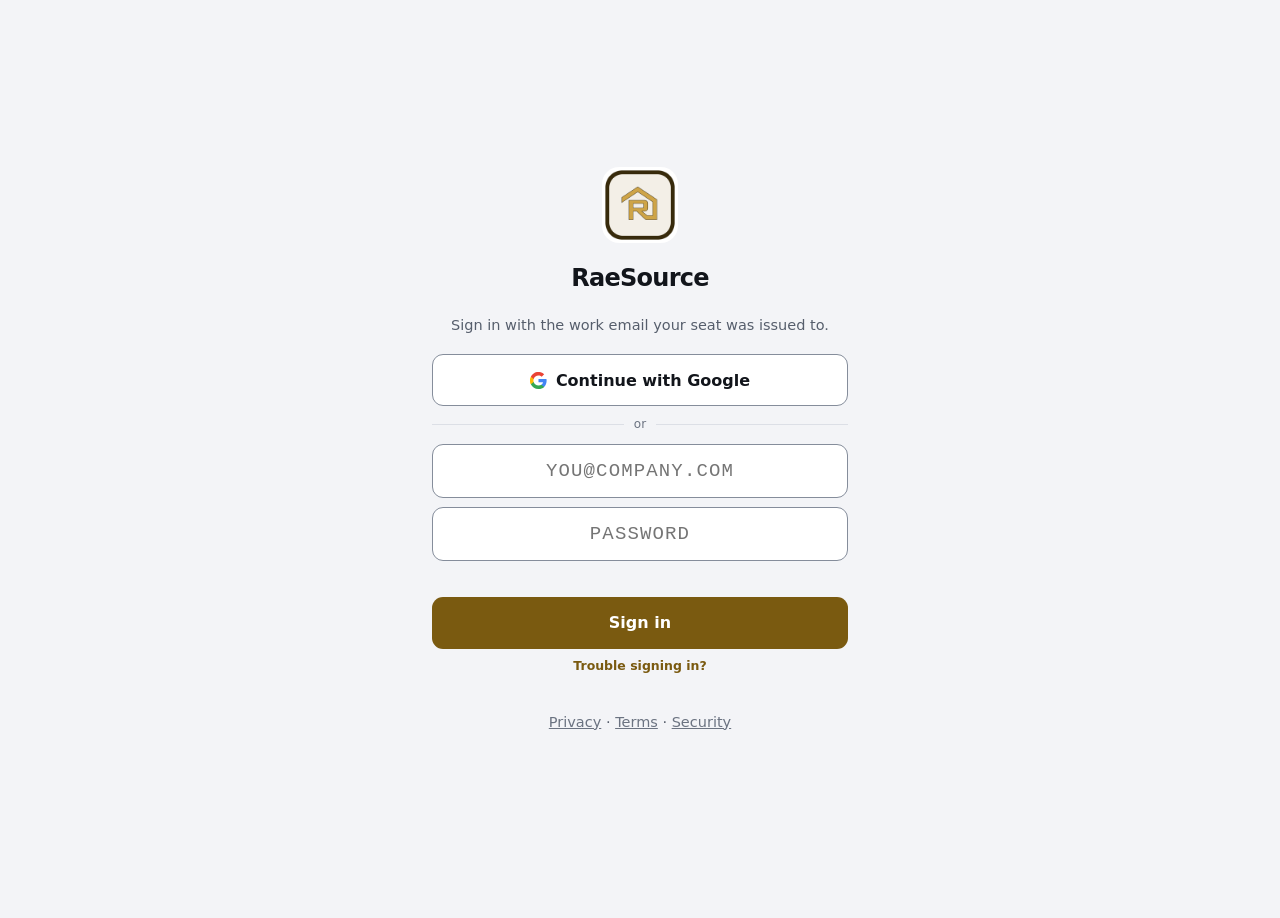
<file: index.html>
<!doctype html>
<html lang="en">
<head>
<meta charset="utf-8">
<meta name="viewport" content="width=device-width,initial-scale=1,viewport-fit=cover">
<meta name="theme-color" content="#CDA349">
<meta name="apple-mobile-web-app-capable" content="yes">
<meta name="apple-mobile-web-app-status-bar-style" content="default">
<meta name="apple-mobile-web-app-title" content="RaeSource">
<link rel="manifest" href="manifest.json">
<link rel="apple-touch-icon" href="icon-192.png">
<title>RaeSource</title>
<style>
:root{
  --ground:#F3F4F7; --surface:#FFFFFF; --sunk:#E7E9EE; --ink:#12151B;
  --muted:#565E6C; --faint:#6B7381; --rule:#DCDFE6; --rule-strong:#858D9B;
  --accent:#7A5A10; --accent-soft:#F7EEDA; --brand:#CDA349;
  --stamp:#A8331C; --stamp-soft:#FBE4DE;
  --live:#17538F; --live-soft:#E1EAF5;
  --win:#0E6A52; --win-soft:#DEEDE7; --dead:#566275;
  --mono:ui-monospace,SFMono-Regular,Menlo,monospace;
  --sans:-apple-system,BlinkMacSystemFont,"Segoe UI",system-ui,sans-serif;
  color-scheme:light;
}
*{box-sizing:border-box;-webkit-tap-highlight-color:transparent}
body{margin:0;background:var(--ground);color:var(--ink);font-family:var(--sans);
  font-size:16px;line-height:1.45;-webkit-font-smoothing:antialiased;
  padding-bottom:calc(18px + env(safe-area-inset-bottom))}
button,input,textarea,select{font-family:inherit;color:inherit}

/* ---------- activation ---------- */
#gate{min-height:100dvh;display:flex;flex-direction:column;justify-content:center;
  padding:32px 22px calc(32px + env(safe-area-inset-bottom));gap:18px;max-width:460px;margin:0 auto}
#gate img{width:76px;height:76px;border-radius:17px;align-self:center}
#gate h1{font-size:24px;font-weight:800;letter-spacing:-.03em;margin:0;text-align:center}
#gate p{margin:0;color:var(--muted);font-size:14.5px;text-align:center;line-height:1.55}
#gate input{width:100%;padding:15px 14px;font-size:19px;font-family:var(--mono);
  text-align:center;letter-spacing:.06em;text-transform:uppercase;
  border:1px solid var(--rule-strong);border-radius:11px;background:var(--surface);color:var(--ink)}
#gate input:focus{outline:2px solid var(--accent);outline-offset:-1px}
#gate button{width:100%;padding:15px;font-size:16px;font-weight:700;
  border:0;border-radius:11px;background:var(--accent);color:#fff;cursor:pointer;min-height:52px}
.err{color:var(--stamp);font-size:13.5px;text-align:center;min-height:18px}
.hint{font-size:12.5px;color:var(--faint);text-align:center;line-height:1.6}

/* ---------- shell ---------- */
#app{display:none}
header{position:sticky;top:0;z-index:20;background:var(--surface);
  border-bottom:1px solid var(--rule);padding:calc(9px + env(safe-area-inset-top)) 14px 0}
.brandrow{display:flex;align-items:center;gap:9px}
.mark{width:26px;height:26px;border-radius:6px;flex:0 0 auto}
.wm{font-weight:800;letter-spacing:-.02em;font-size:16px}
.wm span{color:var(--accent)}
/* Territory is a caption, not a control. It first shipped as plain text that
   nobody could tell was tappable; wrapping it in a pill with the cog fixed the
   affordance but created a new problem — one object saying two things, read as
   neither. The caption and the control are now separate. */
.terr{margin-left:auto;text-align:right;font-family:var(--mono);font-size:9px;
  line-height:1.45;color:var(--muted);text-transform:uppercase;letter-spacing:.06em}
.terr b{display:block;color:var(--ink);font-size:11.5px;text-transform:none;letter-spacing:0}
/* Its own round target, 44px so a thumb finds it, and dark enough to read as
   a control. Merged into the territory pill it was a grey smudge nobody tapped. */
/* A gear drawn as one solid path has no hole in the middle, so at 21px it read
   as a black clover. Initials are what every rep already recognises as "this is
   my account", they say who is signed in without a caption, and they cannot be
   rendered badly. */
.who{flex:0 0 auto;display:flex;align-items:center;justify-content:center;
  width:40px;height:40px;margin-left:10px;border-radius:999px;
  background:var(--accent);border:none;cursor:pointer;padding:0}
.who:active{filter:brightness(1.15)}
.who:focus-visible{outline:2px solid var(--ink);outline-offset:2px}
#whoIni{font-family:var(--sans);font-size:14px;font-weight:700;letter-spacing:.02em;
  color:#fff;line-height:1;text-transform:uppercase}

.pipe{display:flex;gap:5px;overflow-x:auto;scrollbar-width:none;padding:9px 0 10px}
.pipe::-webkit-scrollbar{display:none}
.pt{flex:0 0 auto;border:1px solid var(--rule-strong);background:var(--surface);
  border-radius:999px;padding:6px 12px;font-size:13px;font-weight:600;cursor:pointer;
  min-height:38px;display:flex;align-items:center;gap:6px;white-space:nowrap}
.pt b{font-family:var(--mono);font-size:11px;font-weight:700;opacity:.75}
.pt[aria-pressed="true"]{background:var(--accent);border-color:var(--accent);color:#fff}

/* ---------- script + notes, pinned above the leads ---------- */
#brief{margin:10px 14px 0;border:1px solid var(--rule-strong);border-radius:11px;
  background:var(--accent-soft);overflow:hidden}
#briefHd{display:flex;align-items:center;gap:8px;width:100%;background:none;border:0;
  padding:11px 13px;cursor:pointer;text-align:left;min-height:46px}
#briefHd .t{font-weight:700;font-size:14px;flex:1}
#briefHd .c{font-family:var(--mono);font-size:10px;color:var(--muted);
  text-transform:uppercase;letter-spacing:.07em}
#briefBody{padding:0 13px 13px;display:none}
#brief.open #briefBody{display:block}
#briefBody h4{font-family:var(--mono);font-size:9.5px;letter-spacing:.1em;
  text-transform:uppercase;color:var(--muted);margin:10px 0 5px;font-weight:600}
#briefBody p{margin:0 0 8px;font-size:14px;line-height:1.55;white-space:pre-wrap}
#briefBody textarea{width:100%;min-height:92px;padding:9px 10px;font-size:14px;
  line-height:1.5;border:1px solid var(--rule-strong);border-radius:8px;
  background:var(--surface);color:var(--ink);resize:vertical}
.brow{display:flex;gap:7px;margin-top:8px}
.brow button{flex:1;border:1px solid var(--rule-strong);background:var(--surface);
  border-radius:8px;padding:9px;font-size:13px;font-weight:600;cursor:pointer;min-height:42px}

main{padding:12px 14px 30px;display:flex;flex-direction:column;gap:10px}
.card{background:var(--surface);border:1px solid var(--rule);border-radius:13px;
  display:flex;flex-direction:column;overflow:hidden}
.card.open{border-color:var(--rule-strong)}
.head{display:flex;flex-direction:column;gap:8px;width:100%;background:none;border:0;
  padding:12px 13px;text-align:left;cursor:pointer;color:inherit;font:inherit}
.openrow{display:flex;align-items:center;gap:10px;margin-top:1px}
.openrow .num{font-family:var(--mono);font-size:15px;font-weight:700;flex:1}
.openrow .cta{display:flex;align-items:center;gap:5px;font-size:12.5px;font-weight:700;
  color:var(--accent)}
.openrow .cta i{width:7px;height:7px;border-right:2px solid var(--accent);
  border-bottom:2px solid var(--accent);transform:rotate(45deg);display:block;
  margin-bottom:2px;transition:transform .15s}
.card.open .openrow .cta i{transform:rotate(-135deg);margin-bottom:-2px}
.who-src{margin:0;font-family:var(--mono);font-size:9.5px;color:var(--muted);
  text-transform:uppercase;letter-spacing:.06em}
.top{display:flex;gap:10px;align-items:flex-start}
.gc{font-weight:700;font-size:16px;letter-spacing:-.01em;flex:1;min-width:0}
.gc small{display:block;font-weight:400;font-size:12.5px;color:var(--muted);margin-top:1px}
.win{flex:0 0 auto;text-align:center;background:var(--live-soft);color:var(--live);
  border-radius:9px;padding:5px 8px;font-family:var(--mono);font-weight:600;min-width:50px}
.win b{display:block;font-size:15px;line-height:1.1}
.win span{font-size:8px;letter-spacing:.07em;text-transform:uppercase}
.win.late{background:var(--stamp-soft);color:var(--stamp)}
.win.soon{background:var(--accent-soft);color:var(--accent)}
.job{font-size:13.5px;color:var(--muted)}
.job b{color:var(--ink);font-weight:600}
.addr{font-size:13.5px}
.chips{display:flex;flex-wrap:wrap;gap:5px}
.chip{font-family:var(--mono);font-size:9.5px;font-weight:600;letter-spacing:.05em;
  text-transform:uppercase;padding:3px 7px;border-radius:5px;
  background:var(--stamp-soft);color:var(--stamp)}
.chip.open{background:var(--live-soft);color:var(--live)}
.chip.stat{background:var(--sunk);color:var(--muted)}
.chip.stat.called{background:var(--accent-soft);color:var(--accent)}
.chip.stat.emailed{background:var(--live-soft);color:var(--live)}
.chip.stat.quoted{background:var(--brand);color:#241F15}
.chip.stat.won{background:var(--win-soft);color:var(--win)}
.chip.stat.dead{background:var(--stamp-soft);color:var(--stamp)}

.acts{display:flex;gap:7px}
.acts a,.acts button{flex:1;display:flex;align-items:center;justify-content:center;
  border-radius:10px;padding:11px 6px;font-size:14px;font-weight:700;
  text-decoration:none;border:1px solid var(--rule-strong);background:var(--surface);
  color:var(--ink);cursor:pointer;min-height:46px}
.acts a.call{background:var(--accent);border-color:var(--accent);color:#fff}
.acts a.mail{background:var(--live);border-color:var(--live);color:#fff}
.acts a.text{background:var(--sunk);border-color:var(--rule-strong)}
.acts a,.acts button{font-size:13.5px;padding:11px 4px}
.acts a.off{opacity:.4;pointer-events:none}

.detail{display:none;border-top:1px solid var(--rule);padding:11px 13px 12px;gap:9px;
  flex-direction:column;background:var(--ground)}
.card.open .detail{display:flex}
.detail h4{font-family:var(--mono);font-size:9.5px;letter-spacing:.1em;
  text-transform:uppercase;color:var(--muted);margin:0;font-weight:600}
.scope{font-size:13px;color:var(--muted);line-height:1.55;white-space:pre-wrap;margin:0}
.field{display:flex;gap:7px}
.field input,.field textarea{flex:1;padding:9px 10px;font-size:14px;
  border:1px solid var(--rule-strong);border-radius:8px;background:var(--ground);
  color:var(--ink);min-width:0}
.field button{border:1px solid var(--rule-strong);background:var(--surface);
  border-radius:8px;padding:0 13px;font-size:13px;font-weight:600;cursor:pointer;min-height:42px}
.stages{display:flex;flex-wrap:wrap;gap:5px}
.stage{border:1px solid var(--rule-strong);background:var(--surface);border-radius:7px;
  padding:6px 10px;font-size:12.5px;font-weight:600;cursor:pointer;min-height:38px}
.stage[aria-pressed="true"]{background:var(--ink);border-color:var(--ink);color:var(--ground)}
.log{margin:0;padding:0;list-style:none;display:flex;flex-direction:column;gap:5px}
.log li{font-size:12.5px;color:var(--muted);line-height:1.5;display:flex;gap:8px}
.log time{font-family:var(--mono);font-size:10.5px;color:var(--faint);flex:0 0 74px}
.dnc{background:none;border:0;color:var(--faint);font-size:12px;
  padding:2px 0 0;text-align:left;cursor:pointer;min-height:30px;text-decoration:underline}
.empty{text-align:center;color:var(--faint);padding:44px 20px;font-size:14px;line-height:1.6}
.empty b{display:block;color:var(--muted);font-size:15px;margin-bottom:6px}
#stale{display:none;margin:10px 14px 0;padding:9px 12px;border-radius:9px;
  background:var(--stamp-soft);color:var(--stamp);font-size:12.5px;line-height:1.5}
#stale.show{display:block}
#toast{position:fixed;left:50%;bottom:calc(18px + env(safe-area-inset-bottom));
  transform:translateX(-50%);background:var(--ink);color:var(--ground);
  padding:9px 16px;border-radius:9px;font-size:13px;opacity:0;pointer-events:none;
  transition:opacity .18s;z-index:40;max-width:88vw;text-align:center}
#toast.show{opacity:1}
/* --- pipeline board ---------------------------------------------------- */
.pt-dash{border-color:var(--accent);color:var(--accent)}
.pt-dash[aria-pressed="true"]{background:var(--accent);color:#fff;border-color:var(--accent)}
.dash{display:flex;flex-direction:column;gap:14px}
.tiles{display:grid;grid-template-columns:1fr 1fr;gap:9px}
.tile{display:flex;flex-direction:column;gap:1px;align-items:flex-start;text-align:left;
  background:var(--surface);border:1px solid var(--rule);border-left:4px solid var(--rule-strong);
  border-radius:11px;padding:11px 12px;cursor:pointer;color:inherit;font:inherit;min-height:0}
.tile .tn{font-size:26px;font-weight:800;line-height:1.05;letter-spacing:-.02em}
.tile .tl{font-family:var(--mono);font-size:10px;text-transform:uppercase;
  letter-spacing:.09em;font-weight:700}
.tile .ts{font-size:11.5px;color:var(--muted);margin-top:2px}
.t-bid{border-left-color:var(--accent)}
.t-won{border-left-color:var(--win)}
.t-won .tn{color:var(--win)}
.t-dead{border-left-color:var(--dead)}
.t-dead .tn{color:var(--dead)}
.ph{margin:2px 0 -4px;font-family:var(--mono);font-size:10px;text-transform:uppercase;
  letter-spacing:.09em;color:var(--muted);display:flex;gap:7px;align-items:center}
.ph b{background:var(--rule);color:var(--ink);border-radius:20px;padding:1px 7px;font-size:10px}
.plist{list-style:none;margin:0;padding:0;display:flex;flex-direction:column;gap:6px}
.prow{display:grid;grid-template-columns:1fr auto;gap:1px 10px;align-items:baseline;
  background:var(--surface);border:1px solid var(--rule);border-left:4px solid var(--rule-strong);
  border-radius:9px;padding:9px 11px;cursor:pointer}
.prow .pg{grid-column:1;grid-row:1;font-weight:700;font-size:14px}
.prow .pj{grid-column:1;grid-row:2;font-size:12px;color:var(--muted)}
.prow .pv{grid-column:2;grid-row:1 / span 2;font-family:var(--mono);font-size:13px;
  font-weight:700;align-self:center;text-align:right;white-space:nowrap}
.hintline{margin:-2px 2px 8px;font-size:12px;line-height:1.5;color:var(--muted)}
.capnote{grid-column:1 / -1;margin:14px 2px 4px;font-size:13px;
  color:var(--muted);text-align:center;line-height:1.5}
.card.leaving{opacity:0;transform:translateY(-6px);
  transition:opacity .18s ease,transform .18s ease}
.addseat{background:var(--surface);border:1px solid var(--rule);border-radius:11px;
  padding:14px;display:flex;flex-direction:column;gap:8px;margin-top:8px}
.seatnote{margin:0 2px 4px;font-size:13.5px;line-height:1.5;color:var(--muted)}
.seatnote b{color:var(--ink)}
.seaterr{margin:8px 2px 0;font-size:13.5px;color:var(--dead);line-height:1.5}
.seatok{margin-top:10px;padding:12px;border-radius:9px;background:var(--win-soft);
  border:1px solid var(--win)}
.seatok b{display:block;font-size:15px;color:var(--ink);margin-bottom:4px}
.seatok p{margin:0 0 8px;font-size:13.5px;line-height:1.5;color:var(--ink)}
.seatok textarea{width:100%;font-family:var(--mono);font-size:11.5px;line-height:1.5;
  border:1px solid var(--rule-strong);border-radius:7px;padding:8px;resize:vertical;
  background:var(--surface);color:var(--ink)}
.rolechip{font-family:var(--mono);font-size:9.5px;font-style:normal;letter-spacing:.06em;
  text-transform:uppercase;color:var(--accent);margin-left:6px}
.chip.noted{background:var(--sunk);color:var(--muted);border-color:var(--rule-strong)}
.c-work{border-left-color:var(--rule-strong)}
.c-bid{border-left-color:var(--accent)}
.c-won{border-left-color:var(--win)}
.c-won .pv{color:var(--win)}
.c-dead{border-left-color:var(--dead);opacity:.75}
.forwho{font-family:var(--mono);font-size:9.5px;color:var(--muted);
  text-transform:uppercase;letter-spacing:.06em;margin-top:-3px}
.chip.chase{background:var(--accent-soft);color:var(--accent)}
.chip.chase-od{background:var(--stamp-soft);color:var(--stamp)}
.chaserow{align-items:center}
.chasenow{flex:1;font-family:var(--mono);font-size:11px;color:var(--muted);
  text-transform:uppercase;letter-spacing:.06em}
.chaserow button{flex:0 0 auto;padding:8px 10px;font-size:12.5px}
.rolechip{font-style:normal;font-family:var(--mono);font-size:9px;
  text-transform:uppercase;letter-spacing:.06em;color:var(--muted);
  border:1px solid var(--rule);border-radius:4px;padding:1px 4px;margin-left:5px}

#authbox,#setpw,#helpbox{display:flex;flex-direction:column;gap:9px;width:100%}
/* display:flex beats the hidden attribute, so say it louder. This exact trap
   once rendered two whole views on top of each other. */
#authbox[hidden],#setpw[hidden],#helpbox[hidden],#go[hidden],.hint[hidden]{display:none !important}
#helpbox{gap:2px;margin-top:-2px}
.legal{margin:22px 0 0;font-size:12px;color:var(--faint);text-align:center}
.legal a{color:var(--faint)}
#gate button.oauth{background:var(--surface);color:var(--ink);
  border:1px solid var(--rule-strong);display:flex;align-items:center;
  justify-content:center;gap:9px;font-weight:600}
#gate button.oauth:hover{background:var(--sunk)}
.oauth svg{width:17px;height:17px;flex:none}
.or{display:flex;align-items:center;gap:10px;color:var(--faint);font-size:12px;
  margin:1px 0}
.or::before,.or::after{content:"";flex:1;height:1px;background:var(--rule)}
#authHelp{margin-top:-2px}
#setpw .err{margin:0}
.err.ok{color:var(--win)}
#authbox .linky{background:none;border:0;color:var(--accent);font-size:12.5px;
  font-weight:600;min-height:0;padding:2px}
#syncbar{position:fixed;left:50%;transform:translateX(-50%);bottom:12px;z-index:60;
  background:var(--ink);color:var(--ground);font:600 11.5px/1 var(--sans);
  padding:7px 13px;border-radius:999px;box-shadow:0 5px 18px rgba(0,0,0,.25)}
/* ---------- account menu ---------- */
#menu{position:fixed;inset:0;z-index:70;background:rgba(18,21,27,.45);
  display:flex;align-items:flex-end;justify-content:center}
#menu[hidden]{display:none !important}
#menu .sheet{background:var(--surface);width:100%;max-width:520px;
  border-radius:16px 16px 0 0;padding:14px 14px calc(14px + env(safe-area-inset-bottom));
  display:flex;flex-direction:column;gap:7px}
#menu .mhead{padding:2px 4px 8px;border-bottom:1px solid var(--rule);margin-bottom:4px}
#menu .mhead b{display:block;font-size:15px}
#menu .mhead span{font-family:var(--mono);font-size:11px;color:var(--muted);
  text-transform:uppercase;letter-spacing:.07em}
#menu button{width:100%;padding:13px;font-size:15px;font-weight:600;text-align:left;
  background:var(--sunk);color:var(--ink);border:0;border-radius:10px;cursor:pointer}
#menu button.danger{color:var(--stamp)}
#menu button.linky{background:none;color:var(--muted);text-align:center;
  font-weight:600;font-size:13px;padding:8px}
/* ---------- desktop ----------
   Built phone-first, and on a monitor that left one card stretched across
   fourteen hundred pixels: a company name at one edge and its phone number at
   the other. A sales floor works on desks, so cap the measure and use the
   width for more leads rather than longer lines. */
/* Text opens the device's own Messages app. A phone does that; a desktop
   mostly swallows the click and does nothing, which reads as a broken button.
   Hide it where the pointer is a mouse rather than a finger. When real
   platform texting ships (A2P 10DLC), this rule comes out. */
@media (hover:hover) and (pointer:fine){ .acts .text{display:none} }

@media (min-width:900px){
  header > *{max-width:1180px;margin-left:auto;margin-right:auto;width:100%}
  #brief,#stale{max-width:1180px;margin-left:auto;margin-right:auto}
  main#list{max-width:1180px;margin:0 auto;
    display:grid;grid-template-columns:1fr 1fr;gap:11px;align-items:start}
  main#list > .empty,
  main#list > .dash{grid-column:1 / -1}
  /* An opened card carries a form; it gets the full width rather than being
     squeezed into half of one. */
  .card.open{grid-column:1 / -1}
  .tiles{grid-template-columns:repeat(4,1fr)}
  #menu .sheet{border-radius:16px;margin-bottom:8vh;max-width:460px}
  #menu{align-items:center}
}
@media (min-width:1320px){
  main#list{grid-template-columns:1fr 1fr 1fr;max-width:1500px}
  header > *,#brief,#stale{max-width:1500px}
}
@media (prefers-reduced-motion:reduce){#toast{transition:none}}
</style>
<script src="config.js?v=40"></script>
<script src="sync.js?v=40"></script>
</head>
<body>

<section id="gate">
  <img src="icon-192.png" alt="">
  <h1>RaeSource</h1>
  <p id="gatesub">Sign in to your leads.</p>

  <form id="authbox" onsubmit="return false">
    <button type="button" id="googleGo" class="oauth">
      <svg viewBox="0 0 18 18" aria-hidden="true"><path fill="#4285F4" d="M17.6 9.2c0-.6-.1-1.3-.2-1.9H9v3.5h4.8a4.1 4.1 0 0 1-1.8 2.7v2.3h2.9c1.7-1.6 2.7-3.9 2.7-6.6z"/><path fill="#34A853" d="M9 18c2.4 0 4.5-.8 6-2.2l-2.9-2.3c-.8.5-1.8.9-3.1.9-2.4 0-4.4-1.6-5.1-3.8H.9v2.4A9 9 0 0 0 9 18z"/><path fill="#FBBC05" d="M3.9 10.7a5.4 5.4 0 0 1 0-3.4V4.9H.9a9 9 0 0 0 0 8.2l3-2.4z"/><path fill="#EA4335" d="M9 3.6c1.3 0 2.5.5 3.4 1.3l2.6-2.6A9 9 0 0 0 .9 4.9l3 2.4C4.6 5.2 6.6 3.6 9 3.6z"/></svg>
      Continue with Google</button>
    <div class="or"><span>or</span></div>
    <input id="mailin" name="username" type="email" inputmode="email" autocapitalize="off"
           autocomplete="username" spellcheck="false" placeholder="you@company.com"
           aria-label="Work email">
    <input id="passin" name="password" type="password" autocomplete="current-password"
           placeholder="Password" aria-label="Password">
    <div class="err" id="err"></div>
    <button type="submit" id="authGo">Sign in</button>
    <button id="authHelp" class="linky">Trouble signing in?</button>
    <div id="helpbox" hidden>
      <button id="authLink" class="linky">Email me a sign-in link instead</button>
      <button id="authForgot" class="linky">Reset my password</button>
    </div>
  </form>

  <div id="setpw" hidden>
    <input id="pw1" type="password" autocomplete="new-password"
           placeholder="Choose a password" aria-label="New password">
    <input id="pw2" type="password" autocomplete="new-password"
           placeholder="Type it again" aria-label="Confirm password">
    <div class="err" id="pwerr"></div>
    <button id="pwSave">Save password</button>
    <button id="pwSkip" class="linky">Skip for now</button>
  </div>

  <button id="go" hidden></button>
  <p class="hint" hidden></p>
  <p class="legal"><a href="privacy.html">Privacy</a> &middot;
     <a href="terms.html">Terms</a> &middot;
     <a href="security.html">Security</a></p>
</section>

<div id="app">
  <header>
    <div class="brandrow">
      <img class="mark" src="icon-192.png" alt="">
      <span class="wm">Rae<span>Source</span></span>
      <span class="terr">your territory<b id="who"></b></span>
      <button class="who" id="whoBtn" aria-label="Account and settings"><span id="whoIni">··</span></button>
    </div>
    <div class="filtbar">
      <select id="fSector" aria-label="Job type">
        <option value="">All jobs</option>
        <option value="Residential">Homes only</option>
        <option value="Commercial">Commercial only</option>
      </select>
      <select id="fTrade" aria-label="Which of your trades" hidden></select>
      <select id="fScope" aria-label="Whose leads" hidden>
        <option value="mine">My leads</option>
        <option value="all">Everyone&rsquo;s leads</option>
      </select>
      <select id="fAge" aria-label="Permit age">
        <option value="">Any age</option>
        <option value="0-30">0&ndash;30 days old</option>
        <option value="31-90">31&ndash;90 days old</option>
        <option value="91-180">91&ndash;180 days old</option>
        <option value="181-">Over 180 days</option>
      </select>
    </div>
    <div class="pipe" id="pipe"></div>
  </header>

  <div id="stale"></div>

  <div id="brief">
    <button id="briefHd">
      <span class="t">Call script &amp; notes</span>
      <span class="c" id="briefState">tap to open</span>
    </button>
    <div id="briefBody">
      <h4>What to say</h4>
      <p id="scriptText"></p>
      <h4>Your details &mdash; used by the Text and Email buttons</h4>
      <div class="field"><input id="meName" placeholder="Your name" autocomplete="name"></div>
      <div class="field"><input id="meCo" placeholder="Company" autocomplete="organization"></div>
      <div class="field"><input id="meMail" type="email" inputmode="email"
        autocapitalize="off" spellcheck="false" placeholder="you@company.com"
        autocomplete="email"></div>
      <div class="field"><select id="meMailer" aria-label="Which email you use">
        <option value="auto">My computer&rsquo;s mail app (Apple Mail, Outlook desktop)</option>
        <option value="gmail">Gmail</option>
        <option value="outlook">Outlook / Microsoft 365</option>
        <option value="outlookcom">Outlook.com or Hotmail</option>
      </select></div>
      <p class="hintline">Gmail and Outlook send from whichever account your
        browser is signed into. If the wrong name shows up on a sent email,
        switch accounts in that tab &mdash; or pick &ldquo;my usual mail
        app&rdquo; here.</p>
      <h4>Your notes &mdash; everyone on this phone sees them</h4>
      <textarea id="teamNotes" placeholder="Pricing, lead times, who to ask for&hellip;"></textarea>
      <div class="brow">
        <button id="notesSave">Save notes</button>
        <button id="scriptCopy">Copy script</button>
      </div>
    </div>
  </div>

  <main id="list"></main>
</div>

<div id="menu" hidden>
  <div class="sheet">
    <div class="mhead">
      <b id="mWho"></b>
      <span id="mCo"></span>
    </div>
    <button id="mProfile">Your details &amp; email app</button>
    <button id="mBill">Billing &amp; payment method</button>
    <button id="mHelp">Contact support</button>
    <button id="mPush">Follow-up reminders</button>
    <button id="mInstall">Install on this device</button>
    <button id="mOut" class="danger">Sign out</button>
    <button id="mClose" class="linky">Close</button>
  </div>
</div>

<div id="toast"></div>
<div id="syncbar" hidden></div>

<script>
/* ============================================================
   RaeSource field app.

   A licence key is an unguessable filename, not a token this app trusts. Each
   client's file holds only their leads, so the whole thing runs on static
   hosting with no backend.

   A list is not a product, so every lead carries a stage, an email captured on
   the call, notes and a timestamped log. Stage drives the tabs: pressing Call
   moves the card out of the queue and into Working, rather than greying out in
   place.

   On email: permit data contains NO email addresses anywhere in Texas. TDLR
   publishes licensee name, address and phone, and explicitly not email. So the
   call is how you get it — capture it on the card and the Email button lights up.
   ============================================================ */
const KEY_STORE="raesource.key", CRM_STORE="raesource.crm",
      DNC_STORE="raesource.dnc", NOTE_STORE="raesource.teamnotes",
      ME_STORE="raesource.me";

const load=(k,d)=>{ try{ return JSON.parse(localStorage.getItem(k)) ?? d; }catch(e){ return d; } };
const put =(k,v)=>{ try{ localStorage.setItem(k, JSON.stringify(v)); }catch(e){} };

let DATA=null, TAB="window";
const crm=load(CRM_STORE,{}), dnc=load(DNC_STORE,{});

/* What is typed but not yet saved, per lead. Notes and contact edits lived
   only in the DOM, and every render() rebuilt the card from the saved record -
   so choosing a stage, tapping a follow-up or receiving a sync tick silently
   threw away whatever was half-written. A rep loses the note they were taking
   about the call they just had, which is the worst possible moment for it.
   Drafts survive redraws and are cleared when the field they belong to saves. */
const DRAFTS={};
const dv=(id,k,fallback)=>(DRAFTS[id] && DRAFTS[id][k]!==undefined)
  ? DRAFTS[id][k] : fallback;
const setDraft=(id,k,v)=>{ (DRAFTS[id]=DRAFTS[id]||{})[k]=v; };
const clearDraft=(id,keys)=>{ if(DRAFTS[id]) keys.forEach(k=>delete DRAFTS[id][k]); };
let ME=load(ME_STORE,{name:"",co:"",mail:"",mailer:""});
const esc=s=>String(s??"").replace(/[&<>"']/g,c=>({"&":"&amp;","<":"&lt;",">":"&gt;",'"':"&quot;","'":"&#39;"}[c]));
const clean=s=>String(s??"").replace(/\*+\s*main\s*\*+/ig," ").replace(/\*+/g," ")
  .replace(/\s{2,}/g," ").replace(/[\s,]+$/,"").trim();
const fmtPhone=d=>d&&d.length===10?`(${d.slice(0,3)}) ${d.slice(3,6)}-${d.slice(6)}`:d||"";
const now=()=>new Date().toISOString();
const shortDate=t=>new Date(t).toLocaleDateString(undefined,{month:"short",day:"numeric"});

const rec=id=>{
  const r = crm[id] || (crm[id]={stage:"new",email:"",notes:"",log:[]});
  if(r.contact===undefined) r.contact="";
  if(r.phone===undefined) r.phone="";
  if(r.value===undefined) r.value=0;
  if(r.touched===undefined) r.touched=0;
  if(r.followUp===undefined) r.followUp="";
  return r;
};
const saveCrm=()=>put(CRM_STORE,crm);
/* Every event goes to the server as well as this device. Without that, "who
   called this GC" is knowledge trapped on one phone, and a sales manager
   cannot see who is working and who is not. Fire and forget: the local record
   is what the UI reads, so a dropped request costs history, never a lead. */
const logIt=(id,e)=>{
  const r=rec(id);
  /* Anything that counts as reaching out restarts the follow-up clock. */
  if(/^(Called|Texted|Emailed)/.test(e)) r.touched = Date.now();
  r.log.unshift({t:now(),e});
  saveCrm();
  if(CLIENT_ID && RSSync.configured() && RSSync.session())
    RSSync.log(CLIENT_ID, id, e, ME.name || "");
};

const STAGES=[{k:"new",label:"New"},{k:"called",label:"Called"},{k:"emailed",label:"Emailed"},
  {k:"quoted",label:"Bidding"},{k:"won",label:"Won"},{k:"dead",label:"Dead"}];
const STAGE_LABEL=Object.fromEntries(STAGES.map(s=>[s.k,s.label]));

/* The lane decides who is being called, so it decides the script. */
const SCRIPTS={
  mep:t=>`Ask for the project manager named on the permit.\n\n`
    +`"Hi — I saw you pulled the building permit at {ADDRESS}. We do ${t} work in this `
    +`area, and it looks like you haven't got a ${t} sub on it yet. Are you still taking `
    +`bids on that scope?"\n\n`
    +`If yes — get the email and send your capability sheet the same day.\n`
    +`If no — ask who won it and when they bid the next one.`,
  vendor:t=>`Ask for whoever orders material.\n\n`
    +`"Hi — I saw you pulled the ${t} permit at {ADDRESS}. We supply ${t} contractors `
    +`around here. Who handles your material orders, and can I send over pricing?"\n\n`
    +`Get the email. Send pricing while the job is still being bought out.`,
  unlicensed:t=>`Ask for the project manager or the superintendent.\n\n`
    +`"Hi — I saw your permit at {ADDRESS}. Looks far enough along to be picking ${t}. `
    +`Are you taking bids on that yet, or has it been awarded?"\n\n`
    +`Too early — ask when they'll buy it out, and note the date.\n`
    +`Bidding now — get the email and send the quote sheet today.`,
};

/* ---------------------------------------------------------------- sync ---
   localStorage stays the thing the UI reads, so nothing waits on a network.
   Changes are detected by diffing against the last successfully pushed
   snapshot, which means no call site has to remember to mark anything dirty. */
let CLIENT_ID=null, SYNCING=false;
const SYNCED="raesource.synced";
const FIELDS=r=>JSON.stringify([r.stage,r.value|0,r.contact||"",r.email||"",
  r.phone||"",r.notes||"",!!r.dnc,r.followUp||""]);
const pristine=r=>r.stage==="new" && !r.value && !r.contact && !r.email
  && !r.phone && !r.notes && !r.dnc && !r.followUp && !(r.log && r.log.length);

function syncBar(msg){
  const el=document.getElementById("syncbar");
  if(!msg){ el.hidden=true; return; }
  el.textContent=msg; el.hidden=false;
}

async function syncTick(){
  if(SYNCING || !CLIENT_ID || !RSSync.configured() || !RSSync.session()) return;
  SYNCING=true;
  try{
    const snap=load(SYNCED,{});
    let queued=0;
    for(const id in crm){
      const r=rec(id);
      /* Rendering a card calls rec(), which creates a blank record. Without
         this guard a first sync would write one empty activity row per lead
         on screen — a thousand rows saying nothing happened. */
      if(pristine(r)){ continue; }
      const f=FIELDS(r);
      if(snap[id]!==f){ RSSync.enqueue(id,r); queued++; }
    }
    const waiting = RSSync.pending();
    if(!navigator.onLine){ syncBar(waiting?waiting+" waiting for signal":null); return; }
    /* Flush whenever anything is queued, not only when this cycle added
       something. A queue that failed to drain earlier had nothing new to push
       it along: `queued` was zero, flush was never called, and the count sat on
       screen for good while the server already had every row. */
    if(queued || waiting){
      const sent=await RSSync.flush(CLIENT_ID);
      if(sent){ for(const id in crm) snap[id]=FIELDS(rec(id)); put(SYNCED,snap); }
    }
    const rows=await RSSync.pull();
    let changed=0;
    for(const row of rows){
      const r=rec(row.lead_id);
      const incoming=[row.stage,row.value|0,row.contact,row.email,row.phone,
                      row.notes,row.dnc,row.follow_up_at||""];
      if(FIELDS(r)===JSON.stringify(incoming)) continue;
      /* Last write wins, decided by the server clock. Nothing is lost: the
         append-only log on the server keeps who did what. */
      r.stage=row.stage; r.value=row.value|0; r.contact=row.contact;
      r.email=row.email; r.phone=row.phone; r.notes=row.notes; r.dnc=row.dnc;
      r.followUp=row.follow_up_at||"";
      r.by=row.updated_by||r.by||"";
      if(row.updated_at) r.touched = r.touched || Date.parse(row.updated_at);
      snap[row.lead_id]=FIELDS(r); changed++;
    }
    if(changed){
      saveCrm(); put(SYNCED,snap);
      /* Never redraw the list out from under someone who is typing. A sync
         tick rebuilds every card, which throws away whatever is in a notes or
         contact field that has not been saved yet — and the moment a rep is
         most likely to be typing is while they are on the phone. Data is
         already stored; the repaint can wait for them to finish. */
      const a=document.activeElement;
      const busy = a && /^(INPUT|TEXTAREA|SELECT)$/.test(a.tagName) && a.closest(".card");
      if(!busy) render();
    }
    syncBar(RSSync.pending()?RSSync.pending()+" not saved yet":null);
  }catch(e){ syncBar("Offline \u2014 changes are saved on this device"); }
  finally{ SYNCING=false; }
}

async function activate(key){
  const res=await fetch(`leads/${encodeURIComponent(key)}.json`,{cache:"no-cache"});
  if(!res.ok) throw new Error(res.status===404
    ? "That key isn't recognised. Check it against your welcome email."
    : `Couldn't reach the server (${res.status}). Try again in a moment.`);
  const doc=await res.json();
  if(!doc||!Array.isArray(doc.leads)) throw new Error("That file looks damaged. Contact support.");
  return doc;
}

/* One browser, two accounts. Signing out clears the caches; signing IN as
   somebody else did not, so the previous account's leads, notes, DNC list and
   unsent queue stayed in localStorage and were rendered under the new
   account's header. Worse, the queue is stamped with the client at flush
   time, so one account's unsent notes would have been written to another's
   ledger. Wipe on a change of client, never on a first sight of one - an
   existing customer has no recorded owner yet, and must not lose the notes in
   their queue the first time they load this build. */
const OWNER_STORE = "raesource.owner";
function guardOwner(clientId){
  if(!clientId) return;
  const prev = load(OWNER_STORE, null);
  if(prev && prev !== clientId){
    [CRM_STORE, DNC_STORE, NOTE_STORE, SYNCED, KEY_STORE, ME_STORE, SSTORE]
      .forEach(k=>{ try{ localStorage.removeItem(k); }catch(e){} });
    try{ localStorage.removeItem("raesource.queue");
         localStorage.removeItem("raesource.cursor"); }catch(e){}
  }
  put(OWNER_STORE, clientId);
}

function boot(doc){
  guardOwner(doc.clientId||null);
  DATA=doc;
  CLIENT_ID=doc.clientId||null;
  IS_OWNER = false;
  if(CLIENT_ID){
    RSSync.team(CLIENT_ID).then(t=>{
      TEAM = t;
      const me = RSSync.whoAmI();
      const mine = me && t.people.find(p=>p.id===me.id);
      ME_ID = me ? me.id : null;
      if(!ME.name && mine && mine.full_name){
        ME.name = mine.full_name; put(ME_STORE, ME);
        const f=document.getElementById("meName"); if(f) f.value = ME.name;
        paintAvatar();
      }
      const idx = me ? t.people.findIndex(p=>p.id===me.id) : -1;
      SEATS   = Math.max(t.people.length,1);
      MY_SEAT = idx >= 0 ? idx : 0;
      if(mine && mine.role==="owner") IS_OWNER=true;
      scopeUI(); render();
    }).catch(()=>{});
    syncTick();
    setInterval(syncTick,20000);
    window.addEventListener("online",syncTick);
    document.addEventListener("visibilitychange",()=>{ if(!document.hidden) syncTick(); });
  }
  document.getElementById("gate").style.display="none";
  document.getElementById("app").style.display="block";
  const nTr = (doc.trades && doc.trades.length) ? doc.trades.length : 1;
  const label = nTr > 1
    ? `${nTr} trades`
    : doc.trade[0].toUpperCase()+doc.trade.slice(1);
  document.getElementById("who").textContent =
    `${label} · ${doc.zips.length} ZIP${doc.zips.length===1?"":"s"}`;
  document.getElementById("scriptText").textContent =
    doc.script || (SCRIPTS[doc.lane]||SCRIPTS.mep)(doc.trade);
  document.getElementById("teamNotes").value = load(NOTE_STORE,"");
  /* These three used to start blank on every device, so a rep who filled them
     in on their phone hit "Add your email up top first" on the office desktop
     and had to do it again. We already know all of it: the address they signed
     in with, the name on their seat, and the company that bought the seat. Fill
     it in and let them correct it, rather than making onboarding a typing test. */
  const who = RSSync.configured() ? RSSync.whoAmI() : null;
  if(!ME.mail && who && who.email) ME.mail = who.email;
  if(!ME.co) ME.co = doc.client || "";
  SEATS_INCLUDED = doc.seats || 10;
  /* Signing in with Google is a far better signal than the address itself:
     a business on Google Workspace has its own domain, so "@goldenhome.com"
     tells you nothing while "signed in with Google" tells you everything. */
  if(!ME.mailer && who && who.provider === "google") ME.mailer = "gmail";
  if(ME.mail || ME.co || ME.mailer) put(ME_STORE, ME);

  document.getElementById("meName").value = ME.name;
  document.getElementById("meCo").value   = ME.co;
  document.getElementById("meMail").value = ME.mail;
  /* Guess from the address they signed in with rather than making them choose.
     Wrong guesses cost one dropdown; asking everyone costs every rep a step. */
  document.getElementById("meMailer").value = mailerPref();
  paintAvatar();

  const days=(new Date(doc.expires)-new Date())/86400000;
  const st=document.getElementById("stale");
  if(days<0){ st.className="show";
    st.innerHTML=`<b>This list has expired.</b> Built ${esc(doc.generated)}. Ask for a refresh.`; }
  else if(days<7){ st.className="show";
    st.textContent=`Refreshes in ${Math.ceil(days)} day${Math.ceil(days)===1?"":"s"}.`; }
  render();
}

/* One place that says which list a stage belongs to. */
const VIEW_FOR_STAGE={new:"all",called:"working",emailed:"working",
  quoted:"bidding",won:"won",dead:"dead"};

/* Do-not-call has to hold across devices and people on the same account. The
   phone-keyed map below is local to this browser; r.dnc is the field sync
   actually carries. The suppression action only ever wrote the local map, so a
   lead one person had been asked not to call kept appearing for everybody
   else. Read both, write both. */
const blocked=l=>!!dnc[l.phone] || !!(crm[l.id] && crm[l.id].dnc);
const slotOpen=l=>DATA.lane==="vendor"||!(l.taken||[]).includes(DATA.trade);
const inWindow=l=>l.day!==null&&l.day>=DATA.window[0]&&l.day<=DATA.window[1];
const winClass=l=>l.day===null?"":l.day<DATA.window[0]?"soon":l.day>DATA.window[1]?"late":"";

/* Two things a rep asks constantly and could not answer before: is this a
   house or a commercial job, and how far along is it. Both are already on
   every lead, so this is a view over the same data, not another fetch. */
let F_SECTOR = load("raesource.f.sector", "");
let F_AGE    = load("raesource.f.age", "");
let F_TRADE  = load("raesource.f.trade", "");

/* Which trades each kind of job employs. Generated from the same table the
   server filters with (src/permitledger/scope.py), so the two cannot drift.
   An account selling four trades gets four streams in one list; this is what
   lets a framer look at only the framing. */
const CAT_TRADES = {"New home build":["appliances","cabinetry","cleaning","closets","concrete","countertops","decks_patios","demolition","driveway","drywall","dumpsters","electrical","epoxy","excavation","fencing","fire_sprinkler","flooring","framing","garage_door","glass","gutters","insulation","interior_design","interior_doors","irrigation","landscaping","low_voltage","masonry","mechanical","painting","pest_control","plumbing","pools","roofing","septic","siding","solar","stucco","surveying","tile","trim","underground_utilities","waterproofing","windows_doors"],"ADU / second dwelling":["appliances","cabinetry","cleaning","closets","concrete","countertops","decks_patios","demolition","driveway","drywall","dumpsters","electrical","epoxy","excavation","fencing","fire_sprinkler","flooring","framing","garage_door","glass","gutters","insulation","interior_design","interior_doors","irrigation","landscaping","low_voltage","masonry","mechanical","painting","pest_control","plumbing","pools","roofing","septic","siding","solar","stucco","surveying","tile","trim","underground_utilities","waterproofing","windows_doors"],"Addition":["appliances","cabinetry","cleaning","closets","concrete","countertops","decks_patios","demolition","driveway","drywall","dumpsters","electrical","epoxy","excavation","fencing","fire_sprinkler","flooring","framing","garage_door","glass","gutters","insulation","interior_design","interior_doors","irrigation","landscaping","low_voltage","masonry","mechanical","painting","pest_control","plumbing","roofing","siding","solar","stucco","surveying","tile","trim","underground_utilities","waterproofing","windows_doors"],"Remodel":["appliances","cabinetry","cleaning","closets","countertops","demolition","drywall","dumpsters","electrical","epoxy","fire_sprinkler","flooring","framing","garage_door","glass","insulation","interior_design","interior_doors","low_voltage","masonry","mechanical","painting","plumbing","tile","trim","waterproofing","windows_doors"],"Commercial":["appliances","cabinetry","cleaning","closets","concrete","countertops","demolition","driveway","drywall","dumpsters","electrical","epoxy","fire_sprinkler","flooring","framing","garage_door","glass","insulation","interior_design","interior_doors","landscaping","low_voltage","masonry","mechanical","painting","plumbing","roofing","siding","stucco","tile","trim","waterproofing","windows_doors"],"Foundation":["concrete","demolition","dumpsters","excavation","masonry","pest_control","surveying","waterproofing"],"Demolition":["cleaning","demolition","dumpsters","excavation","surveying"],"Windows & doors":["glass","interior_doors","painting","siding","stucco","trim","windows_doors"],"Pool & spa":["concrete","decks_patios","dumpsters","electrical","excavation","fencing","irrigation","landscaping","plumbing","pools"],"Driveway & sidewalk":["concrete","driveway","dumpsters","excavation"],"Outdoor structure":["concrete","decks_patios","dumpsters","electrical","framing","garage_door","masonry","painting","roofing"],"Roofing":["dumpsters","gutters","insulation","roofing"],"HVAC":["electrical","insulation","mechanical"],"Plumbing service":["plumbing"],"Solar / EV / battery":["electrical","roofing","solar"],"Electrical service":["electrical","low_voltage"],"Irrigation":["irrigation","landscaping"],"Relocation":["concrete","dumpsters","excavation","framing","roofing","septic","surveying","underground_utilities"],"Unclassified":["appliances","cabinetry","cleaning","closets","concrete","countertops","decks_patios","demolition","driveway","drywall","dumpsters","electrical","epoxy","excavation","fencing","fire_sprinkler","flooring","framing","garage_door","glass","gutters","insulation","interior_design","interior_doors","irrigation","landscaping","low_voltage","masonry","mechanical","painting","pest_control","plumbing","pools","roofing","septic","siding","solar","stucco","surveying","tile","trim","underground_utilities","waterproofing","windows_doors"]};
/* Sales categories, mapped to the lead trade each one consumes. A ready-mix
   supplier and a concrete sub want the same jobs at the same moment - the
   same permit sold to two buyers who do not compete. Without an entry here a
   category is sellable and delivers nothing, which is worse than not selling
   it. */
const TRADE_ALIAS = {
  "cabinets":"cabinetry",
  "paint":"painting",
  "windows":"windows_doors",
  "doors":"interior_doors",
  "decks":"decks_patios",
  "patios_pergolas":"decks_patios",
  "outdoor_kitchens":"decks_patios",
  "driveway_flatwork":"driveway",
  "ready_mix":"concrete",
  "lumber_yards":"framing",
  "roofing_supply":"roofing",
  "masonry_supply":"masonry",
  "plumbing_supply":"plumbing",
  "electrical_supply":"electrical",
  "hvac_supply":"mechanical",
  "flooring_supply":"flooring",
  "cabinet_wholesale":"cabinetry",
  "building_products":"windows_doors",
  "grading":"excavation",
  "tree_service":"demolition",
  "retaining_walls":"masonry",
  "wells":"septic",
  "equipment_rental":"excavation",
  "temp_fencing":"fencing",
  "portable_toilets":"dumpsters",
  "scaffolding":"masonry",
  "rebar_post_tension":"concrete",
  "structural_steel":"framing",
  "misc_metals":"framing",
  "sheet_metal":"roofing",
  "stone":"masonry",
  "millwork":"trim",
  "stairs_railings":"trim",
  "shower_enclosures":"glass",
  "window_treatments":"windows_doors",
  "gas_propane":"plumbing",
  "water_treatment":"plumbing",
  "security_alarm":"low_voltage",
  "smart_home":"low_voltage",
  "audio_video":"low_voltage",
  "fire_alarm":"fire_sprinkler",
  "generators":"electrical",
  "ev_charging":"electrical",
  "elevators":"mechanical",
  "pool_service":"pools"
};
const TRADE_LABEL = {underground_utilities:"underground utilities",
  pest_control:"pest / termite", windows_doors:"windows & doors",
  fire_sprinkler:"fire sprinkler", low_voltage:"low voltage",
  interior_doors:"interior doors", garage_door:"garage doors",
  closets:"closets & shelving", epoxy:"epoxy floors",
  decks_patios:"decks & patios", dumpsters:"dumpsters",
  driveway:"driveway & flatwork", interior_design:"interior design"};
const tradeLabel = t => TRADE_LABEL[t] || t;
const catOf = job => (job||"").split(" \u2014 ")[0].split(" - ")[0].trim();
/* A general contractor is not a trade, it is all of them. Smaller GCs self-
   perform several scopes - framing one week, siding and window install the
   next - so they buy the whole permit feed and decide for themselves what to
   bid. Every other category consumes one lead trade; this one consumes the
   category's entire list, which is why it cannot be an alias. */
const TRADE_ALL = "general_contractor";
const tradesFor = l => {
  const allowed = CAT_TRADES[catOf(l.job)];
  const mine = (DATA.trades && DATA.trades.length) ? DATA.trades : [DATA.trade];
  if(!allowed) return mine;                    // unknown category: do not hide it
  if(mine.indexOf(TRADE_ALL) >= 0) return allowed.slice();
  return mine.filter(t => allowed.indexOf(TRADE_ALIAS[t] || t) >= 0);
};
const tradeOk = l => !F_TRADE || tradesFor(l).indexOf(F_TRADE) >= 0;

const ageBand=l=>{
  if(!F_AGE) return true;
  if(l.day===null) return false;
  const [lo,hi]=F_AGE.split("-");
  return l.day >= +lo && (hi === "" || l.day <= +hi);
};
const sectorOk=l=>!F_SECTOR || l.sector===F_SECTOR;
const passes=l=>sectorOk(l) && ageBand(l) && tradeOk(l);

/* "Ready now" means a job inside your trade's buy-out window. An age filter
   narrower than that window makes the tab structurally empty — cabinets are
   bought out at day 75-170, so "0-30 days old" can never produce one, and the
   screen said "Nothing matches this filter" as though the leads were missing.
   Name the clash instead. */
function ageClash(){
  if(!F_AGE || !DATA || !DATA.window) return null;
  const [lo,hi]=F_AGE.split("-");
  const aLo=+lo, aHi=hi===""?Infinity:+hi;
  const [wLo,wHi]=DATA.window;
  if(aLo<=wHi && wLo<=aHi) return null;          // they overlap, no clash
  return {age:[aLo,aHi], win:[wLo,wHi]};
}

function filterLabel(){
  const bits=[];
  bits.push(F_SECTOR || "All jobs");
  if(F_AGE){
    const [lo,hi]=F_AGE.split("-");
    bits.push(hi === "" ? `${lo}+ days` : `${lo}\u2013${hi} days`);
  }
  return bits.join(" \u00b7 ");
}

function buckets(){
  const st=l=>rec(l.id).stage;
  const mine=SCOPE==="mine";
  const pool=DATA.leads.filter(l=>!blocked(l) && passes(l));
  /* A lead somebody has already put work into — notes, a name, a direct line —
     is not the same as one nobody has opened, even though neither has been
     rung yet. Calling is still what moves it to Working; this only stops it
     sitting at the top looking untouched, so a rep is not re-reading their own
     notes every morning. */
  const worked=l=>{const r=rec(l.id); return !!(r.notes||r.contact||r.email||r.phone);};
  const fresh=pool.filter(l=>st(l)==="new"   && (!mine || myNewLead(l)))
                  .sort((a,b)=>(worked(a)?1:0)-(worked(b)?1:0));
  const held =pool.filter(l=>st(l)!=="new"   && (!mine || myWorked(l)));
  const seen =fresh.concat(held);
  /* One queue that answers "what do I do now", because the other tabs each
     answer a different question and none of them answers that one. Overdue
     first, then due today, then new jobs that have reached this trade's
     window. Every lead here also still appears in whichever tab it belonged
     to before - this adds a way in, it does not move anything. */
  const ready = fresh.filter(l=>slotOpen(l)&&inWindow(l));
  let overdue=[], dueNow=[];
  /* buckets() runs for every tab, so a fault in here would empty the whole
     app rather than just this queue. Today is the newest thing in this file
     and the only one built on the follow-up clock; if it ever throws, lose
     the queue and keep the lists. */
  try{
    overdue = held.filter(l=>{ const n=dueIn(rec(l.id),l);
        return n!==null && n<0; })
      .sort((a,b)=>(dueAt(rec(a.id),a)||0)-(dueAt(rec(b.id),b)||0));
    dueNow  = held.filter(l=>dueIn(rec(l.id),l)===0);
  }catch(e){ overdue=[]; dueNow=[]; }
  return {
    today:  overdue.concat(dueNow, ready),
    todayParts: {overdue:overdue.length, due:dueNow.length, ready:ready.length},
    window: ready,
    all:    fresh,
    working:held.filter(l=>["called","emailed"].includes(st(l))),
    bidding:held.filter(l=>st(l)==="quoted"),
    /* Two different questions, split by outcome rather than by clock.

       Follow up is "I rang and got nobody" - no person reached, nothing known,
       try again. Scheduled is "I spoke to them or emailed" - contact made, now
       waiting for the job to reach their scope of work, which is the whole
       point of the product and is usually weeks out.

       Capturing a name, a direct line or an email is what marks contact, so
       Save contact is the thing that moves a lead from one to the other. */
    chase:  held.filter(l=>{ const r=rec(l.id);
              return r.stage==="called" && !reached(r); })
              .sort((a,b)=>(rec(a.id).touched||0)-(rec(b.id).touched||0)),
    booked: held.filter(l=>{ const r=rec(l.id);
              return reached(r) && !["won","dead"].includes(r.stage)
                     && dueIn(r,l)!==null; })
              .sort((a,b)=>(dueAt(rec(a.id),a)||0)-(dueAt(rec(b.id),b)||0)),
    won:    held.filter(l=>st(l)==="won"),
    dead:   held.filter(l=>st(l)==="dead"),
  };
}

/* Leads the rep has open right now. A sync tick re-renders the list every 20
   seconds, and a lead they just marked Called no longer belongs in Ready now -
   so it was removed from under them while they were still on the phone with it,
   taking the notes field along. An open card stays put until the rep closes it;
   settle() already moves it at that point, which was always the intent. */
const SSTORE="raesource.sticky";
const STICKY = new Set(load(SSTORE,[]));
/* Persisted, because pressing Call hands off to the dialer and the page can
   come back fresh. An in-memory pin died on that round-trip, and the lead —
   now Called, so no longer in Ready now — vanished exactly when the rep was
   mid-conversation with it. */
const pin   = id => { STICKY.add(id);    put(SSTORE,[...STICKY]); };
const unpin = id => { STICKY.delete(id); put(SSTORE,[...STICKY]); };
const unpinAll = () => { STICKY.clear(); put(SSTORE,[]); };
let ASK_VALUE=null, IS_OWNER=false, TEAM=null;
let ME_ID=null, MY_SEAT=0, SEATS=1, SEATS_INCLUDED=10;
let SCOPE=load("raesource.f.scope","mine");

/* --- who works which leads ----------------------------------------------

   Two reps at the same cabinet shop must not ring the same builder. Half of
   that is already handled: the moment anyone marks a lead Called, everyone's
   app pulls that row down and it leaves their new-lead lists. What that does
   not stop is two people working the top of the same list at the same time,
   which is exactly what happens on a Monday morning.

   So the untouched pool is split by seat. The split is a hash of the permit
   number rather than a stored assignment, which means no server round trip,
   no queue to maintain, and no leads stranded in a table when somebody's
   session is stale. A lead the rep has actually touched is theirs by name
   after that, so nothing they are working can be reshuffled out from under
   them by a new hire arriving.

   Seat order is profile creation order. Adding a seat redeals the untouched
   pool, which is correct: nobody has invested anything in a lead they have
   never opened. */
const hash=str=>{ let h=5381; for(let i=0;i<str.length;i++) h=((h<<5)+h+str.charCodeAt(i))|0; return Math.abs(h); };
const myNewLead = l => SEATS<2 || hash(String(l.id))%SEATS===MY_SEAT;
const myWorked  = l => { const b=rec(l.id).by; return !b || !ME_ID || b===ME_ID; };

/* When to chase a lead back.

   The naive answer is "three days after you rang". That is wrong for this
   product, and wrongly early. If a cabinet shop reaches a builder at day 20 on
   a job that does not buy out cabinets until day 75, ringing again on Thursday
   annoys somebody who has nothing to tell them. The useful moment is when the
   job is nearly at their scope of work.

   So two clocks, and the later one wins: the ordinary cadence after contact,
   and the job's own progress toward the trade's window. Once the job is inside
   the window, only the cadence matters — it is live and worth chasing. */
const CHASE_DAYS = { called:3, emailed:3, quoted:7 };
const DAY_MS = 86400000;
const HEADS_UP = 7;    // ring back a week before their scope starts

function dueAt(r, lead){
  if(r.followUp) return Date.parse(r.followUp);
  const days = CHASE_DAYS[r.stage];
  if(!days) return null;                       // new, won and dead are not chased
  const cadence = r.touched ? r.touched + days*DAY_MS : null;

  if(lead && lead.day !== null && lead.day < DATA.window[0]){
    const wait = Math.max(DATA.window[0] - lead.day - HEADS_UP, 0);
    const atScope = Date.now() + wait*DAY_MS;
    return cadence ? Math.max(cadence, atScope) : atScope;
  }
  return cadence;
}
/* Did a person actually get reached? Dialling is not reaching; saving who you
   spoke to, their direct line or their email is. Emailing, bidding and winning
   all imply a human at the other end too. */
const reached = r => !!(r.contact || r.email || r.phone)
  || ["emailed","quoted","won"].includes(r.stage);

const dueIn = (r,l) => { const d=dueAt(r,l); return d===null ? null
  : Math.ceil((d - Date.now())/DAY_MS); };
const isDue = (r,l) => { const n=dueIn(r,l); return n!==null && n<=0; };
/* True when the wait is because the job is not there yet, not because we just
   rang them. Worth saying out loud so a rep does not think it is a bug. */
const waitingOnJob = (r,l) => !r.followUp && l && l.day!==null
  && l.day < DATA.window[0] - HEADS_UP;
/* Tapping Call moves a lead to Called, but the card cannot vanish at that
   moment — it is deliberately left open so the rep writes down who they spoke
   to while it is fresh. The lead therefore leaves at the next natural beat:
   when they close the card. Without this it lingered until a background sync
   happened to fire, so the builder you rang on Monday was still sitting at the
   top of Ready now on Thursday, and the list only ever grew. */
/* --- where the Email button actually goes --------------------------------

   mailto: asks the operating system who handles email, and on an iPhone the
   answer is Apple Mail even for someone who has never opened it. The rep then
   sends from an address their customer does not recognise, or gives up.

   Sending from inside RaeSource is not the fix people assume. Mail that lands
   in the rep's own Sent box has to be sent as them, which for Gmail means the
   gmail.send scope — restricted, requiring Google verification and an annual
   third-party security assessment. Months and thousands of dollars, for a
   button. Sending from our own server instead would arrive from RaeSource, not
   from the rep, and replies would go to us: worse, not better.

   So: open their own webmail, composed and ready. They press send, it goes
   from their address, and it lands in their Sent folder — which is the part
   that actually matters. */
/* The guess has to drive the button, not just the dropdown. A rep who never
   opens the details panel still gets Gmail if they signed in with a Gmail
   address — otherwise the picker looked right and the button still handed off
   to Apple Mail. */
function mailerPref(){
  if(ME.mailer) return ME.mailer;
  const a=ME.mail||"";
  if(/@(gmail|googlemail)\./i.test(a)) return "gmail";
  if(/@(outlook|hotmail|live|msn)\./i.test(a)) return "outlookcom";
  return "auto";
}
/* Webmail has to open somewhere: Google blocks framing, so it cannot live
   inside the app.

   Two attempts at a sized pop-out window failed — from an installed PWA,
   window.open with a feature string produced an empty browser window rather
   than the compose page. An anchor click is boring and it always works: never
   caught by a popup blocker when it comes from a real tap, and it actually
   navigates. A tab that opens Gmail beats a tidy window that opens nothing. */
/* Gmail composes as whichever Google account that browser is signed into. We
   pin it with authuser, but if the rep's work address is not a Google account
   at all — a business on Microsoft, or someone who never signed into Chrome —
   Gmail quietly falls back to a personal account and the builder receives mail
   from a stranger. That cannot be detected from here, because Gmail's page is
   cross-origin. So it gets said out loud, once per device: a visible warning
   beats a silent wrong sender. */
const SENDER_WARNED="raesource.senderwarned";
function warnSenderOnce(){
  if(mailerPref()==="auto" || load(SENDER_WARNED,false)) return;
  put(SENDER_WARNED,true);
  setTimeout(()=>toast(ME.mail
    ? `Check it is sending from ${ME.mail} \u2014 your browser picks the account`
    : "Check which account your browser is sending from", 6000), 700);
}
/* mailto: is a silent failure waiting to happen on a desktop. It asks the
   operating system who handles email, and on a Mac where Apple Mail was never
   set up the answer is nobody — the button does nothing at all, with no error,
   no tab, nothing. A rep decides the software is broken and stops using it.

   A phone always has a mail app, so this only bites at the desk. Rather than
   let the first press vanish, ask which email they use — once, and remembered. */
function needsMailChoice(){
  /* Only when they have never chosen AND we could not guess. An explicit
     "my computer's mail app" is a decision, not an absence — asking again
     every time would be worse than the silence it replaced. */
  return !ME.mailer && mailerPref()==="auto"
      && window.matchMedia("(hover:hover) and (pointer:fine)").matches;
}
function askMailChoice(){
  brief.classList.add("open");
  document.getElementById("briefState").textContent="tap to close";
  const el=document.getElementById("meMailer");
  el.scrollIntoView({block:"center",behavior:"smooth"});
  el.focus();
  toast("Pick which email you use, press Save, then press Email again",5200);
}
function openCompose(url){
  if(url.slice(0,4)!=="http"){ window.location.href=url; return; }
  warnSenderOnce();
  const a=document.createElement("a");
  a.href=url; a.target="_blank"; a.rel="noopener";
  document.body.appendChild(a); a.click(); a.remove();
}
function composeUrl(to,subj,body){
  const e=encodeURIComponent, m=mailerPref();
  if(m==="gmail")
    /* authuser pins the compose to the address they signed into RaeSource with.
       Without it Gmail uses whichever account is first in that browser, so a rep
       with a personal Gmail alongside the work one writes from the wrong address
       and the builder sees a name they do not recognise. */
    return `https://mail.google.com/mail/?view=cm&fs=1`
      + (ME.mail ? `&authuser=${e(ME.mail)}` : "")
      + `&to=${e(to)}&su=${e(subj)}&body=${e(body)}`;
  if(m==="outlook")
    return `https://outlook.office.com/mail/deeplink/compose?to=${e(to)}&subject=${e(subj)}&body=${e(body)}`;
  if(m==="outlookcom")
    return `https://outlook.live.com/mail/0/deeplink/compose?to=${e(to)}&subject=${e(subj)}&body=${e(body)}`;
  return `mailto:${e(to)}?subject=${e(subj)}&body=${e(body)}`;
}
const TAB_HOME={called:"Working",emailed:"Working",quoted:"Bidding",
                won:"Won",dead:"Dead"};
function settle(id,card){
  const list=buckets()[TAB];
  if(!list || list.some(l=>l.id===id)) return;   // it still belongs on this list
  const home=TAB_HOME[rec(id).stage];
  card.classList.add("leaving");
  setTimeout(()=>{ render(); if(home) toast("Moved to "+home); },200);
}
const money=n=>n>=1000000?"$"+(n/1000000).toFixed(n%1000000?1:0)+"M"
  :n>=1000?"$"+Math.round(n/1000)+"k":"$"+n;

/* What a sales manager buys a seat to find out: who is working, who is not,
   and what each of them has landed. Built from the shared record rather than
   this device, so it is the whole floor and not one phone. */
async function renderTeam(el){
  if(!TEAM){
    el.innerHTML = `<div class="empty"><b>Loading your team\u2026</b></div>`;
    try{ TEAM = await RSSync.team(CLIENT_ID); }
    catch(e){ el.innerHTML = `<div class="empty"><b>Could not load the team</b>`
      + `${esc(String(e.message||e)).slice(0,120)}</div>`; return; }
  }
  const me = RSSync.whoAmI() || {};
  const byId = new Map(TEAM.people.map(p=>[p.id,p]));

  /* Contact is counted from the append-only log, because activity records only
     who touched a lead last. If Sarah calls and Mike marks it won, Sarah still
     made the call. */
  const contacted = new Map(), lastSeen = new Map();
  for(const e of TEAM.log){
    if(!e.actor) continue;
    if(/^(Called|Texted|Emailed)/.test(e.event))
      contacted.set(e.actor, (contacted.get(e.actor)||0)+1);
    const t = Date.parse(e.created_at);
    if(!lastSeen.has(e.actor) || t > lastSeen.get(e.actor)) lastSeen.set(e.actor, t);
  }
  const bid = new Map(), won = new Map(), bidV = new Map(), wonV = new Map();
  for(const a of TEAM.activity){
    const who = a.updated_by; if(!who) continue;
    if(a.stage==="quoted"){ bid.set(who,(bid.get(who)||0)+1);
                            bidV.set(who,(bidV.get(who)||0)+(a.value||0)); }
    if(a.stage==="won"){    won.set(who,(won.get(who)||0)+1);
                            wonV.set(who,(wonV.get(who)||0)+(a.value||0)); }
    const t = Date.parse(a.updated_at);
    if(!lastSeen.has(who) || t > lastSeen.get(who)) lastSeen.set(who, t);
  }

  const rows = TEAM.people.map(p=>({
    id:p.id, name:p.full_name || "(no name)", role:p.role,
    contacted: contacted.get(p.id)||0, bid: bid.get(p.id)||0, won: won.get(p.id)||0,
    bidV: bidV.get(p.id)||0, wonV: wonV.get(p.id)||0, seen: lastSeen.get(p.id)||0,
  })).sort((a,b)=> b.contacted - a.contacted || a.name.localeCompare(b.name));

  const sum = k => rows.reduce((t,r)=>t+r[k], 0);
  const ago = t => !t ? "never"
    : (d=>d<1?"today":d===1?"yesterday":d<30?d+" days ago":"over a month")(
        Math.floor((Date.now()-t)/86400000));

  el.innerHTML = `<div class="dash">
    <div class="tiles">
      ${tileT("Contacted", sum("contacted"), "calls, texts and emails")}
      ${tileT("Bidding", sum("bid"), money(sum("bidV"))+" out", "t-bid")}
      ${tileT("Won", sum("won"), money(sum("wonV"))+" landed", "t-won")}
      ${tileT("On the team", rows.length,
              rows.filter(r=>!r.seen).length + " not started", "t-dead")}
    </div>
    <h3 class="ph">Everyone${rows.length?`<b>${rows.length}</b>`:""}</h3>
    <ul class="plist">${rows.map(r=>`
      <li class="prow ${r.seen?"":"c-dead"}">
        <span class="pg">${esc(r.name)}${r.id===me.id?" (you)":""}
          ${r.role==="owner"?`<em class="rolechip">admin</em>`:""}</span>
        <span class="pj">${r.contacted} contacted \u00b7 ${r.bid} bidding \u00b7
          ${r.won} won \u00b7 last active ${ago(r.seen)}</span>
        <span class="pv">${r.wonV?money(r.wonV):(r.bidV?money(r.bidV):"\u2014")}</span>
      </li>`).join("")}</ul>
    ${rows.some(r=>!r.seen)?`<p class="hint" style="text-align:left">
      Greyed rows have not worked a lead yet.</p>`:""}
    ${IS_OWNER?`
    <h3 class="ph">Add someone</h3>
    <div class="addseat">
      <p class="seatnote">Your subscription covers you plus <b>${SEATS_INCLUDED}</b>
        people. <b>${Math.max(rows.length-1,0)}</b> of ${SEATS_INCLUDED} added so far.
        Adding a colleague costs nothing.</p>
      <div class="field"><input id="nsName" placeholder="Their name" autocomplete="off"></div>
      <div class="field"><input id="nsMail" type="email" inputmode="email"
        autocapitalize="off" spellcheck="false" placeholder="them@company.com"></div>
      <div class="field"><select id="nsRole">
        <option value="rep">User &mdash; sees their own leads and pipeline</option>
        <option value="owner">Admin &mdash; can also see this team view and add people</option>
      </select></div>
      <div class="brow"><button id="nsGo">Create their login</button></div>
      <div id="nsOut"></div>
    </div>`:""}
  </div>`;

  if(IS_OWNER) wireAddSeat(rows);
}

/* Creating a login needs the service key, which can never reach a browser, so
   this asks the server to do it. The server decides everything that matters —
   which company, whether the caller is an admin, whether there is room — from
   the caller's own token, never from what we send. */
function wireAddSeat(rows){
  const out=document.getElementById("nsOut"), go=document.getElementById("nsGo");
  if(!go) return;
  go.onclick=async()=>{
    const name=document.getElementById("nsName").value.trim();
    const mail=document.getElementById("nsMail").value.trim();
    const role=document.getElementById("nsRole").value;
    if(!name||!mail){ out.innerHTML=`<p class="seaterr">Name and email, please.</p>`; return; }
    go.disabled=true; go.textContent="Creating\u2026";
    try{
      const d=await RSSync.manageSeat({action:"create",name,email:mail,role});
      /* No email is sent: the built-in mailer is capped at two an hour and has
         locked people out before. The admin passes the link on themselves,
         which also works for someone whose email is not set up yet. */
      out.innerHTML=`<div class="seatok"><b>${esc(name)} is set up.</b>
        <p>Send them this link to sign in and set a password. It is one-time
        and expires \u2014 if it lapses, create it again.</p>
        <textarea readonly rows="3" id="nsLink">${esc(d.link||"")}</textarea>
        <div class="brow"><button id="nsCopy">Copy link</button></div></div>`;
      document.getElementById("nsCopy").onclick=()=>{
        const t=document.getElementById("nsLink"); t.select();
        navigator.clipboard.writeText(t.value)
          .then(()=>toast("Link copied \u2014 text or message it to them",3200))
          .catch(()=>toast("Select the link and copy it",3200));
      };
      TEAM=null; document.getElementById("nsName").value="";
      document.getElementById("nsMail").value="";
    }catch(e){
      out.innerHTML=`<p class="seaterr">${esc(String(e.message||e))}</p>`;
    }finally{ go.disabled=false; go.textContent="Create their login"; }
  };
}
const tileT=(label,n,sub,cls)=>`<div class="tile ${cls||""}">
  <span class="tn">${n}</span><span class="tl">${label}</span>
  <span class="ts">${sub}</span></div>`;

/* The scoreboard an owner opens on Friday: what is out, what came back,
   and what it is worth. Money here is what the rep typed, not the permit. */
function renderPipeline(b,el){
  const sum=rows=>rows.reduce((t,l)=>t+(rec(l.id).value||0),0);
  const decided=b.won.length+b.dead.length;
  const rate=decided?Math.round(b.won.length/decided*100):null;
  const tile=(k,label,n,sub,cls)=>`<button class="tile ${cls||""}" data-go="${k}">
    <span class="tn">${n}</span><span class="tl">${label}</span><span class="ts">${sub}</span></button>`;

  const group=(label,rows,cls)=>!rows.length?"":`<h3 class="ph">${label}<b>${rows.length}</b></h3>
    <ul class="plist">${rows.slice(0,40).map(l=>{const r=rec(l.id);
      return `<li class="prow ${cls}" data-open="${esc(l.id)}">
        <span class="pg">${esc(clean(l.gc))}</span>
        <span class="pj">${esc(l.job)} \u00b7 ${esc(l.zip)}</span>
        <span class="pv">${r.value?money(r.value):"\u2014"}</span></li>`}).join("")}</ul>`;

  el.innerHTML=`<div class="dash">
    <div class="tiles">
      ${tile("working","Working",b.working.length,"called, no bid yet")}
      ${tile("bidding","Bidding",b.bidding.length,money(sum(b.bidding))+" out","t-bid")}
      ${tile("won","Won",b.won.length,money(sum(b.won))+" landed","t-won")}
      ${tile("dead","Dead",b.dead.length,rate===null?"nothing decided yet":rate+"% win rate","t-dead")}
    </div>
    ${group("Working",b.working,"c-work")}
    ${group("Bidding",b.bidding,"c-bid")}
    ${group("Won",b.won,"c-won")}
    ${group("Dead",b.dead,"c-dead")}
    ${(b.working.length+b.bidding.length+b.won.length+b.dead.length)?"":
      `<div class="empty"><b>Nothing on the board yet</b>Call a lead, or move one to Bidding, Won or Dead, and it lands here.</div>`}
  </div>`;

  el.querySelectorAll("[data-go]").forEach(x=>x.onclick=()=>{
    TAB=x.dataset.go; render(); window.scrollTo({top:0}); });
  el.querySelectorAll("[data-open]").forEach(x=>x.onclick=()=>{
    const id=x.dataset.open, st=rec(id).stage;
    /* buckets() has no "called" or "emailed" key - both live in "working" -
       so opening a called lead from Pipeline set TAB to a bucket that does not
       exist and the renderer threw on undefined. Every stage is mapped here. */
    TAB=VIEW_FOR_STAGE[st]||"all"; render();
    const c=document.querySelector(`.card[data-id="${CSS.escape(id)}"]`);
    if(c){ c.classList.add("open"); c.querySelector(".cta b").textContent="Close";
           c.scrollIntoView({block:"center"}); }
  });
}

function render(){
  const b=buckets();
  document.getElementById("fSector").value = F_SECTOR;
  document.getElementById("fAge").value = F_AGE;
  /* Only worth showing to an account that actually sells more than one thing. */
  const myTrades = (DATA.trades && DATA.trades.length) ? DATA.trades : [];
  const ft = document.getElementById("fTrade");
  ft.hidden = myTrades.length < 2;
  if(!ft.hidden && ft.options.length !== myTrades.length + 1){
    ft.innerHTML = `<option value="">All my trades</option>`
      + myTrades.map(t=>`<option value="${esc(t)}">${esc(tradeLabel(t))}</option>`).join("");
  }
  ft.value = F_TRADE;
  const TABS=[{k:"today",label:"Today",n:b.today.length},
              {k:"window",label:"Ready now",n:b.window.length},
              {k:"all",label:"All new",n:b.all.length},
              {k:"chase",label:"No contact",n:b.chase.length},
              {k:"booked",label:"Scheduled follow up",n:b.booked.length},
              {k:"working",label:"Working",n:b.working.length},
              {k:"bidding",label:"Bidding",n:b.bidding.length},
              {k:"won",label:"Won",n:b.won.length},
              {k:"dead",label:"Dead",n:b.dead.length},
              {k:"pipeline",label:"Pipeline",n:null}];
  if(IS_OWNER) TABS.push({k:"team",label:"Team",n:null});
  document.getElementById("pipe").innerHTML=TABS.map(t=>
    `<button class="pt${(t.k==="pipeline"||t.k==="team")?" pt-dash":""}" data-t="${t.k}" aria-pressed="${
      TAB===t.k}">${t.label}${t.n===null?"":`<b>${t.n}</b>`}</button>`).join("");
  document.querySelectorAll(".pt").forEach(x=>x.onclick=()=>{
    TAB=x.dataset.t; unpinAll(); render(); window.scrollTo({top:0}); });

  const el=document.getElementById("list");
  if(TAB==="pipeline"){ renderPipeline(b,el); return; }
  if(TAB==="team"){ renderTeam(el); return; }

  let rows=b[TAB]||[];
  if(STICKY.size){
    const have=new Set(rows.map(l=>l.id));
    const pinned=DATA.leads.filter(l=>STICKY.has(l.id) && !have.has(l.id));
    if(pinned.length) rows=rows.concat(pinned);
  }
  if(!rows.length){
    const m={today:["Nothing due today","No overdue follow-ups, nothing scheduled for today, and no new jobs in your window. Ready now and All new have the rest."],
      window:["Nothing ready right now","New jobs land most weekday mornings."],
      all:["Queue is clear","Every lead has been worked."],
      chase:["Nobody left to chase","Call a lead and reach nobody and it waits here, oldest attempt first, until you get hold of somebody. Save who you spoke to and it moves to Scheduled follow up."],
      booked:["Nothing scheduled","Leads where you reached somebody or sent an email. They come back when the job nears your scope of work \u2014 which for an early permit is weeks out, not Thursday."],
      working:["Nothing in progress","Press Call on a lead and it lands here."],
      bidding:["No bids out","Move a lead to Bidding once your number is in."],
      won:["No wins logged yet","Mark a lead Won when you land the job."],
      dead:["Nothing ruled out","Leads you kill show up here."]}[TAB];
    /* "Every lead has been worked" is a lie when it means "your share of them
       is worked and your colleague still has forty". Say which it is. */
    const split = SEATS>1 && SCOPE==="mine" && ["window","all"].includes(TAB);
    if(split){
      const total=DATA.leads.filter(l=>!blocked(l)&&passes(l)&&rec(l.id).stage==="new").length;
      if(total) m[0]="You have worked your batch",
                m[1]=`${total.toLocaleString()} new lead${total===1?"":"s"} are open across the company. `
                    +`Switch to Everyone's leads above to pick up more.`;
    }
    const clash = TAB==="window" ? ageClash() : null;
    const filtered = F_SECTOR || F_AGE;
    el.innerHTML = clash
      ? `<div class="empty"><b>Your filter rules this tab out</b>`
        + `Ready now means a job in your buy-out window, `
        + `<b>${clash.win[0]}\u2013${clash.win[1]} days</b> after the permit. `
        + `The age filter is set to <b>${esc(filterLabel())}</b>, so nothing can `
        + `be both. <button class="linky" id="clearAge">Show every age</button>`
        + `</div>`
      : filtered
      ? `<div class="empty"><b>Nothing matches this filter</b>`
        + `${esc(filterLabel())}. Tap the filter above to widen it.</div>`
      : `<div class="empty"><b>${m[0]}</b>${m[1]}</div>`;
    const ca=document.getElementById("clearAge");
    if(ca) ca.onclick=()=>{ F_AGE=""; put("raesource.f.age",""); render(); };
    return;
  }

  const multiTrade = (DATA.trades||[]).length > 1;
  /* The list is capped so a phone is not asked to lay out two thousand cards.
     Say so — a tab reading 2,508 above eighty cards looks like lost data. */
  const CAP=80, hidden=Math.max(rows.length-CAP,0);
  el.innerHTML=rows.slice(0,CAP).map(l=>{
    const r=rec(l.id);
    const n=dueIn(r,l);
    const chaseChip = n===null ? "" :
      n<0  ? `<span class="chip chase-od">chase ${-n}d overdue</span>` :
      n===0? `<span class="chip chase-od">chase today</span>` :
      waitingOnJob(r,l) ? `<span class="chip chase">chase at d${DATA.window[0]-HEADS_UP}</span>` :
      n<=2 ? `<span class="chip chase">chase in ${n}d</span>` : "";
    const taken=(l.taken||[]).filter(t=>t!==DATA.trade)
      .map(t=>`<span class="chip">${esc(String(t).toUpperCase())} hired</span>`).join("");
    const mine=slotOpen(l)&&DATA.lane!=="vendor"
      ? `<span class="chip open">${esc(String(DATA.trade).toUpperCase())} open</span>`:"";
    const stageChip=r.stage==="new"?"":`<span class="chip stat ${r.stage}">${esc(STAGE_LABEL[r.stage])}</span>`;
    const mail=r.email
      ? `<a class="mail" href="#" data-mail>Email</a>`
      : `<a class="mail off" href="#" title="Get their email on the call">Email</a>`;
    return `<article class="card" data-id="${esc(l.id)}">
      <button class="head">
        <div class="top">
          <div class="gc">${esc(clean(l.gc))}${l.person?`<small>${esc(l.person)}</small>`:""}</div>
          <div class="win ${winClass(l)}"><b>${l.day===null?"\u2014":"d"+l.day}</b><span>${
            l.day===null?"":l.day<DATA.window[0]?"early":l.day>DATA.window[1]?"late":"now"}</span></div>
        </div>
        <div class="job"><b>${esc(l.job)}</b> \u00b7 ${esc(l.sector)}</div>
        ${multiTrade ? `<div class="forwho">for ${tradesFor(l)
          .map(t=>esc(tradeLabel(t))).join(", ") || "\u2014"}</div>` : ""}
        <div class="addr">${esc(l.addr)} \u00b7 ${esc(l.zip)}</div>
        <div class="chips">${stageChip}${mine}${taken}${chaseChip}${
          r.stage==="new" && (r.notes||r.contact||r.email||r.phone)
            ? `<span class="chip noted">your notes</span>` : ""}</div>
        <div class="openrow">
          <span class="num">${esc(fmtPhone(r.phone || l.phone))}</span>
          <span class="cta" data-cta="${r.stage==="new" ? "Open to call" : "Open"}"><b>${
            r.stage==="new" ? "Open to call" : "Open"}</b><i></i></span>
        </div>
      </button>

      <div class="detail">
        <div class="acts">
          <a class="call" href="tel:+1${esc(r.phone || l.phone)}" data-call>Call</a>
          <a class="text" href="#" data-text>Text</a>
          ${mail}
          <a href="https://www.google.com/maps/search/?api=1&query=${
             encodeURIComponent(l.addr+" "+l.zip+" TX")}"
             target="_blank" rel="noopener">Map</a>
        </div>
        <p class="who-src">${esc(fmtPhone(r.phone || l.phone))} \u2014 ${
          r.phone && r.phone!==l.phone ? "direct line you saved"
          : "from the permit" + (l.person ? ", ask for " + esc(l.person.split(" ")[0]) : "")}</p>

        <h4>Scope of work</h4>
        <p class="scope">${esc(l.desc||"No description published for this permit.")}</p>
        <h4>Stage</h4>
        <div class="stages">${STAGES.map(st=>
          `<button class="stage" data-stage="${st.k}" aria-pressed="${r.stage===st.k}">${st.label}</button>`).join("")}</div>
        ${(r.stage==="quoted"||r.stage==="won")?`
        <h4>${r.stage==="won"?"What the job is worth":"What you bid"}</h4>
        <div class="field">
          <input inputmode="numeric" placeholder="$0"
                 value="${r.value?"$"+r.value.toLocaleString():""}" data-value>
          <button data-savevalue>Save</button>
        </div>`:""}
        <h4>Who you spoke to</h4>
        <div class="field">
          <input placeholder="${esc(l.person || "Name and title")}" value="${esc(dv(l.id,"contact",r.contact))}" data-contact>
        </div>
        <h4>Their direct line &mdash; if it isn't the permit number</h4>
        <div class="field">
          <input type="tel" inputmode="tel" placeholder="${esc(fmtPhone(l.phone))}"
                 value="${esc(dv(l.id,"phone", r.phone ? fmtPhone(r.phone) : ""))}" data-phone>
        </div>
        <h4>Their email &mdash; this unlocks the Email button</h4>
        <div class="field">
          <input type="email" inputmode="email" autocapitalize="off" autocomplete="off"
                 spellcheck="false" placeholder="name@company.com" value="${esc(dv(l.id,"email",r.email))}" data-email>
        </div>
        <div class="field"><button data-savecontact style="flex:1">Save contact</button></div>
        ${(r.stage!=="won" && r.stage!=="dead") ? `
        <h4>Follow up</h4>
        <div class="field chaserow">
          <span class="chasenow">${(()=>{const n=dueIn(r,l);
            /* Say where the lead lives until then. A rep who marks a lead
               Called and writes "ring them Thursday" in the notes expects to
               find it under Follow up, and it is sitting in Working - the
               notes box cannot schedule anything, only these buttons can. */
            if(n===null) return "not scheduled \u2014 pick a day";
            if(n<0) return `${-n} day${-n===1?"":"s"} overdue \u2014 in Today`;
            if(n===0) return "due today \u2014 in Today";
            const where = r.stage==="new" ? "New" : (TAB_HOME[r.stage]||"Working");
            return waitingOnJob(r,l)
              ? `in ${n} days when this job reaches your scope \u2014 under ${where} until then`
              : `in ${n} day${n===1?"":"s"} \u2014 under ${where} until then`;})()}</span>
          <button data-snooze="1">Tomorrow</button>
          <button data-snooze="3">3 days</button>
          <button data-snooze="7">A week</button>
        </div>`:""}
        <h4>Notes</h4>
        <div class="field">
          <textarea rows="2" placeholder="What they said\u2026" data-note>${esc(dv(l.id,"notes",r.notes))}</textarea>
          <button data-savenote>Save</button>
        </div>
        ${r.log.length?`<h4>History</h4><ul class="log">${r.log.slice(0,12).map(x=>
          `<li><time>${esc(shortDate(x.t))}</time>${esc(x.e)}</li>`).join("")}</ul>`:""}
        <button class="dnc">Do not call again</button>
      </div>
    </article>`;
  }).join("");

  if(TAB==="today" && rows.length){
    const t=b.todayParts, bits=[];
    if(t.overdue) bits.push(`<b>${t.overdue} overdue</b>`);
    if(t.due)     bits.push(`${t.due} due today`);
    if(t.ready)   bits.push(`${t.ready} new in your window`);
    el.insertAdjacentHTML("afterbegin",
      `<p class="capnote" style="margin-top:0">In this order: ${bits.join(" \u00b7 ")}.</p>`);
  }
  if(hidden) el.insertAdjacentHTML("beforeend",
    `<p class="capnote">Showing the first ${CAP} of ${rows.length.toLocaleString()}.`
    + ` Work these, or use the filters up top to narrow it down \u2014 leads leave`
    + ` this list as soon as you call them.</p>`);

  el.querySelectorAll(".card").forEach(card=>{
    const id=card.dataset.id;
    const lead=DATA.leads.find(x=>x.id===id);
    const r=rec(id);
    if(STICKY.has(id)) card.classList.add("open");
    card.querySelector(".head").onclick=()=>{
      const opening = !card.classList.contains("open");
      card.classList.toggle("open");
      const cta=card.querySelector(".cta");
      cta.querySelector("b").textContent = opening ? "Close" : cta.dataset.cta;
      if(opening){ pin(id); card.scrollIntoView({block:"nearest",behavior:"smooth"}); }
      else { unpin(id); settle(id,card); }
    };

    /* Open the card BEFORE the dialer takes over. The rep comes back from the
       call to a form already showing name, email and notes — that is when the
       details actually get captured, not five taps later. */
    card.querySelector("[data-call]").addEventListener("click",e=>{
      /* Belt and braces only: the Call link is a sibling of the .head button,
         not a child, so this click never reached the header toggle anyway. Kept
         because a later markup change could nest it, and it costs nothing.
         Never add preventDefault here — the tel: href is what actually dials. */
      e.stopPropagation();
      if(r.stage==="new") r.stage="called";
      const num=fmtPhone(r.phone||lead.phone);
      logIt(id,"Called "+num);
      saveCrm();
      /* A desktop usually cannot dial. tel: works only where FaceTime or a VoIP
         app has registered to handle it, and in plenty of offices nothing has —
         so the button appeared to do nothing at all. The href still fires for
         anyone who does have a dialer; this makes sure the rest get something
         useful: the number on the clipboard for the phone on their desk, and
         the call logged either way, which is the part that must not depend on
         what software happens to be installed. */
      if(window.matchMedia("(hover:hover) and (pointer:fine)").matches){
        const plain=(r.phone||lead.phone||"").replace(/\D/g,"");
        if(navigator.clipboard && plain){
          navigator.clipboard.writeText(plain)
            .then(()=>toast(num+" copied \u2014 logged as called",3400))
            .catch(()=>toast("Logged as called \u2014 "+num,3400));
        } else toast("Logged as called \u2014 "+num,3400);
      }
      /* Come back from the dialer to an open card with the cursor already in
         the capture field — that is the moment details actually get written down. */
      /* Pin it: a sync tick re-renders every 20s and a Called lead no longer
         belongs in Ready now, so it was removed mid-call. */
      pin(id);
      setTimeout(()=>{
        const c=document.querySelector(`.card[data-id="${CSS.escape(id)}"]`);
        if(c){ c.classList.add("open"); const f=c.querySelector("[data-contact]"); if(f) f.focus(); }
      },900);
    });

    /* One tap, one recipient, the messaging app opens with the text UNSENT and
       the rep presses send. That is a human-initiated message to someone they
       are already speaking to — not a campaign, and nothing here can blast.
       Do not add a "text all". See docs/COMPLIANCE.md. */
    card.querySelector("[data-text]").addEventListener("click",e=>{
      e.preventDefault();
      if(!ME.mail){ brief.classList.add("open");
        document.getElementById("briefState").textContent="tap to close";
        document.getElementById("meMail").focus();
        toast("Add your email up top first"); return; }
      const who=ME.name?`${ME.name} with ${ME.co||"us"}`:(ME.co||"us");
      const body=`Hi — ${who}. We spoke about ${lead.addr}. `
        +`My email is ${ME.mail}, send the plans over and I'll get you a number.`;
      if(r.stage==="new") r.stage="called";
      logIt(id,"Texted email to "+fmtPhone(r.phone||lead.phone));
      window.location.href=`sms:+1${r.phone||lead.phone}?&body=${encodeURIComponent(body)}`;
      setTimeout(()=>{ render(); toast("Moved to Working"); },500);
    });

    const mailClick = e => {
      e.preventDefault();
      const T=DATA.trade[0].toUpperCase()+DATA.trade.slice(1);
      const subj=`${T} for ${clean(lead.gc)} — ${lead.addr}`;
      const first=(r.contact||lead.person||"").split(" ")[0];
      const body=`Hi${first?" "+first:""},\n\n`
        +`Following up on our call about ${lead.addr}${lead.zip?", "+lead.zip:""} (${lead.job}).\n\n`
        +`Happy to put a number together on the ${DATA.trade} scope. What's your timeline `
        +`for buying that out?\n\nThanks,\n${ME.name||""}${ME.co?"\n"+ME.co:""}`
        +`${ME.mail?"\n"+ME.mail:""}`;
      if(r.stage==="new"||r.stage==="called") r.stage="emailed";
      logIt(id,"Emailed "+r.email);
      if(needsMailChoice()){ askMailChoice(); return; }
      openCompose(composeUrl(r.email,subj,body));
      /* No re-render: like Call, this leaves the card where it is. The lead
         moves when the rep closes it, not while they are still working it. */
    };
    const mb=card.querySelector("[data-mail]");
    if(mb) mb.addEventListener("click",mailClick);

    /* Update what the saved details changed, in place. A full render would
       collapse the card and — because the stage is no longer New — drop it out
       of the list the rep is standing in, which felt like the app throwing
       their work away mid-sentence. */
    const refresh=()=>{
      const src=card.querySelector(".who-src");
      if(src) src.textContent=`${fmtPhone(r.phone||lead.phone)} \u2014 `
        + (r.phone && r.phone!==lead.phone ? "direct line you saved"
           : "from the permit" + (lead.person ? ", ask for "+lead.person.split(" ")[0] : ""));
      const pf=card.querySelector("[data-phone]");
      if(pf && r.phone) pf.value=fmtPhone(r.phone);
      /* The number shown and the number dialled have to move together. This
         updated the caption and the input but not the header or the tel:
         href, so saving a direct line reported success and then dialled the
         permit's switchboard - while the history entry recorded the new
         number, because the call handler reads r.phone. */
      const live=r.phone || lead.phone || "";
      const numEl=card.querySelector(".openrow .num");
      if(numEl) numEl.textContent=fmtPhone(live);
      const callA=card.querySelector("[data-call]");
      if(callA) callA.setAttribute("href","tel:+1"+String(live).replace(/\D/g,""));
      const m=card.querySelector(".mail");
      if(m && r.email && m.classList.contains("off")){
        m.classList.remove("off"); m.removeAttribute("title");
        m.setAttribute("href","#"); m.setAttribute("data-mail","");
        m.addEventListener("click",mailClick);
      }
    };

    card.querySelectorAll(".stage").forEach(x=>x.onclick=()=>{
      const s=x.dataset.stage;
      if(r.stage===s) return;
      r.stage=s; logIt(id,"Moved to "+STAGE_LABEL[s]);
      /* Bidding and Won are the two stages that carry a number. Ask for it
         while the rep is still thinking about the call, not later. */
      if(s==="quoted"||s==="won") ASK_VALUE=id;
      render(); toast(STAGE_LABEL[s]);
    });

    const vf=card.querySelector("[data-value]");
    if(vf){
      const saveVal=()=>{
        const n=parseInt(vf.value.replace(/\D/g,""),10)||0;
        if(n===r.value){ vf.blur(); return; }
        r.value=n; logIt(id,(r.stage==="won"?"Job value ":"Bid ")+money(n));
        render(); toast("Saved "+money(n));
      };
      card.querySelector("[data-savevalue]").onclick=saveVal;
      vf.onkeydown=e=>{ if(e.key==="Enter"){ e.preventDefault(); saveVal(); } };
      if(ASK_VALUE===id){ ASK_VALUE=null; card.classList.add("open"); vf.focus(); }
    }

    card.querySelectorAll("[data-snooze]").forEach(x=>x.onclick=()=>{
      const d=+x.dataset.snooze;
      r.followUp=new Date(Date.now()+d*DAY_MS).toISOString();
      logIt(id,`Follow up in ${d} day${d===1?"":"s"}`);
      render(); toast(d===1?"Back tomorrow":`Back in ${d} days`);
    });

    /* Capture every keystroke as a draft so a redraw cannot discard it. */
    [["notes","[data-note]"],["contact","[data-contact]"],
     ["phone","[data-phone]"],["email","[data-email]"]].forEach(([k,sel])=>{
      const el=card.querySelector(sel);
      if(el) el.addEventListener("input",()=>setDraft(id,k,el.value));
    });

    card.querySelector("[data-savecontact]").onclick=()=>{
      const em=card.querySelector("[data-email]").value.trim();
      if(em&&!/^[^@\s]+@[^@\s]+\.[^@\s]+$/.test(em)){ toast("That email looks wrong"); return; }
      const ph=card.querySelector("[data-phone]").value.replace(/\D/g,"");
      if(ph && ph.replace(/^1/,"").length!==10){ toast("That phone needs 10 digits"); return; }
      const what=[];
      const ct=card.querySelector("[data-contact]").value.trim();
      if(ct!==r.contact){ r.contact=ct; if(ct) what.push("contact "+ct); }
      const norm=ph.replace(/^1/,"");
      if(norm!==r.phone){ r.phone=norm; if(norm) what.push("direct line "+fmtPhone(norm)); }
      if(em!==r.email){ const had=!!r.email; r.email=em;
        if(em) what.push((had?"updated":"captured")+" email "+em); }
      if(what.length) logIt(id,"Saved "+what.join(", ")); else saveCrm();
      clearDraft(id,["contact","phone","email"]);
      refresh(); toast(what.length?"Contact saved":"Nothing changed");
    };
    card.querySelector("[data-savenote]").onclick=()=>{
      r.notes=card.querySelector("[data-note]").value;
      clearDraft(id,["notes"]);
      logIt(id,"Note updated"); toast("Note saved");
    };
    card.querySelector(".dnc").onclick=()=>{
      if(!confirm(`Stop showing every job from ${clean(lead.gc)}?\n\nUse this when they ask not to be contacted.`)) return;
      dnc[lead.phone]={company:lead.gc,at:now()};
      put(DNC_STORE,dnc);
      r.dnc=true;                      /* the half sync carries */
      logIt(id,"Marked do not call");  /* logIt saves and queues the record */
      render(); toast("Added to do-not-call");
    };
  });
}

let toastT;
function toast(msg,ms){
  const t=document.getElementById("toast");
  t.textContent=msg; t.classList.add("show");
  clearTimeout(toastT); toastT=setTimeout(()=>t.classList.remove("show"),ms||1900);
}

const brief=document.getElementById("brief");
document.getElementById("briefHd").onclick=()=>{
  brief.classList.toggle("open");
  document.getElementById("briefState").textContent =
    brief.classList.contains("open")?"tap to close":"tap to open";
};
document.getElementById("notesSave").onclick=()=>{
  put(NOTE_STORE,document.getElementById("teamNotes").value);
  ME={name:document.getElementById("meName").value.trim(),
      co:document.getElementById("meCo").value.trim(),
      mail:document.getElementById("meMail").value.trim(),
      mailer:document.getElementById("meMailer").value};
  paintAvatar();
  put(ME_STORE,ME); render(); toast("Saved");
};
document.getElementById("scriptCopy").onclick=async()=>{
  try{ await navigator.clipboard.writeText(document.getElementById("scriptText").textContent);
       toast("Script copied"); }catch(e){ toast("Select the text to copy"); }
};

function toGate(){
  localStorage.removeItem(KEY_STORE);
  if(RSSync.configured()){ RSSync.signOut(); localStorage.removeItem(SYNCED); }
  document.getElementById("app").style.display="none";
  document.getElementById("gate").style.display="";
  document.getElementById("err").textContent="";
  window.scrollTo({top:0});
}
/* One place for the things a rep needs but should not trip over daily:
   who am I, how do I pay you, how do I get help, how do I get out. */
const menu=document.getElementById("menu");
document.getElementById("whoBtn").onclick=()=>{
  const s=RSSync.configured() ? RSSync.session() : null;
  document.getElementById("mWho").textContent =
    (s && s.user && s.user.email) || "Signed in";
  document.getElementById("mCo").textContent =
    DATA ? `${DATA.client} \u00b7 ${DATA.trade} \u00b7 ${DATA.zips.length} ZIPs` : "";
  menu.hidden=false;
  labelPush();
};
/* Only worth showing once there is more than one seat — a single-rep shop has
   no one to collide with, and an extra dropdown that always says the same thing
   is noise. "Everyone's" is there for the rep who works their batch dry, or an
   owner who wants the whole picture; it is not the default, because the default
   has to be the one that stops two people ringing the same builder. */
/* Initials from the name on their seat, falling back to the address they
   signed in with. Two letters if we have two words, one if not. */
function paintAvatar(){
  const el=document.getElementById("whoIni"); if(!el) return;
  const src=(ME.name||"").trim() || (ME.mail||"").split("@")[0].replace(/[._-]+/g," ");
  const parts=src.split(/\s+/).filter(Boolean);
  el.textContent = !parts.length ? "\u00b7\u00b7"
    : parts.length>1 ? (parts[0][0]+parts[parts.length-1][0])
    : parts[0].slice(0,2);
}
function scopeUI(){
  const el=document.getElementById("fScope");
  if(!el) return;
  el.hidden = SEATS<2;
  el.value  = SCOPE;
}
document.getElementById("fScope").onchange=e=>{
  SCOPE=e.target.value; put("raesource.f.scope",SCOPE); render();
  toast(SCOPE==="mine" ? "Showing your batch" : "Showing the whole company");
};
document.getElementById("fSector").onchange=e=>{
  F_SECTOR=e.target.value; put("raesource.f.sector",F_SECTOR); render();
};
document.getElementById("fTrade").onchange=e=>{
  F_TRADE=e.target.value; put("raesource.f.trade",F_TRADE); render();
};
document.getElementById("fAge").onchange=e=>{
  F_AGE=e.target.value; put("raesource.f.age",F_AGE); render();
};

document.getElementById("mClose").onclick=()=>{ menu.hidden=true; };
menu.addEventListener("click",e=>{ if(e.target===menu) menu.hidden=true; });

/* This lived only inside the call-script panel, which is where a rep reads
   what to say — not where anyone looks for a setting. The first person who
   needed to change their mail app opened the gear menu, found nothing, and
   was stuck. Settings belong where people look for settings. */
document.getElementById("mProfile").onclick=()=>{
  menu.hidden=true;
  brief.classList.add("open");
  document.getElementById("briefState").textContent="tap to close";
  const el=document.getElementById("meMailer");
  el.scrollIntoView({block:"center",behavior:"smooth"});
  setTimeout(()=>el.focus(),300);
};
document.getElementById("mBill").onclick=()=>{
  const url=(DATA && DATA.payUrl) || RS_CONFIG.PAY_URL;
  if(!url){ toast("Ask your RaeSource contact about billing"); return; }
  window.open(url,"_blank","noopener");
};
document.getElementById("mHelp").onclick=()=>{
  const s=RSSync.configured()? RSSync.session() : null;
  const who=(s && s.user && s.user.email) || "";
  const subj=`RaeSource support \u2014 ${DATA?DATA.client:""}`;
  const body=`\n\n\u2014\nSent from RaeSource\n${who}\n`
    +`${DATA?DATA.client+" \u00b7 "+DATA.trade:""}`;
  openCompose(composeUrl("support@goraetech.com",subj,body));
};
/* --- follow-up reminders -------------------------------------------------

   Told a customer their reps get reminded, so it has to arrive without the app
   being open. Two things make this fiddly and both are worth knowing:

   iOS only allows push once the app is on the Home Screen — Safari tabs get
   nothing, no matter what permission you ask for. So say that plainly rather
   than letting a rep tap Allow and wonder why nothing ever comes.

   And permission must be requested from a real tap. Asking on load is both
   rude and, in Safari, silently refused. */

function pushSupported(){
  return "serviceWorker" in navigator && "PushManager" in window
      && "Notification" in window;
}
function isStandalone(){
  return window.matchMedia("(display-mode: standalone)").matches
      || navigator.standalone === true;
}
const b64ToU8 = b64 => {
  const pad="=".repeat((4-b64.length%4)%4);
  const raw=atob((b64+pad).replace(/-/g,"+").replace(/_/g,"/"));
  return Uint8Array.from([...raw].map(c=>c.charCodeAt(0)));
};

async function pushState(){
  if(!pushSupported()) return "unsupported";
  if(Notification.permission==="denied") return "blocked";
  const reg=await navigator.serviceWorker.getRegistration();
  const sub=reg && await reg.pushManager.getSubscription();
  return sub ? "on" : "off";
}

async function pushEnable(){
  const key=(window.RS_CONFIG||{}).VAPID_PUBLIC;
  if(!key){ toast("Reminders are not configured yet"); return; }
  const perm=await Notification.requestPermission();
  if(perm!=="granted"){ toast("Reminders need notification permission"); return; }
  const reg=await navigator.serviceWorker.ready;
  const sub=await reg.pushManager.subscribe({
    userVisibleOnly:true, applicationServerKey:b64ToU8(key) });
  const j=sub.toJSON();
  await RSSync.savePush({
    endpoint:j.endpoint, p256dh:j.keys.p256dh, auth:j.keys.auth,
    label:(navigator.userAgent.match(/iPhone|iPad|Android|Macintosh|Windows/)||["this device"])[0]
  }, CLIENT_ID);
  toast("Reminders on. You will hear about leads that come due.");
}

async function pushDisable(){
  const reg=await navigator.serviceWorker.getRegistration();
  const sub=reg && await reg.pushManager.getSubscription();
  if(sub){ await RSSync.dropPush(sub.endpoint).catch(()=>{}); await sub.unsubscribe(); }
  toast("Reminders off on this device");
}

document.getElementById("mPush").onclick=async()=>{
  const st=await pushState();
  if(st==="unsupported"){
    menu.hidden=true;
    toast("This browser cannot do reminders. Try Chrome, or install the app.");
    return;
  }
  if(st==="blocked"){
    menu.hidden=true;
    toast("Notifications are blocked for this site in your browser settings");
    return;
  }
  if(st==="on"){
    if(confirm("Turn off follow-up reminders on this device?")) { menu.hidden=true; await pushDisable(); }
    return;
  }
  if(/iPhone|iPad/i.test(navigator.userAgent) && !isStandalone()){
    menu.hidden=true;
    toast("On iPhone: Share \u2192 Add to Home Screen first, then turn reminders on");
    return;
  }
  menu.hidden=true;
  try{ await pushEnable(); }
  catch(e){ toast("Could not turn on reminders: "+(e.message||e)); }
};

/* Label the button with what tapping it will do, not what it is. */
async function labelPush(){
  const el=document.getElementById("mPush"); if(!el) return;
  const st=await pushState();
  el.textContent = st==="on" ? "Follow-up reminders \u00b7 on"
                 : st==="blocked" ? "Follow-up reminders \u00b7 blocked"
                 : st==="unsupported" ? "Follow-up reminders \u00b7 not available"
                 : "Turn on follow-up reminders";
}

/* Tapping a notification should land on the list it is about. */
navigator.serviceWorker && navigator.serviceWorker.addEventListener("message", e=>{
  if(e.data && e.data.type==="open-tab"){ TAB=e.data.tab||"chase"; render(); }
});

document.getElementById("mInstall").onclick=()=>{
  menu.hidden=true;
  toast(/iPhone|iPad/i.test(navigator.userAgent)
    ? "Tap Share, then Add to Home Screen"
    : "Use your browser's Install button in the address bar");
};
document.getElementById("mOut").onclick=()=>{
  if(!confirm("Sign out of RaeSource on this device?\n\nYour notes are saved and "
    +"will be here when you sign back in.")) return;
  menu.hidden=true; toGate();
};

const errEl=document.getElementById("err"), goBtn=document.getElementById("go");

/* ---------------------------------------------------------- sign-in ------
   Password first, because that is the path that costs no email and therefore
   cannot be rate limited. The link is the first handshake and the way back in
   when somebody forgets; it is not the daily route. */
const authBox=document.getElementById("authbox"),
      setPw=document.getElementById("setpw"),
      mailin=document.getElementById("mailin"),
      passin=document.getElementById("passin"),
      authGo=document.getElementById("authGo"),
      authLink=document.getElementById("authLink"),
      authForgot=document.getElementById("authForgot"),
      authHelp=document.getElementById("authHelp"),
      helpbox=document.getElementById("helpbox");

let LINK_MODE=false;

function showAuth(){
  authBox.hidden=false; setPw.hidden=true;
  goBtn.hidden=true;
  document.querySelector("#gate h1").textContent="RaeSource";
  document.querySelector("#gate p").textContent=
    "Sign in with the work email your seat was issued to.";
  document.querySelector(".hint").hidden=false;
  const gn=document.getElementById("gateNote"); if(gn) gn.hidden=true;
}

/* Two screens this app has always been able to reach and never had. The
   handlers were written in 8f7952b and 785da50; the screens themselves never
   were. showNoSeat() is on the one path a new sales rep actually walks - they
   have a login and no customer seat - so it threw a ReferenceError, the error
   escaped the boot, and they were bounced back to a sign-in that explained
   nothing. showPaused() sits behind a SUSPENDED that nothing currently
   throws, so it was a landmine rather than a fault; defining it disarms it.

   Neither is reachable for a customer with a seat on an active account. */
function gateNote(html){
  let n=document.getElementById("gateNote");
  if(!n){
    n=document.createElement("p");
    n.className="hint"; n.id="gateNote";
    const legal=document.querySelector("#gate .legal");
    legal ? legal.parentNode.insertBefore(n,legal)
          : document.getElementById("gate").appendChild(n);
  }
  n.hidden=false; n.innerHTML=html; return n;
}

function gateOnly(title,sub){
  authBox.hidden=true; setPw.hidden=true;
  document.querySelector("#gate h1").textContent=title;
  document.querySelector("#gate p").textContent=sub;
  const h=document.querySelector(".hint"); if(h) h.hidden=true;
  const gn=document.getElementById("gateNote"); if(gn) gn.hidden=true;
  errEl.textContent="";
}

function showNoSeat(){
  gateOnly("No seat on this login",
    "You are signed in, but this email has not been given a RaeSource seat.");
  gateNote('Work at RaeTech? The sales console is a different door \u2014 '
    + '<a href="ops.html">raesource.goraetech.com/ops.html</a>. Reps sign in '
    + 'there, not here.<br>Otherwise, ask whoever set your account up to add '
    + 'your seat.');
  goBtn.hidden=false;
  goBtn.textContent="Sign in as someone else";
  goBtn.onclick=()=>{ RSSync.signOut(); location.reload(); };
}

function showPaused(client,payUrl){
  gateOnly(client || "Account paused",
    "This account is paused, so the lead list is switched off. Your team, your "
    + "notes and your call history are all still here, and come back the "
    + "moment it is settled.");
  const url=payUrl || (window.RS_CONFIG && RS_CONFIG.PAY_URL) || "";
  goBtn.hidden=false;
  if(url){
    goBtn.textContent="Settle the account";
    goBtn.onclick=()=>window.open(url,"_blank","noopener");
  }else{
    goBtn.textContent="Email RaeSource";
    goBtn.onclick=()=>{ location.href="mailto:support@goraetech.com"; };
  }
  gateNote('Questions, or paused by mistake? '
    + '<a href="mailto:support@goraetech.com">support@goraetech.com</a>');
}

function linkMode(on){
  LINK_MODE=on;
  passin.hidden=on;
  authGo.textContent=on?"Email me a sign-in link":"Sign in";
  authHelp.textContent=on?"Back to signing in":"Trouble signing in?";
  authHelp.onclick=on
    ? ()=>{ linkMode(false); authHelp.onclick=null; location.reload(); }
    : null;
  errEl.textContent=""; errEl.classList.remove("ok");
}
/* Almost everyone here is a returning rep with a password. First-timers arrive
   on a link and never see this screen at all. So the two rare paths sit behind
   one line rather than competing with the thing people came to do. */
/* Google is one tap for anyone on Workspace, which most contractors are. It is
   an alternative to a password, never a replacement: a seat is still a row you
   create, so signing in with Google without a seat gets you nothing. */
document.getElementById("googleGo").onclick=()=>{
  errEl.textContent=""; errEl.classList.remove("ok");
  location.href = RS_CONFIG.SUPABASE_URL + "/auth/v1/authorize?provider=google"
    + "&redirect_to=" + encodeURIComponent(location.origin + location.pathname);
};

authHelp.onclick=()=>{
  const open = helpbox.hidden;
  helpbox.hidden = !open;
  authHelp.textContent = open ? "Never mind" : "Trouble signing in?";
};
authLink.onclick=()=>{ linkMode(true); helpbox.hidden=true;
  authHelp.textContent="Trouble signing in?"; };

const goodMail=v=>/^[^@\s]+@[^@\s]+\.[^@\s]+$/.test(v);

function authFail(e){
  const m=e.message||String(e);
  if(m==="BAD_LOGIN") errEl.textContent="That email and password do not match.";
  else if(m==="RATE_LIMIT") errEl.textContent=
    "Too many emails in the last hour. Sign in with your password, or ask "
    +"RaeSource to send you a link directly.";
  else if(m==="NO_SEAT" || m==="NOT_INVITED") errEl.textContent=
    "There is no seat for that email yet. Check the address, or ask whoever set up your account.";
  else errEl.textContent=m;
}

authGo.onclick=async()=>{
  errEl.textContent=""; errEl.classList.remove("ok");
  const em=mailin.value.trim();
  if(!goodMail(em)){ errEl.textContent="That email looks wrong."; return; }
  authGo.disabled=true;
  const was=authGo.textContent; authGo.textContent="\u2026";
  try{
    if(LINK_MODE){
      await RSSync.requestCode(em);
      authGo.hidden=true; authHelp.hidden=true;
      errEl.classList.add("ok");
      errEl.textContent="Sent. Open the email and tap Sign in \u2014 it brings you "
        +"straight back here. Check spam if it is not there in a minute.";
      return;
    }
    if(!passin.value){ errEl.textContent="Enter your password."; return; }
    await RSSync.signInPassword(em, passin.value);
    passin.value="";
    boot(await RSSync.loadDoc());
  }catch(e){
    if(e.message==="SUSPENDED"){ showPaused(e.client, e.payUrl); return; }
    authFail(e);
  }finally{ authGo.disabled=false; if(!authGo.hidden) authGo.textContent=was; }
};
authBox.addEventListener("submit",e=>{ e.preventDefault(); authGo.click(); });
mailin.addEventListener("keydown",e=>{
  if(e.key==="Enter" && !LINK_MODE){ e.preventDefault(); passin.focus(); } });

authForgot.onclick=async()=>{
  const em=mailin.value.trim();
  errEl.classList.remove("ok");
  if(!goodMail(em)){ errEl.textContent="Type your email first, then tap this."; return; }
  authForgot.disabled=true;
  try{
    await RSSync.requestReset(em);
    errEl.classList.add("ok");
    errEl.textContent="Sent. Open the email, tap the link, and you can choose a new password.";
  }catch(e){ authFail(e); }
  finally{ authForgot.disabled=false; }
};


/* Offered right after the first link sign-in, and forced after a reset. */
function askPassword(force){
  authBox.hidden=true; setPw.hidden=false;
  goBtn.hidden=true;
  document.getElementById("gate").style.display="";
  document.getElementById("app").style.display="none";
  document.querySelector("#gate h1").textContent=force?"Choose a new password":"Set a password";
  document.querySelector("#gate p").textContent=force
    ? "Pick a new password and you are back in."
    : "Set one now and you will not need an email to sign in again.";
  document.querySelector(".hint").hidden=true;
  document.getElementById("pwSkip").hidden=!!force;
  document.getElementById("pw1").focus();
}

document.getElementById("pwSave").onclick=async()=>{
  const a=document.getElementById("pw1").value, b=document.getElementById("pw2").value;
  const e=document.getElementById("pwerr");
  e.classList.remove("ok");
  if(a.length<8){ e.textContent="Use at least 8 characters."; return; }
  if(a!==b){ e.textContent="Those two do not match."; return; }
  const btn=document.getElementById("pwSave");
  btn.disabled=true; btn.textContent="Saving\u2026";
  try{
    await RSSync.setPassword(a);
    toast("Password saved");
    setPw.hidden=true;
    boot(await RSSync.loadDoc());
  }catch(err){
    e.textContent=(err.message||String(err)).slice(0,180);
    btn.disabled=false; btn.textContent="Save password";
  }
};
document.getElementById("pwSkip").onclick=async()=>{
  setPw.hidden=true;
  try{ boot(await RSSync.loadDoc()); }
  catch(e){ if(e.message==="SUSPENDED") showPaused(e.client, e.payUrl); else showAuth(); }
};

(async()=>{
  if(RSSync.configured()){
    /* Arrived back from the emailed link? Tokens are in the fragment. */
    try{
      const landed=await RSSync.consumeHash();
      if(landed){
        /* A reset link must end at a new password, not at the lead list. */
        if(landed.recovery){ askPassword(true); return; }
        if(!RSSync.hasPassword()){ askPassword(false); return; }
        boot(await RSSync.loadDoc()); return;
      }
    }catch(e){
      if(e.message==="SUSPENDED"){ showPaused(e.client, e.payUrl); return; }
      RSSync.signOut();
      if(e.message==="NOT_INVITED"){ showAuth(); authFail(e); return; }
    }
    if(RSSync.session()){
      try{ boot(await RSSync.loadDoc()); return; }
      catch(e){
        if(e.message==="SUSPENDED"){ showPaused(e.client, e.payUrl); return; }
        if(e.message==="NO_SEAT_YET"){ showNoSeat(); return; }
        RSSync.signOut();
      }
    }
    showAuth();
    return;
  }
  const saved=load(KEY_STORE,null);
  if(!saved) return;
  try{ boot(await activate(saved)); }
  catch(e){ errEl.textContent="Couldn't refresh your leads. Check your signal."; }
})();

if("serviceWorker" in navigator){
  window.addEventListener("load",()=>navigator.serviceWorker.register("sw.js").catch(()=>{}));
}
</script>
</body>
</html>
</file>
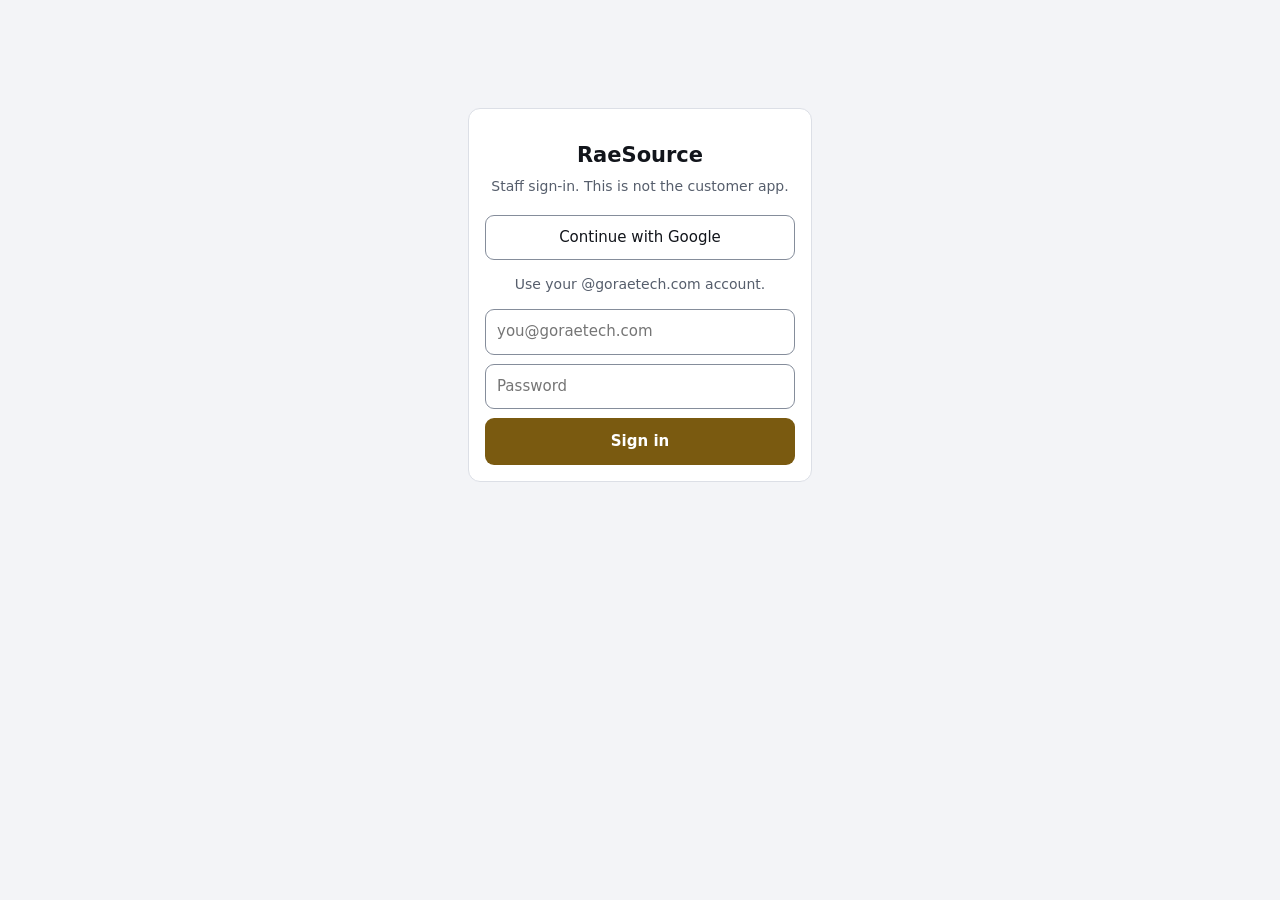
<file: ops.html>
<!doctype html>
<html lang="en"><head>
<meta charset="utf-8">
<meta name="viewport" content="width=device-width,initial-scale=1">
<meta name="robots" content="noindex,nofollow">
<title>RaeSource — Sign up a customer</title>
<style>
:root{
  --ground:#F3F4F7; --surface:#FFFFFF; --sunk:#E7E9EE; --ink:#12151B;
  --muted:#565E6C; --rule:#DCDFE6; --rule-strong:#858D9B;
  --accent:#7A5A10; --brand:#CDA349; --win:#0E6A52; --win-soft:#DEEDE7;
  --warn:#8A3B0B; --warn-soft:#FBEDE3;
  --mono:ui-monospace,SFMono-Regular,Menlo,monospace;
  --sans:-apple-system,BlinkMacSystemFont,"Segoe UI",system-ui,sans-serif;
  color-scheme:light;
}
*{box-sizing:border-box}
body{margin:0;background:var(--ground);color:var(--ink);font:15px/1.55 var(--sans)}
.wrap{max-width:960px;margin:0 auto;padding:18px 16px 80px}
header{display:flex;align-items:center;gap:10px;padding:6px 0 16px}
.wm{font-size:17px;font-weight:800;letter-spacing:-.01em}
.wm span{color:var(--brand)}
.tagline{font-family:var(--mono);font-size:10px;letter-spacing:.1em;
  text-transform:uppercase;color:var(--muted)}
header .who{margin-left:auto;display:flex;align-items:center;gap:9px}
.ini{width:34px;height:34px;border-radius:999px;background:var(--accent);color:#fff;
  display:flex;align-items:center;justify-content:center;font-weight:700;font-size:12.5px}
.linky{background:none;border:none;color:var(--accent);font:inherit;font-size:13px;
  cursor:pointer;padding:4px 2px;text-decoration:underline}
h2{font-size:13px;font-family:var(--mono);letter-spacing:.1em;text-transform:uppercase;
  color:var(--muted);margin:26px 0 10px;font-weight:500}
.card{background:var(--surface);border:1px solid var(--rule);border-radius:12px;padding:16px}
.field{display:flex;gap:8px;margin-bottom:9px}
.field>*{flex:1;min-width:0}
input,select,textarea{width:100%;font:inherit;padding:10px 11px;border:1px solid var(--rule-strong);
  border-radius:9px;background:var(--surface);color:var(--ink)}
textarea{font-family:var(--mono);font-size:12.5px;resize:vertical}
label.lbl{display:block;font-family:var(--mono);font-size:10px;letter-spacing:.08em;
  text-transform:uppercase;color:var(--muted);margin:12px 0 5px}
button.go{background:var(--accent);color:#fff;border:none;border-radius:9px;
  padding:12px 16px;font:inherit;font-weight:600;cursor:pointer;width:100%}
button.go:disabled{opacity:.55;cursor:default}
button.ghost{background:var(--surface);color:var(--ink);border:1px solid var(--rule-strong);
  border-radius:9px;padding:10px 14px;font:inherit;cursor:pointer}
.tradegrid{display:grid;grid-template-columns:repeat(auto-fill,minmax(160px,1fr));
  gap:2px 10px;max-height:230px;overflow-y:auto;border:1px solid var(--rule);
  border-radius:9px;padding:10px;background:var(--sunk)}
.tradegrid label{display:flex;gap:7px;align-items:center;font-size:13.5px;padding:3px 0;cursor:pointer}
.tradegrid input{width:auto;flex:0 0 auto}
.mapwrap{background:var(--sunk);border:1px solid var(--rule);border-radius:11px;
  padding:8px;overflow:hidden}
#map{width:100%;height:auto;display:block;touch-action:manipulation}
#map path{fill:var(--surface);stroke:var(--rule-strong);stroke-width:1.4;
  cursor:pointer;transition:fill .12s}
#map path:hover{fill:#EDE3CB}
#map path.on{fill:var(--brand);stroke:var(--accent);stroke-width:1.8}
#map text{font-family:var(--mono);font-size:11px;fill:var(--muted);
  pointer-events:none;text-anchor:middle;dominant-baseline:middle}
#map path.on + text{fill:#3B2A05;font-weight:600}
.zcount{align-self:center;font-family:var(--mono);font-size:11px;letter-spacing:.06em;
  text-transform:uppercase;color:var(--muted);white-space:nowrap}
.ziplist{margin-top:10px}
.ziplist summary{font-size:13px;color:var(--muted);cursor:pointer}
.ziplist textarea{margin-top:7px}
.rowbtns{display:flex;gap:8px;margin-top:10px}
.rowbtns button{flex:1}
.tabs{display:flex;gap:8px;margin:2px 0 14px}
.tab{background:var(--surface);border:1px solid var(--rule-strong);border-radius:999px;
  padding:8px 16px;font:inherit;font-size:14px;font-weight:600;cursor:pointer;color:var(--muted)}
.tab.on{background:var(--accent);border-color:var(--accent);color:#fff}
.repclients{grid-column:1 / -1;margin:6px 0 0;font-size:13px;color:var(--muted);line-height:1.6}
.repclients b{color:var(--ink);font-weight:500}
.owed{font-family:var(--mono);font-size:15px;font-weight:600;color:var(--win);white-space:nowrap}
.offrep{opacity:.5}
.tiles{display:grid;grid-template-columns:repeat(auto-fit,minmax(140px,1fr));gap:10px;
  margin:4px 0 6px}
.tile{background:var(--surface);border:1px solid var(--rule);border-radius:12px;
  padding:14px;display:flex;flex-direction:column;gap:2px}
.tile .n{font-size:26px;font-weight:700;letter-spacing:-.02em;line-height:1.1}
.tile .l{font-family:var(--mono);font-size:10px;letter-spacing:.09em;
  text-transform:uppercase;color:var(--muted)}
.tile .s{font-size:12px;color:var(--muted)}
.tile.live .n{color:var(--win)} .tile.hold .n{color:var(--warn)}
ul.clients{list-style:none;margin:0;padding:0;display:flex;flex-direction:column;gap:8px}
ul.clients li{background:var(--surface);border:1px solid var(--rule);border-radius:11px;
  padding:13px 14px;display:grid;grid-template-columns:1fr auto;gap:4px 12px;align-items:center}
.cname{font-weight:600}
.cmeta{grid-column:1;font-family:var(--mono);font-size:11px;color:var(--muted);
  text-transform:uppercase;letter-spacing:.05em}
.pill{font-family:var(--mono);font-size:10px;letter-spacing:.07em;text-transform:uppercase;
  padding:4px 9px;border-radius:999px;white-space:nowrap}
.pill.live{background:var(--win-soft);color:var(--win)}
.pill.hold{background:var(--warn-soft);color:var(--warn)}
.warnline{margin:0 0 7px;font-size:13px;line-height:1.5;color:var(--warn)}
.steplbl{margin:12px 0 5px;font-family:var(--mono);font-size:10.5px;
  letter-spacing:.08em;text-transform:uppercase;color:var(--win)}
.paybar{grid-column:1 / -1;display:flex;gap:14px;flex-wrap:wrap;margin-top:6px}
.msg{margin-top:12px;padding:12px 13px;border-radius:9px;font-size:14px;line-height:1.5}
.msg.bad{background:var(--warn-soft);color:var(--warn)}
.msg.good{background:var(--win-soft);color:var(--win)}
.msg textarea{margin-top:8px}
.hint{font-size:13px;color:var(--muted);line-height:1.5;margin:8px 2px 0}
#gate{max-width:380px;margin:12vh auto;padding:0 18px}
#gate .card{text-align:center}
#gate h1{font-size:21px;margin:14px 0 4px}
#gate p{color:var(--muted);font-size:14px;margin:0 0 18px}
#flash{position:fixed;left:50%;bottom:22px;transform:translateX(-50%) translateY(10px);
  background:var(--ink);color:#fff;padding:10px 16px;border-radius:999px;font-size:13.5px;
  opacity:0;pointer-events:none;transition:opacity .18s,transform .18s;z-index:20}
#flash.show{opacity:1;transform:translateX(-50%) translateY(0)}
.fillgrid{max-height:none;grid-template-columns:repeat(auto-fill,minmax(150px,1fr))}
.fillgrid .cell{display:flex;align-items:center;gap:7px;font-size:13px;padding:4px 0;
  color:var(--muted)}
.fillgrid .dot{width:9px;height:9px;border-radius:999px;background:var(--rule-strong);
  flex:0 0 auto}
.fillgrid .cell.on{color:var(--ink);font-weight:600}
.fillgrid .cell.on .dot{background:var(--win)}
.fillgrid .cell.full .dot{background:var(--warn)}
.fillgrid .n{margin-left:auto;font-family:var(--mono);font-size:11px;
  font-variant-numeric:tabular-nums}
.tile{text-align:left;font:inherit;cursor:pointer}
button.tile{border:1px solid var(--rule)}
.tile.picked{border-color:var(--accent);box-shadow:0 0 0 2px #EDE3CB}
.booklist li.bookrow{grid-template-columns:1fr auto;gap:3px 12px;padding:11px 13px}
.booklist li.openrow{opacity:.55}
.booklist .repclients{display:flex;align-items:center;gap:8px;margin-top:2px}
.booklist .openhint{font-size:12.5px}
/* --- training ---------------------------------------------------------- */
.certbar{display:flex;gap:12px;align-items:center;flex-wrap:wrap;
  border-radius:12px;padding:13px 15px;margin:0 0 14px;font-size:14px;line-height:1.5}
.certbar.no{background:var(--warn-soft);color:var(--warn)}
.certbar.ok{background:var(--win-soft);color:var(--win)}
.certbar b{font-weight:600}
.certbar button{margin-left:auto;flex:0 0 auto}
.certchip{font-family:var(--mono);font-size:10px;letter-spacing:.07em;
  text-transform:uppercase;padding:3px 8px;border-radius:999px;white-space:nowrap}
.certchip.ok{background:var(--win-soft);color:var(--win)}
.certchip.no{background:var(--warn-soft);color:var(--warn)}
.lesson{background:var(--surface);border:1px solid var(--rule);border-radius:12px;
  padding:0;margin-bottom:8px;overflow:hidden}
.lesson summary{padding:13px 15px;cursor:pointer;font-weight:600;font-size:14.5px;
  display:flex;gap:10px;align-items:center;list-style:none}
.lesson summary::-webkit-details-marker{display:none}
.lesson summary::after{content:"+";margin-left:auto;color:var(--muted);
  font-family:var(--mono);font-size:16px}
.lesson[open] summary::after{content:"\2212"}
.lesson .no{width:22px;height:22px;border-radius:999px;background:var(--sunk);
  color:var(--muted);font-family:var(--mono);font-size:11px;flex:0 0 auto;
  display:flex;align-items:center;justify-content:center}
.lesson .in{padding:0 15px 15px 47px;font-size:14px;line-height:1.62;color:var(--muted)}
.lesson .in p{margin:0 0 9px} .lesson .in p:last-child{margin-bottom:0}
.lesson .in b{color:var(--ink);font-weight:600}
.lesson .in .cite{font-family:var(--mono);font-size:11.5px;color:var(--accent)}
.lesson .in .say{background:var(--sunk);border-left:3px solid var(--brand);
  border-radius:0 7px 7px 0;padding:10px 13px;margin:0 0 9px;color:var(--ink)}
.examhd{display:flex;align-items:baseline;gap:12px;flex-wrap:wrap;margin-bottom:12px}
.clock{margin-left:auto;font-family:var(--mono);font-size:19px;font-weight:600;
  font-variant-numeric:tabular-nums;color:var(--ink)}
.clock.low{color:var(--warn)}
.q{background:var(--surface);border:1px solid var(--rule);border-radius:12px;
  padding:15px;margin-bottom:9px}
.q .qn{font-family:var(--mono);font-size:10px;letter-spacing:.08em;
  text-transform:uppercase;color:var(--muted);margin-bottom:6px}
.q .qa{font-size:15px;font-weight:600;line-height:1.45;margin-bottom:11px}
.q label{display:flex;gap:9px;align-items:flex-start;padding:9px 11px;
  border:1px solid var(--rule);border-radius:9px;margin-bottom:6px;cursor:pointer;
  font-size:14px;line-height:1.45}
.q label:last-child{margin-bottom:0}
.q label:has(input:checked){border-color:var(--accent);background:#FBF6EA}
.q label input{width:auto;flex:0 0 auto;margin-top:2px}
.missed{list-style:none;margin:10px 0 0;padding:0}
.missed li{padding:7px 0;border-bottom:1px solid var(--rule);font-size:14px}
.missed li:last-child{border-bottom:none}
[hidden]{display:none !important}
@media (max-width:620px){ .field{flex-direction:column} }
  body.repview header{ box-shadow:inset 0 -3px 0 #b45309; }
  body.repview header .tagline:after{
    content:" \2014 rep preview"; color:#b45309; font-weight:600; }
  .lesson .in table.wins{width:100%;border-collapse:collapse;margin:6px 0 12px}
  .lesson .in table.wins td{padding:3px 6px;border-bottom:1px solid var(--rule);
    font-size:13px;vertical-align:top}
  .lesson .in table.wins td:first-child{font-family:var(--mono);white-space:nowrap;
    color:var(--ink);width:5.6em}
  .lesson .in .tier{text-align:right;font-size:11px;text-transform:uppercase;
    letter-spacing:.04em;color:var(--faint);white-space:nowrap}
  .lesson .in .tier.measured{color:var(--win)} .lesson .in .tier.inferred{color:var(--accent)}
  .lesson .in p.phase{margin:12px 0 2px;color:var(--ink)}
  .strip{display:flex;gap:4px;overflow-x:auto;margin:0 0 14px;padding-bottom:4px}
  .strip .d{flex:0 0 auto;min-width:46px;text-align:center;border:1px solid var(--rule);
    border-radius:9px;padding:6px 4px 7px;background:var(--surface)}
  .strip .d{cursor:pointer;font:inherit}
  .strip .d.picked{border-color:var(--brand);background:var(--sunk)}
  .strip .d.today{border-color:var(--accent);box-shadow:inset 0 0 0 1px var(--accent)}
  .strip .d .dow{font-size:10px;text-transform:uppercase;letter-spacing:.06em;color:var(--faint)}
  .strip .d .num{font-family:var(--mono);font-size:15px;color:var(--ink);line-height:1.35}
  .strip .d .dot{height:5px;margin-top:3px;border-radius:99px;background:transparent}
  .strip .d .dot.has{background:var(--brand)} .strip .d .dot.late{background:var(--warn)}
  .daygrp{margin:0 0 12px}
  .daygrp h3{font-size:12px;text-transform:uppercase;letter-spacing:.07em;
    color:var(--muted);margin:0 0 5px;font-weight:600}
  .appt{display:grid;grid-template-columns:4.6em 1fr auto;gap:10px;align-items:baseline;
    padding:7px 0;border-bottom:1px solid var(--rule)}
  .appt .t{font-family:var(--mono);font-size:12.5px;color:var(--ink)}
  .appt .who{font-size:14px;color:var(--ink)}
  .appt .sub{display:block;font-size:12px;color:var(--muted)}
  .appt.late .t{color:var(--warn)}
  .vbar{display:flex;flex-wrap:wrap;align-items:center;gap:10px 16px;margin:0 0 10px}
  .vtabs{display:inline-flex;border:1px solid var(--rule);border-radius:8px;overflow:hidden}
  .vtabs .linky{padding:5px 13px;border-radius:0;text-transform:capitalize;
    color:var(--muted);border-right:1px solid var(--rule)}
  .vtabs .linky:last-child{border-right:0}
  .vtabs .linky.on{background:var(--brand);color:#fff}
  .navbtns{display:inline-flex;align-items:center;gap:9px}
  .navnow{font-size:13px;color:var(--ink)}
  .cal{display:grid;grid-template-columns:repeat(7,1fr);gap:4px}
  .cal .hd{font-size:10.5px;text-transform:uppercase;letter-spacing:.06em;
    color:var(--faint);text-align:center;padding-bottom:2px}
  .cal .cell{min-height:74px;border:1px solid var(--rule);border-radius:8px;
    background:var(--surface);padding:5px 5px 6px;display:flex;flex-direction:column;
    gap:2px;align-items:stretch;text-align:left;cursor:pointer;font:inherit;overflow:hidden}
  .cal .cell.dim{opacity:.42}
  .cal .cell.today{border-color:var(--accent);box-shadow:inset 0 0 0 1px var(--accent)}
  .cal .cell.picked{border-color:var(--brand);background:var(--sunk)}
  .cal .dnum{font-family:var(--mono);font-size:12px;color:var(--muted)}
  .cal .ev{font-size:10.5px;line-height:1.35;border-radius:4px;padding:2px 4px;
    white-space:nowrap;overflow:hidden;text-overflow:ellipsis;color:#fff}
  .cal .ev.demo{background:var(--brand)} .cal .ev.callback{background:var(--warn)}
  .cal .more{font-size:10px;color:var(--faint)}
  @media(max-width:620px){ .cal .cell{min-height:58px} .cal .ev{font-size:9.5px} }
</style>
</head><body>

<div id="gate">
  <div class="card">
    <h1>RaeSource</h1>
    <p>Staff sign-in. This is not the customer app.</p>
    <button class="ghost" id="gGoogle" style="width:100%;margin-bottom:14px">
      Continue with Google</button>
    <p class="hint" style="margin:0 0 14px">Use your @goraetech.com account.</p>
    <div class="field"><input id="gMail" type="email" placeholder="you@goraetech.com"
      autocomplete="username" autocapitalize="off" spellcheck="false"></div>
    <div class="field"><input id="gPass" type="password" placeholder="Password"
      autocomplete="current-password"></div>
    <button class="go" id="gGo">Sign in</button>
    <p class="msg bad" id="gErr" hidden></p>
  </div>
</div>

<div class="wrap" id="app" hidden>
  <header>
    <span class="wm">Rae<span>Source</span></span>
    <span class="tagline">sales console</span>
    <span class="who"><span class="ini" id="ini">··</span>
      <button class="linky" id="asRep" hidden>View as rep</button>
      <button class="linky" id="out">Sign out</button></span>
  </header>

  <div class="tabs" id="tabs" hidden>
    <button class="tab on" data-view="customers">Customers</button>
    <button class="tab" data-view="calls">Calls</button>
    <button class="tab" data-view="book">Book of business</button>
    <button class="tab" data-view="training">Training</button>
    <button class="tab" data-view="team" id="tabTeam" hidden>Sales reps</button>
  </div>

  <div id="viewCustomers">
  <div class="certbar no" id="certBar" hidden></div>
  <div class="tiles" id="tiles"></div>

  <h2 id="listHd">Your customers</h2>
  <ul class="clients" id="list"></ul>
  <p class="hint" id="listHint"></p>

  <h2>Sign up a customer</h2>
  <div class="card">
    <label class="lbl">Company</label>
    <div class="field"><input id="cName" placeholder="Golden Home Cabinetry"></div>

    <label class="lbl">Who is signing &mdash; they become the account admin</label>
    <div class="field"><input id="cWho" placeholder="Their name" autocomplete="off"></div>
    <div class="field">
      <input id="cMail" type="email" inputmode="email" autocapitalize="off"
        spellcheck="false" placeholder="them@company.com">
      <input id="cPhone" type="tel" inputmode="tel" placeholder="(512) 555-0134">
    </div>

    <label class="lbl">What do they sell? Pick every trade they bid.</label>
    <div class="tradegrid" id="trades"></div>

    <label class="lbl">Job types</label>
    <div class="field"><select id="cSector">
      <option value="both">Commercial and residential</option>
      <option value="Residential">Residential only</option>
      <option value="Commercial">Commercial only</option>
    </select></div>

    <label class="lbl">Territory &mdash; tap the ZIPs they cover</label>
    <div class="mapwrap"><svg id="map" role="group" aria-label="Austin ZIP codes"></svg></div>
    <div class="rowbtns">
      <button class="ghost" id="zAll">All Austin</button>
      <button class="ghost" id="zClear">Clear</button>
      <span class="zcount" id="zCount">none picked</span>
    </div>
    <details class="ziplist"><summary>Type them instead</summary>
      <textarea id="cZips" rows="2" placeholder="78703 78704 78723 &hellip;"></textarea>
    </details>

    <div class="rowbtns" style="margin-top:14px">
      <button class="go" id="cGo">Sign them up</button>
    </div>
    <p class="hint">Their leads start loading straight away. The account stays
      <b>on hold</b> until the first payment lands, then switches itself on.</p>
    <div id="cOut"></div>
  </div>
  </div>

  <div id="viewBook" hidden>
    <div class="tiles" id="bookTiles"></div>
    <div id="bookChase"></div>
    <h2 id="fillHd">Your book of business</h2>
    <p class="hint" id="fillHint" style="margin:0 0 12px"></p>
    <div id="fillGrid"></div>
  </div>

  <div id="viewCalls" hidden>
    <div class="tiles" id="callTiles"></div>

    <div class="rowbtns" style="margin:0 0 12px">
      <button class="ghost" id="pitchGo">Talking points &amp; rebuttals</button>
    </div>
    <div id="pitchSheet" hidden style="margin-bottom:16px"></div>

    <h2 id="schedHd">Your schedule</h2>
    <div id="schedTabs" class="vbar"></div>
    <div id="schedStrip" class="strip"></div>
    <div id="schedBook"></div>
    <div id="schedList"></div>

    <div class="card" style="margin-bottom:14px">
      <label class="lbl">Check a number before you dial</label>
      <div class="field">
        <input id="pCheck" type="tel" inputmode="tel" placeholder="(512) 555-0134">
        <button class="ghost" id="pCheckGo" style="flex:0 0 auto">Check</button>
      </div>
      <div id="pCheckOut"></div>
    </div>

    <h2 id="pHd">Your prospects</h2>
    <ul class="clients" id="pList"></ul>
    <p class="hint" id="pHint"></p>

    <h2>Add a prospect</h2>
    <div class="card">
      <div class="field"><input id="pCo" placeholder="Company"></div>
      <div class="field">
        <input id="pWho" placeholder="Contact name" autocomplete="off">
        <input id="pPhone" type="tel" inputmode="tel" placeholder="(512) 555-0134">
      </div>
      <div class="field">
        <input id="pMail" type="email" inputmode="email" autocapitalize="off"
          spellcheck="false" placeholder="them@company.com">
        <input id="pTrade" placeholder="Trade — cabinets, framing…">
      </div>
      <div class="field">
        <input id="pCity" placeholder="City"><input id="pZip" placeholder="ZIP">
      </div>
      <div class="rowbtns"><button class="go" id="pGo">Add them</button></div>
      <div id="pOut"></div>
    </div>
  </div>

  <div id="viewTeam" hidden>
    <div class="tiles" id="teamTiles"></div>
    <h2>Your sales team</h2>
    <ul class="clients" id="teamList"></ul>

    <h2>Quarterly addendum</h2>
    <div class="card">
      <p class="hint" style="margin:0 0 10px">Every quarter, the state wants a
        list of everyone who solicited during it &mdash; name, home address, and
        the name they used on calls. This builds the part the console knows;
        you fill in the addresses.</p>
      <div class="rowbtns"><button class="ghost" id="adGo">Build the list</button></div>
      <div id="adOut"></div>
    </div>

    <h2>Add a rep</h2>
    <div class="card">
      <label class="lbl">Their name</label>
      <div class="field"><input id="srName" placeholder="Dana Ruiz" autocomplete="off"></div>
      <label class="lbl">Their @goraetech.com email &mdash; this is their login</label>
      <div class="field"><input id="srMail" type="email" inputmode="email"
        autocapitalize="off" spellcheck="false" placeholder="dana@goraetech.com"></div>
      <label class="lbl">What they can do</label>
      <div class="field"><select id="srRole">
        <option value="rep">Rep &mdash; signs up customers, sees only their own</option>
        <option value="admin">Admin &mdash; sees every customer and the whole team</option>
      </select></div>
      <div class="rowbtns"><button class="go" id="srGo">Create their login</button></div>
      <div id="srOut"></div>
    </div>
  </div>

  <div id="viewTraining" hidden>
    <div class="certbar" id="tCert" hidden></div>

    <div id="tLearn">
      <h2>Before you dial</h2>
      <p class="hint" style="margin:0 0 12px">Two modules, taken in order. Read
        the lessons, then take the exam; passing opens the next one. The clock
        runs on the server, so closing this page does not pause it.</p>
      <div id="tModules"></div>
    </div>

    <div id="tExam" hidden>
      <div class="examhd">
        <h2 style="margin:0" id="tExamHd">Certification</h2>
        <span class="clock" id="tClock">--:--</span>
      </div>
      <p class="hint" id="tExamHint" style="margin:0 0 12px"></p>
      <div id="tQs"></div>
      <div class="rowbtns" style="margin-top:14px">
        <button class="go" id="tSubmit">Submit</button>
      </div>
      <div id="tExamOut"></div>
    </div>

    <div id="tResult" hidden></div>
  </div>
</div>

<script src="config.js?v=1"></script>
<script>
/* RaeSource sales console.

   Everything privileged runs in the `operator` function on Supabase, which reads
   who you are from your own sign-in token. This page holds no key that grants
   anything: it is a form and a list. A rep with the developer tools open can
   change any value here and the server will still only let them touch the
   customers they signed up. */
const C = window.RS_CONFIG || {};
const SB = (C.SUPABASE_URL||"").replace(/\/+$/,""), ANON = C.SUPABASE_ANON_KEY||"";
const SESS = "raesource.ops.session";
const $ = id => document.getElementById(id);
const esc = s => String(s??"").replace(/[&<>"']/g,c=>({"&":"&amp;","<":"&lt;",
  ">":"&gt;",'"':"&quot;","'":"&#39;"}[c]));

const TRADES = [
 "general_contractor","demolition","tree_service","excavation","grading",
 "underground_utilities","retaining_walls","septic","wells","concrete",
 "ready_mix","rebar_post_tension","waterproofing","pest_control","framing",
 "lumber_yards","structural_steel","misc_metals","roofing","roofing_supply",
 "sheet_metal","siding","stucco","masonry","masonry_supply","stone",
 "windows","doors","garage_door","gutters","insulation","plumbing",
 "plumbing_supply","electrical","electrical_supply","mechanical",
 "hvac_supply","gas_propane","water_treatment","low_voltage",
 "security_alarm","fire_sprinkler","fire_alarm","smart_home","audio_video",
 "solar","generators","ev_charging","elevators","drywall","paint",
 "flooring","flooring_supply","tile","countertops","cabinets",
 "cabinet_wholesale","millwork","trim","stairs_railings","closets","glass",
 "shower_enclosures","window_treatments","appliances","epoxy",
 "driveway_flatwork","decks","patios_pergolas","outdoor_kitchens","pools",
 "pool_service","landscaping","irrigation","fencing","cleaning","dumpsters",
 "portable_toilets","temp_fencing","equipment_rental","scaffolding",
 "building_products"];
const TRADE_LABEL={general_contractor:"general contractors / builders",
  underground_utilities:"underground utilities",
  retaining_walls:"retaining walls",
  ready_mix:"concrete / ready-mix supply",
  rebar_post_tension:"rebar & post-tension",
  pest_control:"termite pre-treat / pest",
  lumber_yards:"lumber yards",
  structural_steel:"structural steel",
  misc_metals:"miscellaneous metals",
  sheet_metal:"sheet metal",
  roofing_supply:"roofing-material supply",
  masonry_supply:"masonry / stone supply",
  garage_door:"garage doors",
  plumbing_supply:"plumbing supply houses",
  electrical_supply:"electrical supply houses",
  mechanical:"HVAC",
  hvac_supply:"HVAC distribution",
  gas_propane:"gas & propane",
  water_treatment:"water treatment",
  low_voltage:"low voltage",
  security_alarm:"security & alarm",
  fire_sprinkler:"fire sprinkler",
  fire_alarm:"fire alarm",
  smart_home:"smart home / automation",
  audio_video:"audio / video",
  ev_charging:"EV charging",
  elevators:"elevators & lifts",
  flooring_supply:"flooring / tile distribution",
  cabinet_wholesale:"cabinet wholesale",
  stairs_railings:"stairs & railings",
  closets:"closets & shelving",
  shower_enclosures:"shower enclosures",
  window_treatments:"window treatments",
  epoxy:"epoxy & garage floors",
  driveway_flatwork:"driveway & flatwork",
  patios_pergolas:"patios & pergolas",
  outdoor_kitchens:"outdoor kitchens",
  pool_service:"pool equipment & service",
  tree_service:"tree service",
  temp_fencing:"temporary fencing",
  equipment_rental:"equipment rental",
  portable_toilets:"portable toilets",
  cleaning:"post-construction cleaning",
  building_products:"building-product manufacturers"};
const label = t => TRADE_LABEL[t] || t.replace(/_/g," ");

const AUSTIN = ["78701","78702","78703","78704","78705","78717","78719","78721",
 "78722","78723","78724","78725","78726","78727","78728","78729","78730","78731",
 "78732","78733","78734","78735","78736","78737","78738","78739","78741","78742",
 "78744","78745","78746","78747","78748","78749","78750","78751","78752","78753",
 "78754","78756","78757","78758","78759","78660","78664","78681"];

const store = {
  get(){ try{ return JSON.parse(localStorage.getItem(SESS)||"null"); }catch(e){ return null; } },
  set(v){ try{ v ? localStorage.setItem(SESS,JSON.stringify(v))
                 : localStorage.removeItem(SESS); }catch(e){} }
};

async function call(body){
  const s = store.get();
  /* A stored session with no token is worse than none: it produces
     "Bearer undefined", which the gateway rejects as a malformed JWT with a
     body shaped nothing like ours — and the page then printed "Failed (401)",
     which told nobody anything. Catch it here instead. */
  if(!s || !s.access_token){ store.set(null); throw new Error("Sign in first"); }

  /* No apikey header here on purpose. The gateway accepts a call carrying a
     JWT in Authorization without it, and operator's preflight does not list
     apikey in Access-Control-Allow-Headers - so sending it makes the browser
     refuse the POST outright. It looked intermittent because Safari caches a
     preflight for an hour: the console kept working on a cached answer and
     then died the moment somebody cleared their cache. A header the server
     will not allow is not worth sending when it changes nothing. */
  const r = await fetch(SB+"/functions/v1/operator",{
    method:"POST",
    headers:{Authorization:"Bearer "+s.access_token,
             "Content-Type":"application/json"},
    body:JSON.stringify(body)});
  const d = await r.json().catch(()=>({}));
  if(r.ok && !d.error) return d;

  /* Our own errors carry `error`. The Supabase gateway sends `message` with a
     `code`, and its 401s mean the token is bad or expired — so drop it rather
     than leaving a session that will fail every call from here on. */
  const gateway = !d.error && (d.message || d.msg);
  if(r.status === 401 && gateway) store.set(null);
  throw new Error(d.error || gateway
    || ("Something went wrong (" + r.status + ")"));
}

/* --- sign in ----------------------------------------------------------- */
$("gGo").onclick = async () => {
  const err=$("gErr"); err.hidden=true;
  const mail=$("gMail").value.trim(), pass=$("gPass").value;
  if(!mail||!pass){ err.textContent="Email and password."; err.hidden=false; return; }
  $("gGo").disabled=true; $("gGo").textContent="Signing in…";
  try{
    const r = await fetch(SB+"/auth/v1/token?grant_type=password",{
      method:"POST", headers:{apikey:ANON,"Content-Type":"application/json"},
      body:JSON.stringify({email:mail,password:pass})});
    const d = await r.json();
    if(!r.ok) throw new Error(d.error_description || d.msg || "That did not work");
    store.set(d);
    await start();
  }catch(e){
    const m = String(e.message||e);
    err.textContent = /invalid jwt|jwt format/i.test(m)
      ? "Signed in, but the session was rejected. Try once more \u2014 the old one has been cleared."
      : m;
    err.hidden=false;
  }
  finally{ $("gGo").disabled=false; $("gGo").textContent="Sign in"; }
};
$("gPass").addEventListener("keydown",e=>{ if(e.key==="Enter") $("gGo").click(); });

/* Staff are all on Workspace, so a password here would be a second credential
   to lose for no benefit. Google is the one they already have and already
   protect with the company's own MFA. */
$("gGoogle").onclick = () => {
  /* prompt=select_account, because everyone here has two Google accounts: a
     personal one and their @goraetech.com. Without it Google silently reuses
     whichever was last used, and the console answers a correct sign-in with
     "This console is for RaeTech staff" - which reads like a broken login
     rather than "you picked the wrong account". Supabase forwards the param
     to Google untouched. */
  location.href = SB + "/auth/v1/authorize?provider=google&prompt=select_account"
    + "&redirect_to=" + encodeURIComponent(location.origin + location.pathname);
};

/* Supabase hands the session back in the URL fragment. Take it, store it, and
   scrub it from the address bar so a token is not sitting in a shared screen's
   history. */
(function(){
  if(!location.hash || location.hash.indexOf("access_token")<0) return;
  const p=new URLSearchParams(location.hash.slice(1));
  const tok=p.get("access_token");
  if(!tok) return;
  store.set({access_token:tok, refresh_token:p.get("refresh_token")||"",
             expires_at:Number(p.get("expires_at")||0)});
  history.replaceState(null,"",location.pathname);
})();
$("out").onclick = () => { store.set(null); location.reload(); };

/* --- the console ------------------------------------------------------- */
let ME=null, IS_ADMIN=false, COMMISSION=500, CERT=null;
let REP_VIEW=false, REPAINT=null;
let SCHED_DAY=null, SCHED_ANCHOR=null;
let SCHED_VIEW=(function(){ try{ return localStorage.getItem("rs.schedview")||"agenda"; }
                            catch(e){ return "agenda"; } })();
let CFILTER="all", ALL_CLIENTS=[];
async function start(){
  let d;
  try{ d = await call({action:"list"}); }
  catch(e){
    /* A dropped packet is not a bad password. When a request never completes,
       fetch() rejects with "Load failed" on Safari and "Failed to fetch" on
       Chrome - and this used to wipe the session for that, signing a working
       admin out mid-shift and dropping them on a login screen whose only
       message was the browser's own wording for a network error. call()
       already clears the session on a real 401, which is the one case that
       means the credentials are the problem. Nothing else here should. */
    const m = String(e.message||e);
    const offline = /load failed|failed to fetch|networkerror|network\s*request\s*failed|the internet connection/i.test(m);
    const err=$("gErr");
    /* Naming the account turns "this console is for staff" from a dead end
       into an instruction, when the cause is almost always the wrong Google
       account rather than a missing seat. */
    if(/RaeTech staff/i.test(m)){
      const sess=store.get(), who=(sess && sess.user && sess.user.email) || "";
      err.textContent = who
        ? "Signed in as " + who + ", which is not an active RaeTech staff "
          + "account. Sign out and choose your @goraetech.com account."
        : m;
      err.hidden=false;
      const b=$("gGo"); b.hidden=false; b.disabled=false; b.textContent="Use a different account";
      b.onclick=()=>{ store.set(null);
        location.href = SB + "/auth/v1/authorize?provider=google&prompt=select_account"
          + "&redirect_to=" + encodeURIComponent(location.origin + location.pathname); };
      return;
    }
    err.textContent = offline
      ? "Could not reach RaeSource just now \u2014 check your signal and try again. You are still signed in."
      : m;
    err.hidden=false;
    if(offline && store.get()){
      const b=$("gGo"); b.hidden=false; b.disabled=false; b.textContent="Try again";
      b.onclick=()=>{ err.hidden=true; b.textContent="Trying\u2026"; b.disabled=true; start(); };
    }
    return;
  }
  ME=d.me; IS_ADMIN=!!d.isAdmin; COMMISSION=d.commission||500; CERT=d.cert||null;
  /* Everyone gets tabs now — Training is for reps above all. The team roster
     stays admin-only, and the server enforces that regardless of this line. */
  $("tabs").hidden = false;
  $("tabTeam").hidden = !IS_ADMIN;
  paintCertBar();
  applyLock();
  $("gate").hidden=true; $("app").hidden=false;
  const n=(ME.full_name||"").trim().split(/\s+/).filter(Boolean);
  $("ini").textContent = n.length>1 ? n[0][0]+n[n.length-1][0]
                       : (n[0]||"?").slice(0,2).toUpperCase();
  /* An owner cannot see their own product the way a rep sees it, and the one
     screen that matters most here is the one showing somebody what they are
     owed. Rather than describe the difference, show it: this renders the
     console exactly as a rep's would render, off the same data. It changes
     nothing that is sent or stored - only which branch the painters take. */
  REP_VIEW = false;
  const repaint = () => {
    const asRep = REP_VIEW && d.isAdmin;
    $("listHd").textContent = asRep ? "Your customers"
      : (d.isAdmin ? "Every customer" : "Your customers");
    document.body.classList.toggle("repview", asRep);
    /* A preview that still shows the owner's tabs is a preview that lies. The
       Sales reps tab carries the team roster, what every rep is owed and what
       is left after commission - the whole reason a rep must not see it. The
       server already refuses staff_list to a non-admin with a 403, so a real
       rep could never load it; hide it here so the preview tells the truth,
       and step off it if that is where we are standing. */
    const teamTab = $("tabTeam");
    teamTab.hidden = !d.isAdmin || asRep;
    if(asRep && teamTab.classList.contains("on")) goTab("customers");
    paint(d.clients, d.isAdmin && !REP_VIEW);
    paintFill(d.clients, d.isAdmin && !REP_VIEW);
  };
  REPAINT = repaint;
  const btn = $("asRep");
  btn.hidden = !d.isAdmin;
  btn.onclick = () => {
    REP_VIEW = !REP_VIEW;
    btn.textContent = REP_VIEW ? "Back to owner view" : "View as rep";
    CFILTER = "all";
    repaint();
  };
  repaint();
}

/* Ten subscriptions per trade per market, then the market is done. A rep's
   target is every category filled once — that, not one exclusive sale per
   trade, is what pays them. The cap is also a promise made on calls, so the
   admin view shows slots used against it: sell an eleventh and the pitch
   becomes a false statement to every buyer who heard it. */
/* The book of business: all 82 categories, who holds each one, and whether they
   are still paying. A rep's whole job is turning open categories into filled
   ones and keeping the filled ones alive - a customer who lapses is money
   walking out, and nobody finds out unless the screen says so. */
/* "Paying" has to mean one thing on every tile, or the revenue line and the
   commission line quietly disagree. A comped account - our own company, a
   partner, a long demo - is switched on and carries no subscription, so
   counting `active` turned two free accounts into $5,000 of revenue nobody
   billed and a commission nobody earned. Money questions ask isPaying(); only
   the roster asks about active. */
const isComped = c => c.billing_status === "manual";
const isPaying = c => !!(c.active && c.stripe_subscription_id && !isComped(c));

/* One answer to "what is this account's payment state", used by the tiles, the
   roster pill, the book and the filters - so the same customer cannot read as
   paying in one place and on hold in another. The distinction that was missing
   is between an account that paid and stopped and one that never started: they
   look identical on screen and need completely different phone calls.
     comped   - deliberately unbilled, our own or a partner
     paying   - live subscription
     lapsed   - had a subscription, does not now. Call them.
     awaiting - signed up, never paid. Send the link. */
const payState = c => isComped(c) ? "comped"
  : isPaying(c) ? "paying"
  : c.stripe_subscription_id ? "lapsed"
  : "awaiting";
const PAY = { comped:["hold","comped"], paying:["live","paying"],
  lapsed:["hold","lapsed \u2014 call them"],
  awaiting:["hold","awaiting first payment"] };

function paintFill(clients, isAdmin){
  /* A customer occupies exactly ONE category: the first trade they picked. One
     customer is one $500 commission however many trades they bid. */
  const primary = c => String((c.trades || [])[0] || "").toLowerCase();
  const held = {};
  clients.forEach(c => { const k = primary(c); if(k) (held[k] = held[k] || []).push(c); });
  const filled = Object.keys(held).length;
  /* "Still open" counted categories with nobody in them, which is not the same
     as how much is left to sell: the cap is ten per category, so a category
     with one customer still has nine seats in it. Both numbers are useful and
     they are not interchangeable. */
  const slotsOpen = TRADES.reduce((n,t)=>
    n + Math.max(SLOTS_PER_TRADE - ((held[t]||[]).length), 0), 0);
  const paying = clients.filter(isPaying).length;
  const left   = TRADES.length - filled;

  /* Lapsed means they paid once and stopped. Different from never having paid,
     and the only one worth a phone call today. */
  const lapsed = clients.filter(c => !c.active && c.stripe_subscription_id && !isComped(c));
  const unpaid = clients.filter(c => !c.active && !c.stripe_subscription_id && !isComped(c));

  $("bookTiles").innerHTML = `
    <div class="tile"><span class="n">${filled}</span>
      <span class="l">categories filled</span><span class="s">of ${TRADES.length}</span></div>
    ${isAdmin
      ? `<div class="tile live"><span class="n">${paying}</span>
           <span class="l">paying</span><span class="s">across the team</span></div>`
      /* Same rule as the customers tab: a rep's tile is a commission
         projection, not a customer count with a price attached. */
      : `<div class="tile live"><span class="n">$${(paying*COMMISSION).toLocaleString()}</span>
           <span class="l">yours a month</span><span class="s">${
             paying?"for as long as they stay":"nothing owed yet"}</span></div>`}
    <div class="tile hold"><span class="n">${lapsed.length}</span>
      <span class="l">lapsed</span><span class="s">${lapsed.length?"call them":"none"}</span></div>
    <div class="tile"><span class="n">${left}</span>
      <span class="l">categories with nobody</span><span class="s">of ${
        TRADES.length} &middot; $${COMMISSION} each</span></div>
    <div class="tile"><span class="n">${slotsOpen}</span>
      <span class="l">seats left in market</span><span class="s">${
        SLOTS_PER_TRADE} per category</span></div>`;

  $("bookChase").innerHTML = lapsed.length ? `
    <div class="certbar no" style="display:block">
      <b>${lapsed.length} customer${lapsed.length>1?"s have":" has"} stopped paying.</b>
      They keep their seats and their history, but the lead list is switched off
      until they are back. ${isAdmin?"":"That is $" +
        (lapsed.length*COMMISSION).toLocaleString() + " a month off your cheque."}
      <ul class="missed" style="margin-top:8px">${lapsed.map(c=>`<li>
        <b>${esc(c.name)}</b> &middot; ${esc(label(primary(c))||"no trade")}
        ${c.contact_phone?` &middot; <a class="linky" href="tel:${esc(String(c.contact_phone).replace(/\D/g,""))}">${esc(c.contact_phone)}</a>`:""}
        ${c.contact_email?` &middot; ${esc(c.contact_email)}`:""}
      </li>`).join("")}</ul>
    </div>` : "";

  $("fillHd").textContent = isAdmin ? "Trade slots used" : "Your book of business";
  $("fillHint").innerHTML = isAdmin
    ? `Ten customers per trade per market, then stop. <b>${filled}</b> of
       ${TRADES.length} trades have at least one, counted by each customer's
       first trade.`
    : `<b>${filled}</b> of ${TRADES.length} categories filled, earning you
       <b>$${(paying*COMMISSION).toLocaleString()} a month</b> for as long as
       they stay. <b>${left}</b> still open, $${COMMISSION} each.${
       unpaid.length?` ${unpaid.length} signed up but ${unpaid.length>1?"have":"has"} not paid yet.`:""}`;

  const statusOf = c => PAY[payState(c)];

  $("fillGrid").innerHTML = `<ul class="clients booklist">` + TRADES.map(tr => {
    const who = held[tr] || [];
    const full = isAdmin && who.length >= SLOTS_PER_TRADE;
    return `<li class="bookrow ${who.length?"":"openrow"}">
      <span class="cname">${esc(label(tr))}${
        full?` <span class="certchip no">full</span>`:""}</span>
      <span class="cmeta">${isAdmin ? `${who.length}/${SLOTS_PER_TRADE}`
        : (who.length ? "" : "open")}</span>
      ${who.length ? who.map(c=>{
          const [cls,txt]=statusOf(c);
          return `<span class="repclients"><b>${esc(c.name)}</b>
            <span class="pill ${cls}">${esc(txt)}</span></span>`; }).join("")
        : `<span class="repclients openhint">nobody yet &mdash; $${COMMISSION} a month if you fill it</span>`}
    </li>`; }).join("") + `</ul>`;
}

function paint(clients, isAdmin){
  /* What a commissioned rep wants first is not a list, it is a number: how many
     did I bring in, and how many of them actually started paying. */
  /* A comped account is not a sale. It is not revenue for the owner and not a
     commission for a rep, and showing it as either is how a rep ends up
     arguing about a cheque. Reps never see them at all. */
  if(!isAdmin) clients = clients.filter(c => !isComped(c));
  const live=clients.filter(isPaying).length;
  const lapsed=clients.filter(c=>payState(c)==="lapsed").length;
  const awaiting=clients.filter(c=>payState(c)==="awaiting").length;
  const people=clients.reduce((n,c)=>n+(c.people||0),0);
  /* A rep is not paid in revenue, so do not show them revenue. What they want
     to know every morning is what this month is worth to them. */
  const rate=COMMISSION;
  /* Every tile is a question a rep asks, so every tile answers it by filtering
     the list underneath rather than just stating a number. */
  $("tiles").innerHTML = `
    <button class="tile ${CFILTER==="all"?"picked":""}" data-cf="all">
      <span class="n">${clients.length}</span>
      <span class="l">signed up</span><span class="s">${isAdmin?"all reps":"by you"}</span></button>
    <button class="tile live ${CFILTER==="live"?"picked":""}" data-cf="live">
      ${isAdmin
        ? `<span class="n">${live}</span>
           <span class="l">paying</span><span class="s">${
             live?"$"+(live*2500).toLocaleString()+" a month":"none yet"}</span>`
        /* A rep is paid per customer, not a share of revenue. Showing them a
           headcount beside a monthly total invites the division - and the
           answer to that sum is the customer's price, which is not a rep's
           business and is the exact number that breeds resentment about the
           split. The question a rep actually has is what they are owed. */
        : `<span class="n">$${(live*rate).toLocaleString()}</span>
           <span class="l">yours a month</span><span class="s">${
             live?"for as long as they stay":"nothing owed yet"}</span>`}</button>
    <button class="tile hold ${CFILTER==="lapsed"?"picked":""}" data-cf="lapsed">
      <span class="n">${lapsed}</span>
      <span class="l">lapsed</span><span class="s">${lapsed?"call them":"none"}</span></button>
    <button class="tile hold ${CFILTER==="awaiting"?"picked":""}" data-cf="awaiting">
      <span class="n">${awaiting}</span>
      <span class="l">awaiting first payment</span><span class="s">${
        awaiting?"send the link":"all clear"}</span></button>
    <button class="tile ${CFILTER==="people"?"picked":""}" data-cf="people">
      <span class="n">${people}</span>
      <span class="l">people using it</span><span class="s">across your accounts</span></button>`;
  $("tiles").querySelectorAll("[data-cf]").forEach(b => b.onclick = () => {
    CFILTER = (CFILTER === b.dataset.cf && b.dataset.cf !== "all") ? "all" : b.dataset.cf;
    paint(ALL_CLIENTS, isAdmin);
  });
  ALL_CLIENTS = clients;
  if(CFILTER === "live")     clients = clients.filter(isPaying);
  if(CFILTER === "lapsed")   clients = clients.filter(c=>payState(c)==="lapsed");
  if(CFILTER === "awaiting") clients = clients.filter(c=>payState(c)==="awaiting");
  if(CFILTER === "people") clients = clients.filter(c => (c.people||0) > 0);

  const el=$("list");
  if(!clients.length){
    el.innerHTML="";
    $("listHint").textContent = CFILTER === "all"
      ? "Nobody yet. Sign your first customer up below."
      : "None in that group. Tap the tile again to see everyone.";
    return;
  }
  $("listHint").textContent = isAdmin ? ""
    : "These are the customers you signed up. Ask the office about anyone else.";
  el.innerHTML = clients.map(c=>`<li>
    <span class="cname">${esc(c.name)}</span>
    <span class="pill ${PAY[payState(c)][0]}">${PAY[payState(c)][1]}</span>
    <span class="cmeta">${(c.trades||[]).length} trades · ${(c.zips||[]).length} ZIPs
      · ${c.people||0} signed in · ${esc(c.sector||"both")}${
        c.repName?` · signed by ${esc(c.repName)}`:""}${
        c.contact_name?`<br>${esc(c.contact_name)} · ${esc(c.contact_phone||"")} · ${esc(c.contact_email||"")}`:""}</span>
    <span class="paybar">
      ${c.active||!c.pay_url?"":`
        <button class="linky" data-pay="${esc(c.pay_url)}" data-co="${esc(c.name)}"
          data-mail="${esc(c.contact_email||"")}">Email them the payment link</button>
        <button class="linky" data-copy="${esc(c.pay_url)}">Copy link</button>`}
      <button class="linky" data-signin="${esc(c.id)}" data-co="${esc(c.name)}">New sign-in link</button>
      <button class="linky" data-cal="${esc(c.name)}">Schedule a follow-up</button>
    </span>
  </li>`).join("");
  el.querySelectorAll("[data-pay]").forEach(b=>b.onclick=()=>
    emailPay(b.dataset.co, b.dataset.pay, b.dataset.mail));
  el.querySelectorAll("[data-cal]").forEach(b=>b.onclick=()=>schedule(b.dataset.cal));
  el.querySelectorAll("[data-signin]").forEach(b=>b.onclick=()=>newSignIn(b));
  el.querySelectorAll("[data-copy]").forEach(b=>b.onclick=()=>{
    navigator.clipboard.writeText(b.dataset.copy)
      .then(()=>flash("Payment link copied")).catch(()=>{});
  });
}

/* --- sign up a customer ------------------------------------------------ */
$("trades").innerHTML = TRADES.map(t=>
  `<label><input type="checkbox" value="${t}"><span>${esc(label(t))}</span></label>`).join("");
/* A rep should not be typing five-digit numbers out of a spreadsheet. Real ZIP
   boundaries, drawn as plain SVG — no map library and no tile server, because
   what they need is "which shapes are theirs", not streets and traffic. The
   textarea stays underneath for anyone who has a list to paste. */
const picked = new Set();
function paintZips(){
  document.querySelectorAll("#map path").forEach(p=>
    p.classList.toggle("on", picked.has(p.dataset.zip)));
  $("cZips").value = [...picked].sort().join(" ");
  $("zCount").textContent = picked.size ? picked.size+" of "+AUSTIN.length+" picked"
                                        : "none picked";
}
fetch("zips.geo.json").then(r=>r.json()).then(geo=>{
  const svg=$("map");
  svg.setAttribute("viewBox",`0 0 ${geo.w} ${geo.h}`);
  const frag=[];
  for(const [zip,d] of Object.entries(geo.zips)){
    frag.push(`<path d="${d}" data-zip="${zip}"><title>${zip}</title></path>`);
  }
  svg.innerHTML=frag.join("");
  /* Label each shape at its own centre, worked out from the rendered box so
     the number never lands outside the ZIP it belongs to. */
  svg.querySelectorAll("path").forEach(p=>{
    const b=p.getBBox();
    if(b.width<26||b.height<16) return;      // too small to letter
    const t=document.createElementNS("http://www.w3.org/2000/svg","text");
    t.setAttribute("x",b.x+b.width/2); t.setAttribute("y",b.y+b.height/2);
    t.textContent=p.dataset.zip.slice(-3);   // 787 is every one of them
    p.after(t);
  });
  svg.addEventListener("click",e=>{
    const p=e.target.closest("path"); if(!p) return;
    const z=p.dataset.zip;
    picked.has(z) ? picked.delete(z) : picked.add(z);
    paintZips();
  });
}).catch(()=>{
  document.querySelector(".mapwrap").innerHTML =
    `<p class="hint" style="margin:6px 4px">Map did not load — type the ZIPs below.</p>`;
  document.querySelector(".ziplist").open = true;
});
$("zAll").onclick = () => { AUSTIN.forEach(z=>picked.add(z)); paintZips(); };
$("zClear").onclick = () => { picked.clear(); paintZips(); };
$("cZips").addEventListener("input", () => {
  picked.clear(); ($("cZips").value.match(/\d{5}/g)||[]).forEach(z=>picked.add(z));
  document.querySelectorAll("#map path").forEach(p=>
    p.classList.toggle("on", picked.has(p.dataset.zip)));
  $("zCount").textContent = picked.size ? picked.size+" of "+AUSTIN.length+" picked"
                                        : "none picked";
});

$("cGo").onclick = async () => {
  const out=$("cOut"); out.innerHTML="";
  const name=$("cName").value.trim();
  const who=$("cWho").value.trim();
  const mail=$("cMail").value.trim();
  const phone=$("cPhone").value.replace(/\D/g,"").replace(/^1/,"");
  const trades=[...document.querySelectorAll("#trades input:checked")].map(x=>x.value);
  const zips=($("cZips").value.match(/\d{5}/g)||[]);
  if(!name)         return say(out,"bad","What is the company called?");
  if(!who)          return say(out,"bad","Who is signing? They become the account admin.");
  if(!/^[^@\s]+@[^@\s]+\.[^@\s]+$/.test(mail))
                    return say(out,"bad","Their email does not look right — it is also their login.");
  if(phone.length!==10) return say(out,"bad","Their phone needs 10 digits.");
  if(!trades.length)return say(out,"bad","Pick every trade they bid — it decides which permits they see.");
  if(!zips.length)  return say(out,"bad","Give them a territory. Use All Austin ZIPs if it is the whole metro.");
  $("cGo").disabled=true; $("cGo").textContent="Signing up…";
  try{
    const d = await call({action:"create", name, trades, zips,
                          sector:$("cSector").value,
                          contact_name:who, contact_email:mail, contact_phone:phone});
    out.innerHTML = `<div class="msg good"><b>${esc(name)} is signed up.</b>
      <p style="margin:6px 0 0">${trades.length} trades, ${zips.length} ZIP codes.
      ${esc(who)} is the account admin and can add their own people once inside.</p>

      ${d.fillQueued===false ? `<p class="warnline">Their leads were <b>not</b>
        queued: ${esc(d.fillError||"unknown reason")}. They will fill on the next
        scheduled run instead, within about fifteen minutes. Tell the office.</p>` : ""}
      <p class="steplbl">1 &mdash; Payment. ${d.fillQueued===false
        ? "Paying switches them on in seconds."
        : "Their leads are being fetched right now; paying switches them on in seconds."}
        Nobody at RaeTech touches it.</p>
      <textarea readonly rows="2">${esc(d.payUrl||"")}</textarea>

      ${d.signIn ? `<p class="steplbl">2 &mdash; Their sign-in. One-time link,
        it expires &mdash; if it lapses the office can make another.</p>
        <p class="warnline">Send it, do not open it. Opening this link signs
          <b>you</b> in as ${esc(who)} and signs you out of your own account.</p>
        <textarea readonly rows="2">${esc(d.signIn)}</textarea>` :
        `<p class="steplbl">2 &mdash; Their login could not be made:
          ${esc(d.loginNote||"unknown reason")}. The company is saved and can still
          pay; ask the office to set the login up.</p>`}

      <div class="rowbtns" style="margin-top:10px">
        <button class="ghost" id="bothMail">Email both to ${esc(who.split(" ")[0]||"them")}</button>
        <button class="ghost" id="payCopy">Copy payment link</button></div></div>`;
    $("bothMail").onclick=()=>emailWelcome(name, who, mail, d.payUrl||"", d.signIn||"");
    $("payCopy").onclick=()=>navigator.clipboard.writeText(d.payUrl||"")
      .then(()=>flash("Payment link copied")).catch(()=>{});
    ["cWho","cMail","cPhone"].forEach(i=>$(i).value="");
    $("cName").value=""; $("cZips").value="";
    document.querySelectorAll("#trades input:checked").forEach(x=>x.checked=false);
    picked.clear(); paintZips();
    const l = await call({action:"list"});
    paint(l.clients, l.isAdmin && !REP_VIEW);
    paintFill(l.clients, l.isAdmin && !REP_VIEW);
  }catch(e){ say(out,"bad",String(e.message||e)); }
  finally{ $("cGo").disabled=false; $("cGo").textContent="Sign them up"; }
};
/* --- the sales team ------------------------------------------------------

   Only an admin sees this, and the server enforces it too — hiding a tab is
   presentation, not security.

   What an owner needs here is two numbers per rep: how many customers they
   brought in, and what those customers cost in commission this month. */
document.querySelectorAll(".tab").forEach(t => t.onclick = () => {
  document.querySelectorAll(".tab").forEach(x => x.classList.toggle("on", x === t));
  const v = t.dataset.view;
  if ((v === "customers" || v === "calls" || v === "book") && locked()) return applyLock();
  $("viewCustomers").hidden = v !== "customers";
  $("viewCalls").hidden     = v !== "calls";
  $("viewBook").hidden      = v !== "book";
  $("viewTraining").hidden  = v !== "training";
  $("viewTeam").hidden      = v !== "team";
  if (v === "team") loadTeam();
  if (v === "calls") loadCalls();
  if (v === "training") loadTraining();
});
const goTab = v => document.querySelector(`.tab[data-view="${v}"]`)?.click();


/* --- calling, do-not-call, and booked demos -------------------------------

   The training tells a rep to "mark them do-not-call in the console" before
   their next call. This is that console. Shipping the lesson without the button
   would have been the worst of both worlds — a documented instruction nobody
   could follow.

   Do-not-call binds RaeTech, not the rep who took the request
   (47 CFR 64.1200(d)(3)), so the check below is deliberately unscoped: a rep can
   discover that somebody else's prospect refused contact. It returns the fact
   and nothing else. */

const SLOTS_PER_TRADE = 10;   // per market; the cap the pitch promises
let PROSPECTS = [];

const digits = s => String(s||"").replace(/\D/g,"").replace(/^1/,"");
const fmtPhone = s => { const d = digits(s);
  return d.length===10 ? `(${d.slice(0,3)}) ${d.slice(3,6)}-${d.slice(6)}` : (s||""); };
const when = s => s ? new Date(s).toLocaleString(undefined,
  { weekday:"short", month:"short", day:"numeric", hour:"numeric", minute:"2-digit" }) : "";

const OUTCOME_LABEL = { no_answer:"No answer", callback:"Call back",
  not_interested:"Not interested", dnc:"Do not call", demo:"Demo booked",
  bad_number:"Bad number", new:"Not called yet" };

$("pitchGo").onclick = () => {
  const sh = $("pitchSheet");
  if(!sh.innerHTML) paintPitch();
  sh.hidden = !sh.hidden;
  $("pitchGo").textContent = sh.hidden
    ? "Talking points & rebuttals" : "Hide talking points";
};

async function loadCalls(){
  const list = $("pList");
  list.innerHTML = `<li><span class="cname">Loading…</span></li>`;
  let d;
  try{ d = await call({action:"prospects"}); }
  catch(e){ list.innerHTML = `<li><span class="cname">${esc(String(e.message||e))}</span></li>`;
            $("callTiles").innerHTML=""; return; }
  PROSPECTS = d.prospects || [];
  paintCallTiles(d.counts);
  paintSchedule();
  paintProspects();
}

function paintCallTiles(c){
  /* Categories filled once each is the rep's actual target — the number that
     turns into their commission — so it leads. */
  const won = new Set(PROSPECTS.filter(p=>p.status==="demo"||p.demo_at)
    .map(p=>(p.trade||"").trim().toLowerCase()).filter(Boolean));
  $("callTiles").innerHTML = `
    <div class="tile"><span class="n">${won.size}</span>
      <span class="l">trades with a demo</span>
      <span class="s">of ${TRADES.length} to fill once each</span></div>
    <div class="tile live"><span class="n">${c.demos}</span>
      <span class="l">demos booked</span><span class="s">still to come</span></div>
    <div class="tile hold"><span class="n">${c.due}</span>
      <span class="l">callbacks due</span><span class="s">now or overdue</span></div>
    <div class="tile"><span class="n">${c.total}</span>
      <span class="l">prospects</span><span class="s">${c.dnc} do-not-call</span></div>`;
}

/* Demos and callbacks are both commitments on the same day, so they share one
   clock. Three views because they answer different questions: agenda is "what
   is next", week is "how is this week shaped", month is "where is there room".
   All three read the same appointment list and write through the same booking
   panel. */
const ymd = d => d.getFullYear() + "-"
  + String(d.getMonth()+1).padStart(2,"0") + "-"
  + String(d.getDate()).padStart(2,"0");
const fromYmd = t => { const [y,m,d]=t.split("-").map(Number);
  return new Date(y, m-1, d); };
const midnight = d => { const x=new Date(d); x.setHours(0,0,0,0); return x; };

function appointments(){
  const out=[];
  PROSPECTS.forEach(p => {
    if(p.dnc) return;
    if(p.demo_at) out.push({at:new Date(p.demo_at), kind:"demo", p});
    if(p.next_at) out.push({at:new Date(p.next_at), kind:"callback", p});
  });
  return out.sort((x,y)=>x.at-y.at);
}

function paintSchedule(){
  const now=new Date(), today=midnight(now);
  if(!SCHED_ANCHOR) SCHED_ANCHOR=new Date(today);
  const appts=appointments();
  const byDay={};
  appts.forEach(a=>{ const k=ymd(a.at); (byDay[k]=byDay[k]||[]).push(a); });
  const overdue=appts.filter(a=>a.at<now && a.kind==="callback").length;

  $("schedHd").innerHTML = `Your schedule ${appts.length?`<span class="cmeta">&middot; ${
    appts.length} booked${overdue?` &middot; <b style="color:var(--warn)">${overdue} overdue</b>`:""}</span>`:""}`;

  const nav = SCHED_VIEW==="agenda" ? "" : `
    <span class="navbtns">
      <button class="linky" data-nav="-1">&lsaquo;</button>
      <button class="linky" data-nav="0">Today</button>
      <button class="linky" data-nav="1">&rsaquo;</button>
      <b class="navnow">${esc(SCHED_VIEW==="week"
        ? weekLabel(SCHED_ANCHOR)
        : SCHED_ANCHOR.toLocaleDateString(undefined,{month:"long",year:"numeric"}))}</b>
    </span>`;
  $("schedTabs").innerHTML = `
    <span class="vtabs">${["agenda","week","month"].map(v=>
      `<button class="linky ${SCHED_VIEW===v?"on":""}" data-view="${v}">${v}</button>`).join("")}</span>
    ${nav}`;
  $("schedTabs").querySelectorAll("[data-view]").forEach(b=>b.onclick=()=>{
    SCHED_VIEW=b.dataset.view; try{ localStorage.setItem("rs.schedview",SCHED_VIEW); }catch(e){}
    paintSchedule(); });
  $("schedTabs").querySelectorAll("[data-nav]").forEach(b=>b.onclick=()=>{
    const n=Number(b.dataset.nav);
    if(n===0) SCHED_ANCHOR=new Date(today);
    else if(SCHED_VIEW==="week") SCHED_ANCHOR=new Date(SCHED_ANCHOR.getTime()+n*7*86400000);
    else SCHED_ANCHOR=new Date(SCHED_ANCHOR.getFullYear(),SCHED_ANCHOR.getMonth()+n,1);
    paintSchedule(); });

  if(SCHED_VIEW==="agenda") agendaView(today,now,appts);
  else if(SCHED_VIEW==="week") gridView(weekDays(SCHED_ANCHOR),byDay,today,7);
  else gridView(monthDays(SCHED_ANCHOR),byDay,today,7);
  bookForm();
}

function weekLabel(d){
  const s=weekStart(d), e=new Date(s.getTime()+6*86400000);
  const f=x=>x.toLocaleDateString(undefined,{month:"short",day:"numeric"});
  return f(s)+" - "+f(e);
}
const weekStart = d => { const x=midnight(d); x.setDate(x.getDate()-x.getDay()); return x; };
const weekDays = d => Array.from({length:7},(_,i)=>new Date(weekStart(d).getTime()+i*86400000));
function monthDays(d){
  const first=new Date(d.getFullYear(),d.getMonth(),1);
  const start=weekStart(first);
  const last=new Date(d.getFullYear(),d.getMonth()+1,0);
  const n=Math.ceil((last-start)/86400000/7)*7;
  return Array.from({length:n},(_,i)=>new Date(start.getTime()+i*86400000));
}

function chip(a){
  return `<span class="ev ${a.kind}" data-pick="${esc(ymd(a.at))}">${
    esc(a.at.toLocaleTimeString(undefined,{hour:"numeric"}))} ${esc(a.p.company)}</span>`;
}

function gridView(days,byDay,today,cols){
  $("schedStrip").innerHTML="";
  const month = SCHED_VIEW==="month" ? SCHED_ANCHOR.getMonth() : null;
  $("schedList").innerHTML = `
    <div class="cal">
      ${["Sun","Mon","Tue","Wed","Thu","Fri","Sat"].map(d=>`<span class="hd">${d}</span>`).join("")}
      ${days.map(d=>{
        const k=ymd(d), items=byDay[k]||[];
        const dim = month!==null && d.getMonth()!==month;
        return `<button class="cell ${dim?"dim":""} ${k===ymd(today)?"today":""} ${
          SCHED_DAY===k?"picked":""}" data-pick="${k}">
          <span class="dnum">${d.getDate()}</span>
          ${items.slice(0,3).map(chip).join("")}
          ${items.length>3?`<span class="more">+${items.length-3} more</span>`:""}
        </button>`;}).join("")}
    </div>`;
  $("schedList").querySelectorAll("[data-pick]").forEach(b=>b.onclick=e=>{
    e.stopPropagation();
    const k=b.dataset.pick;
    SCHED_DAY = SCHED_DAY===k ? null : k;
    paintSchedule();
  });
}

function agendaView(today,now,appts){
  const dayNo = d => Math.round((midnight(d)-today)/86400000);
  const counts={}; appts.forEach(a=>{ const n=dayNo(a.at); counts[n]=(counts[n]||0)+1; });
  $("schedStrip").innerHTML = Array.from({length:14},(_,i)=>{
    const d=new Date(today.getTime()+i*86400000), n=counts[i]||0;
    return `<button class="d ${i===0?"today":""} ${SCHED_DAY===ymd(d)?"picked":""}"
      data-day="${ymd(d)}" title="Book something on this day">
      <span class="dow">${d.toLocaleDateString(undefined,{weekday:"short"})}</span>
      <span class="num">${d.getDate()}</span>
      <span class="dot ${n?"has":""}"></span></button>`;
  }).join("");
  $("schedStrip").querySelectorAll("[data-day]").forEach(b=>b.onclick=()=>{
    SCHED_DAY = SCHED_DAY===b.dataset.day ? null : b.dataset.day;
    paintSchedule(); });

  if(!appts.length){
    $("schedList").innerHTML = `<p class="hint" style="text-align:left;margin:0 0 4px">
      Nothing booked. Pick a day above to book a demo or a callback.</p>`;
    return;
  }
  const label = n => n<0 ? "Overdue" : n===0 ? "Today" : n===1 ? "Tomorrow"
    : n<7 ? new Date(today.getTime()+n*86400000).toLocaleDateString(undefined,{weekday:"long"})
    : new Date(today.getTime()+n*86400000).toLocaleDateString(undefined,{weekday:"short",month:"short",day:"numeric"});
  const groups=[];
  appts.forEach(a=>{
    const n = a.at<now && a.kind==="callback" ? -1 : dayNo(a.at);
    const g = groups.find(x=>x.n===n) || (groups.push({n,items:[]}), groups[groups.length-1]);
    g.items.push(a);
  });
  $("schedList").innerHTML = groups.map(g=>`
    <div class="daygrp"><h3>${esc(label(g.n))}</h3>${g.items.map(a=>{
      const p=a.p, late=a.at<now && a.kind==="callback";
      const time=a.at.toLocaleTimeString(undefined,{hour:"numeric",minute:"2-digit"});
      return `<div class="appt ${late?"late":""}">
        <span class="t">${esc(time)}</span>
        <span class="who">${esc(p.company)}
          <span class="certchip ${a.kind==="demo"?"ok":"no"}">${
            a.kind==="demo"?"demo":"callback"}</span>
          <span class="sub">${esc([a.kind==="demo"?p.demo_where:"",p.contact,
            p.trade].filter(Boolean).join(" \u00b7 ")) || "&mdash;"}</span></span>
        <span class="paybar" style="white-space:nowrap">${
          p.phone?`<a class="linky" href="tel:${esc(digits(p.phone))}">call</a> `:""}
          <button class="linky" data-slog="${esc(p.id)}">log</button>${
          a.kind==="demo"?` <button class="linky" data-scal="${esc(p.id)}">add</button>`:""}
        </span></div>`;}).join("")}</div>`).join("");

  const sl=$("schedList");
  sl.querySelectorAll("[data-scal]").forEach(b=>b.onclick=()=>openCal(b.dataset.scal));
  sl.querySelectorAll("[data-slog]").forEach(b=>b.onclick=()=>{
    const id=b.dataset.slog;
    const row=$("pList").querySelector(`[data-log="${CSS.escape(id)}"]`);
    if(row) row.closest("li").scrollIntoView({block:"center",behavior:"smooth"});
    logForm(id);
  });
}

/* Booking stays on prospect_log: a demo is the outcome of a call, and the call
   belongs in the record whichever screen it was entered from. The panel does
   not close on success - booking two things on one day is the normal case, and
   making somebody re-pick the day each time is the sort of thing that gets a
   calendar called useless. */
function bookForm(){
  const box=$("schedBook");
  if(!SCHED_DAY){ box.innerHTML=""; return; }
  const day=fromYmd(SCHED_DAY);
  const nice=day.toLocaleDateString(undefined,{weekday:"long",month:"long",day:"numeric"});
  const pool=PROSPECTS.filter(p=>!p.dnc)
    .sort((a,b)=>String(a.company).localeCompare(String(b.company)));
  const booked=appointments().filter(a=>ymd(a.at)===SCHED_DAY);
  const already = booked.length ? `<p class="hint" style="text-align:left;margin:0 0 8px">
    Already on this day: ${booked.map(a=>esc(a.p.company)+" ("
      +a.at.toLocaleTimeString(undefined,{hour:"numeric",minute:"2-digit"})+")").join(", ")}</p>` : "";
  if(!pool.length){
    box.innerHTML=`<div class="card" style="margin:0 0 14px">
      <b>Nothing to book yet.</b>
      <p class="hint" style="text-align:left;margin:6px 0 0">A demo or callback is
      booked against a prospect. Add one below first, then pick a day.</p></div>`;
    return;
  }
  box.innerHTML=`<div class="card" style="margin:0 0 14px">
    <label class="lbl">Book on ${esc(nice)}</label>
    ${already}
    <div class="field">
      <select id="bkWho">${pool.map(p=>`<option value="${esc(p.id)}">${esc(p.company)}${
        p.contact?" - "+esc(p.contact):""}</option>`).join("")}</select>
    </div>
    <div class="field">
      <select id="bkKind">
        <option value="demo">Demo booked</option>
        <option value="callback">Call back later</option>
      </select>
      <input type="time" id="bkTime" value="10:00">
    </div>
    <div class="field"><input id="bkWhere" placeholder="Where - their office address"></div>
    <div class="field"><input id="bkNote" placeholder="Notes - what was said"></div>
    <div class="rowbtns"><button class="go" id="bkGo">Book it</button>
      <button class="ghost" id="bkX">Done</button></div>
    <div class="msg" id="bkOut" hidden></div></div>`;
  const kind=$("bkKind"), where=$("bkWhere");
  const tog=()=>{ where.style.display = kind.value==="demo" ? "" : "none"; };
  kind.onchange=tog; tog();
  $("bkX").onclick=()=>{ SCHED_DAY=null; paintSchedule(); };
  $("bkGo").onclick=async()=>{
    const b=$("bkGo"), out=$("bkOut");
    const [hh,mm]=($("bkTime").value||"10:00").split(":").map(Number);
    const at=new Date(day.getFullYear(),day.getMonth(),day.getDate(),hh||0,mm||0);
    b.disabled=true; b.textContent="Booking...";
    try{
      const outcome=kind.value;
      await call({action:"prospect_log", id:$("bkWho").value, outcome,
        note:$("bkNote").value.trim(),
        next_at: outcome==="callback"?at.toISOString():null,
        demo_at: outcome==="demo"?at.toISOString():null,
        demo_where: outcome==="demo"?where.value.trim():""});
      flash(outcome==="demo"?"Demo booked":"Callback set");
      await loadCalls();          /* repaints; the day stays picked */
    }catch(e){
      b.disabled=false; b.textContent="Book it";
      out.hidden=false; out.className="msg bad"; out.textContent=String(e.message||e);
    }
  };
}

function paintProspects(){
  const list = $("pList");
  if(!PROSPECTS.length){
    list.innerHTML = "";
    $("pHint").textContent = "Nobody on your list yet. Add the first one below.";
    return;
  }
  $("pHint").innerHTML = `Do-not-call is permanent and everyone sees it &mdash;
    it binds RaeTech, not just you. Records are kept five years.`;
  /* Callbacks that are due first, then demos, then everyone else. */
  const rank = p => p.dnc ? 3
    : (p.next_at && new Date(p.next_at) <= new Date()) ? 0
    : p.demo_at ? 1 : 2;
  const rows = [...PROSPECTS].sort((a,b)=>rank(a)-rank(b));
  list.innerHTML = rows.map(p => {
    const due = p.next_at && new Date(p.next_at) <= new Date() && !p.dnc;
    return `<li class="${p.dnc?"offrep":""}">
      <span class="cname">${esc(p.company)}${
        p.dnc ? ` <span class="certchip no">do not call</span>` : ""}${
        p.demo_at ? ` <span class="certchip ok">demo ${esc(when(p.demo_at))}</span>` : ""}</span>
      ${p.dnc ? `<span class="pill hold">blocked</span>`
        : p.phone ? `<a class="linky" href="tel:${esc(digits(p.phone))}">${esc(fmtPhone(p.phone))}</a>`
        : `<span class="cmeta">no number</span>`}
      <span class="cmeta">${esc([p.contact,p.trade,p.city||p.zip]
        .filter(Boolean).join(" · ")) || "—"}${
        due ? ` · CALLBACK DUE ${esc(when(p.next_at))}` : ""}</span>
      <span class="repclients">${esc(OUTCOME_LABEL[p.status]||p.status)}${
        p.notes?` — ${esc(p.notes)}`:""}</span>
      ${p.dnc ? `<span class="repclients">Refused ${esc(when(p.dnc_at))}. Do not dial.</span>`
        : `<span class="paybar">
             <button class="linky" data-log="${esc(p.id)}">Log a call</button>
             <button class="linky" data-hist="${esc(p.id)}">History</button>
             ${p.demo_at?`<button class="linky" data-cal="${esc(p.id)}">Add to calendar</button>`:""}
           </span>`}
      <div class="msg" id="lg-${esc(p.id)}" hidden></div>
    </li>`; }).join("");

  list.querySelectorAll("[data-log]").forEach(b => b.onclick = () => logForm(b.dataset.log));
  list.querySelectorAll("[data-hist]").forEach(b => b.onclick = () => history_(b.dataset.hist));
  list.querySelectorAll("[data-cal]").forEach(b => b.onclick = () => openCal(b.dataset.cal));
}

function logForm(id){
  const box = $("lg-"+id); if(!box) return;
  if(!box.hidden){ box.hidden = true; return; }
  box.hidden = false; box.className = "msg";
  box.innerHTML = `
    <label class="lbl">How did it go?</label>
    <div class="field"><select id="lo-${id}">
      <option value="no_answer">No answer</option>
      <option value="callback">Call back later</option>
      <option value="demo">Demo booked</option>
      <option value="not_interested">Not interested</option>
      <option value="bad_number">Bad number</option>
      <option value="dnc">They asked not to be called</option>
    </select></div>
    <div id="lx-${id}"></div>
    <label class="lbl">Notes</label>
    <div class="field"><input id="ln-${id}" placeholder="What was said"></div>
    <div class="rowbtns"><button class="go" id="lb-${id}">Save the call</button></div>
    <div class="msg" id="le-${id}" hidden></div>`;
  const extra = () => {
    const v = $("lo-"+id).value;
    $("lx-"+id).innerHTML =
      v === "callback" ? `<label class="lbl">When</label>
        <div class="field"><input type="datetime-local" id="lt-${id}"></div>`
    : v === "demo" ? `<label class="lbl">When &mdash; in person</label>
        <div class="field"><input type="datetime-local" id="lt-${id}"></div>
        <label class="lbl">Where</label>
        <div class="field"><input id="lw-${id}" placeholder="Their office address"></div>`
    : v === "dnc" ? `<p class="warnline" style="margin:8px 0 0">This is permanent.
        Every rep will see it, the callback and any booked demo are cleared, and
        the record is kept five years.</p>` : "";
  };
  $("lo-"+id).onchange = extra; extra();

  $("lb-"+id).onclick = async () => {
    const outcome = $("lo-"+id).value;
    const b = $("lb-"+id); b.disabled = true; b.textContent = "Saving…";
    const at = $("lt-"+id)?.value ? new Date($("lt-"+id).value).toISOString() : null;
    try{
      if(outcome==="demo" && !at) throw new Error("When is the demo?");
      if(outcome==="dnc" && !confirm(
        "Mark them do not call?\n\nThis cannot be undone here, every rep will "
        +"see it, and any booked demo is cancelled.")){ b.disabled=false;
          b.textContent="Save the call"; return; }
      await call({action:"prospect_log", id, outcome,
        note:$("ln-"+id).value.trim(), next_at:outcome==="callback"?at:null,
        demo_at:outcome==="demo"?at:null, demo_where:$("lw-"+id)?.value.trim()||""});
      flash(outcome==="dnc" ? "Marked do not call" : "Call logged");
      await loadCalls();
    }catch(e){
      /* The error used to be written into the form's own container, which
         replaced the outcome, the note, the date and the location with a
         sentence. A rep who lost the connection also lost the record of the
         call they had just finished, and had to reopen the form and remember
         it. The form stays; the error goes in its own slot. */
      b.disabled=false; b.textContent="Save the call";
      const err=$("le-"+id);
      if(err){ err.hidden=false; err.className="msg bad";
               err.textContent=String(e.message||e); }
      else { box.className="msg bad"; box.textContent=String(e.message||e); }
    }
  };
}

async function history_(id){
  const box = $("lg-"+id); if(!box) return;
  if(!box.hidden){ box.hidden = true; return; }
  box.hidden = false; box.className="msg"; box.textContent="Loading…";
  try{
    const d = await call({action:"prospect_calls", id});
    box.innerHTML = d.calls.length
      ? `<ul class="missed">${d.calls.map(c=>`<li><b>${esc(OUTCOME_LABEL[c.outcome]||c.outcome)}</b>
           &middot; ${esc(when(c.created_at))}${c.who?` &middot; ${esc(c.who)}`:""}
           ${c.note?`<br>${esc(c.note)}`:""}</li>`).join("")}</ul>`
      : "No calls logged yet.";
  }catch(e){ box.className="msg bad"; box.textContent=String(e.message||e); }
}

/* Google Calendar, prefilled, opened as the address they signed in with —
   same authuser reasoning as the mail compose in the field app. Creating the
   event through the Calendar API would need an OAuth scope RaeSource does not
   have and does not need for one click a week. */
function openCal(id){
  const p = PROSPECTS.find(x=>x.id===id); if(!p || !p.demo_at) return;
  const e = encodeURIComponent;
  const start = new Date(p.demo_at), end = new Date(start.getTime()+45*60000);
  const z = d => d.toISOString().replace(/[-:]/g,"").replace(/\.\d{3}/,"");
  const details = [
    `RaeSource demo — ${p.company}`,
    p.contact ? `Contact: ${p.contact}` : "",
    p.phone ? `Phone: ${fmtPhone(p.phone)}` : "",
    "",
    "Bring: the permits in their ZIP codes.",
    "Price: $2,500/month for the company, up to ten people.",
    "Cap: at most ten companies per trade in this market — never say they are the only one.",
    "A permit shows a job exists. It is not a promise of work.",
  ].filter(Boolean).join("\n");
  const url = `https://calendar.google.com/calendar/render?action=TEMPLATE`
    + (ME && ME.email ? `&authuser=${e(ME.email)}` : "")
    + `&text=${e("RaeSource demo — "+p.company)}`
    + `&dates=${z(start)}/${z(end)}`
    + (p.demo_where ? `&location=${e(p.demo_where)}` : "")
    + `&details=${e(details)}`
    + (p.email ? `&add=${e(p.email)}` : "");
  window.open(url, "_blank", "noopener");
}

$("pCheckGo").onclick = async () => {
  const q = $("pCheck").value.trim(), out = $("pCheckOut");
  if(digits(q).length < 7){ out.innerHTML =
    `<p class="msg bad">Give at least seven digits.</p>`; return; }
  out.innerHTML = `<p class="hint">Checking…</p>`;
  try{
    const d = await call({action:"prospects", q:digits(q)});
    out.innerHTML = d.blocked && d.blocked.length
      ? `<p class="msg bad"><b>Do not dial.</b> ${esc(d.blocked[0].company)}
         asked not to be called${d.blocked[0].dnc_at
           ? ` on ${esc(when(d.blocked[0].dnc_at))}`:""}.</p>`
      : `<p class="msg good">Not on the do-not-call list.</p>`;
  }catch(e){ out.innerHTML = `<p class="msg bad">${esc(String(e.message||e))}</p>`; }
};

$("pGo").onclick = async () => {
  const b = $("pGo"), out = $("pOut");
  b.disabled = true; b.textContent = "Adding…"; out.innerHTML = "";
  try{
    await call({action:"prospect_add", company:$("pCo").value.trim(),
      contact:$("pWho").value.trim(), phone:$("pPhone").value.trim(),
      email:$("pMail").value.trim(), trade:$("pTrade").value.trim(),
      city:$("pCity").value.trim(), zip:$("pZip").value.trim()});
    ["pCo","pWho","pPhone","pMail","pTrade","pCity","pZip"]
      .forEach(k => $(k).value = "");
    flash("Added"); await loadCalls();
  }catch(e){ out.innerHTML = `<p class="msg bad">${esc(String(e.message||e))}</p>`; }
  finally{ b.disabled = false; b.textContent = "Add them"; }
};

/* --- training and certification ------------------------------------------

   Nine lessons and a twelve-question exam. The exam's answers live in the
   operator function and are scored there — this page never sees them, and the
   clock that counts is the server's. What is here is the teaching, the form,
   and a countdown for the rep's benefit.

   The gate is real: an uncertified rep is refused at `create` by the server,
   not merely discouraged by this banner. */

const dayOf = s => new Date(s).toLocaleDateString(undefined,
  { year:"numeric", month:"short", day:"numeric" });

/* Locked out until certified. A rep who has not passed does not get to the
   customer screens at all — not a warning on a page they can still work from.
   The server refusing `create` is the enforcement; this is so nobody fills in
   a whole customer before finding that out. Admins are never locked. */
const locked = () => !IS_ADMIN && !!CERT && CERT.status !== "current";

function applyLock(){
  const shut = locked();
  document.querySelectorAll('.tab[data-view="customers"],.tab[data-view="calls"],'
    + '.tab[data-view="book"]').forEach(t => { t.hidden = shut; });
  if (shut){
    /* Land them on Training and leave them there. */
    document.querySelectorAll(".tab").forEach(x =>
      x.classList.toggle("on", x.dataset.view === "training"));
    $("viewCustomers").hidden = true;
    $("viewCalls").hidden = true;
    $("viewBook").hidden = true;
    $("viewTeam").hidden = true;
    $("viewTraining").hidden = false;
    loadTraining();
  }
}

function paintCertBar(){
  const bar = $("certBar");
  if (IS_ADMIN || !CERT){ bar.hidden = true; return; }
  bar.hidden = false;
  if (CERT.status === "current"){
    bar.className = "certbar ok";
    bar.innerHTML = `<span>Certified &mdash; good until
      <b>${esc(dayOf(CERT.goodUntil))}</b>.</span>`;
  } else {
    bar.className = "certbar no";
    bar.innerHTML = CERT.status === "expired"
      ? `<span><b>Your certification has lapsed.</b> Re-take it before you sign
          anyone else up.</span><button class="ghost" id="certGo">Go to Training</button>`
      : `<span><b>You are not certified yet.</b> The customer signup is closed
          until you are &mdash; it takes about twenty minutes.</span>
         <button class="ghost" id="certGo">Start Training</button>`;
    const b = $("certGo"); if (b) b.onclick = () => goTab("training");
  }
  /* Match the form to the truth the server will enforce anyway, so a rep does
     not fill in a whole customer and lose it to a 403. */
  const shut = !IS_ADMIN && CERT.status !== "current";
  const go = $("cGo");
  if (go){ go.disabled = shut;
    go.textContent = shut ? "Certification required" : "Sign them up"; }
}

const LESSONS = {
  product: [
  { t:"What RaeSource actually does",
    h:`<p>We read every building permit issued across the Austin metro and tell
       a contractor which of those jobs is about to buy out <b>their</b> trade
       &mdash; while the general contractor is still deciding who to call.</p>
       <p>A cabinet shop hears about a house when cabinets are being bought out.
       Not six months early, when there is nothing to quote. Not after somebody
       else has the order.</p>
       <p><b>Say it in one sentence.</b> "We tell you which permitted jobs are
       about to buy out your trade, and when." Everything else is detail.</p>` },

  { t:"Timing is the product, not the list",
    h:`<p>Every permit we use is public record. A prospect who says
       <em>"I can pull that list myself for nothing"</em> is <b>right</b>, and
       you must never pretend otherwise.</p>
       <p>What they cannot do is know when their trade gets bought out on each
       of those jobs. A permit issued today is worthless to a painter for ten
       weeks. That gap is what they are paying for.</p>
       <p>Never claim the public data is worse than it is. The argument is
       timing, and it wins on its own.</p>` },

  { t:"The buy-out windows, by trade",
    h:`<p>Days after the permit is issued, when that trade is typically
       contracted. These are the numbers the product actually uses &mdash; know
       your prospect's own window cold, because quoting it back is the fastest
       way to sound like you understand their business.</p>
       <p><b>Early:</b> concrete 0&ndash;14 &middot; framing 0&ndash;20 &middot;
       plumbing 4&ndash;55<br>
       <b>Middle:</b> electrical 7&ndash;57 &middot; mechanical 7&ndash;89
       &middot; roofing 14&ndash;60 &middot; drywall 45&ndash;120<br>
       <b>Late:</b> flooring and trim 60&ndash;150 &middot; fencing
       60&ndash;180 &middot; paint 70&ndash;160 &middot; landscaping
       90&ndash;200</p>
       <p><b>Be honest about how sure they are.</b> Plumbing, electrical and
       mechanical pull their own permits, so those windows are <em>measured</em>
       from real data. The rest are <em>inferred</em> from build sequence. Do
       not oversell the inferred ones.</p>` },

  { t:"One job, one lead",
    h:`<p>A general contractor pulls four trade permits at one address. That is
       <b>one</b> lead &mdash; one job site, one reason to call. Pitching the
       same house four times is how a subscriber decides the product is
       noise.</p>
       <p>The same GC pulls permits at five different addresses. That is
       <b>five</b> leads. Five jobs, five reasons to reach out.</p>
       <p>This sounds obvious and it is the hardest part of the product. Getting
       it wrong in either direction ruins it: merge too much and a subscriber
       misses four real jobs; merge too little and they call the same builder
       about the same house all week.</p>` },

  { t:"What the money buys",
    h:`<p><b>$2,500 a month, for the company.</b> Not per person. The subscribing
       <b>Eleven logins</b> &mdash; the person who buys it, plus ten more. Any of
       the eleven can be made an admin; it does not matter who, only that there
       are eleven. Every trade they bid, across the ZIP codes they pick.</p>
       <p>There is no per-seat charge and no per-trade upsell &mdash; quoting one
       invents a product we do not sell. A twelfth person means a second
       subscription, not a bigger one.</p>
       <p>It is <b>capped, not exclusive</b>: at most ten companies per trade in
       a market, then we stop. Never tell a shop they are the only one.</p>` },

  { t:"The objections you will actually hear",
    h:`<p><b>"Twenty-five hundred is a lot."</b> Ask what one job in their trade
       is worth, then stop talking and let them do the division. Do not discount
       &mdash; it teaches the buyer the price was invented, and a discount off a
       usual price drags in <span class="cite">&sect;302.202(4)</span>, which
       then requires you to name the manufacturer.</p>
       <p><b>"I get all my work from word of mouth."</b> Good &mdash; then they
       already know the GCs. This tells them which of those GCs has a job
       starting.</p>
       <p><b>"How do I know the GC will take my call?"</b> You do not, and say
       so. What changes is that they call while the job is being bought out
       instead of after.</p>
       <p><b>"Send me some information."</b> That is a no with manners. Offer the
       demo again with a specific day.</p>` },
  ],

  legal: [  { t:"The opening",
    h:`<div class="say">&ldquo;Morning &mdash; this is [your name] calling from
       RaeTech, in Austin. I'm calling about a service we sell to contractors,
       so if it's a bad moment tell me and I'll get out of your way. Have you got
       two minutes?&rdquo;</div>
       <p>Three things happen in that sentence: the business is named, the fact
       that this is a sales call is admitted immediately, and the person is given
       an exit. All three are deliberate.</p>
       <p>Use your real first name. The name you use while soliciting is filed
       with the state <span class="cite">&sect;302.151(14)</span>, so an
       invented one creates paperwork and buys nothing.</p>` },

  { t:"Ask for the demo, never the sale",
    h:`<div class="say">&ldquo;I'd rather show you than describe it. Fifteen
       minutes at your office, and I'll bring the actual permits in your ZIP
       codes so you can see whether they're jobs you'd want.&rdquo;</div>
       <p>If they say <em>&ldquo;sounds good, sign me up&rdquo;</em> on the call,
       you still book the demo. That is not sales reluctance &mdash; a buyer who
       has seen their own ZIP codes stays, and a phone-close does not.</p>
       <p>You never take a card number on a cold call, and nobody goes out to
       collect payment straight after one.</p>` },

  { t:"A permit is not a promise",
    h:`<p>A permit is a public record that a job exists. That is the whole of
       what it proves.</p>
       <p>You may never say a job is theirs, that they are likely to win it, that
       we have held it for them, or that the GC is looking for their trade right
       now. Any of those is a claim the product cannot keep &mdash; and under
       <span class="cite">&sect;302.303</span> a violation of the telemarketing
       chapter is automatically a deceptive trade practice, which private
       plaintiffs can sue on.</p>
       <p>The strongest thing you have is their own record:
       <em>&ldquo;You pulled forty-one permits last quarter and hired framing on
       nearly every one.&rdquo;</em> It is public, it is checkable, and it beats
       any adjective.</p>` },

  { t:"When somebody says stop",
    h:`<div class="say">&ldquo;Understood &mdash; I'll take you off our list and
       we won't call again. Sorry to have bothered you.&rdquo;</div>
       <p>Then mark them do-not-call <b>before your next call.</b> Not at lunch,
       not at the end of the week.</p>
       <p>Any reasonable wording counts: stop, quit, end, revoke, opt out,
       cancel, take me off. You may not argue, may not ask why, and may not offer
       to try again later instead.</p>
       <p>The record is made <b>at the time of the request</b>, honored within
       <b>10 business days</b>, and kept <b>five years</b>.
       <span class="cite">47 CFR 64.1200(d)</span></p>` },

  { t:"Every number is dialled by hand",
    h:`<p>No autodialer. No power dialler. No pre-recorded or artificial voice,
       not even an intro that hands off to you.</p>
       <p><span class="cite">47 U.S.C. &sect;227(b)(3)</span> is $500 a call, and
       $1,500 if knowing, with no safe-harbour defence. Nothing about the company
       being registered changes that &mdash; it is a separate federal law.</p>
       <p>Calling hours: 9am to 9pm weekdays and Saturday, and not before noon on
       Sunday. In practice, business hours.</p>` },

  { t:"Never sell on being registered",
    h:`<p>If a prospect asks whether we are licensed or registered, give them the
       company's real details &mdash; but our registration and our bond are never
       offered as a reason to buy.</p>
       <p><span class="cite">&sect;302.203</span>: a seller may not make or
       authorize a reference to its compliance with the chapter to a purchaser.
       A knowing breach is a Class A misdemeanor. &ldquo;We're registered, so
       you're protected&rdquo; is exactly the sentence it forbids.</p>
       <p>Related trap: you may not offer something free and then ask for a card
       number to hold it. That specific sequence is its own offense under
       <span class="cite">&sect;302.253</span>.</p>` },

  { t:"The address you have to give",
    h:`<p>Before any sale is agreed on a call, the buyer gets <b>the complete
       street address of where you are calling from</b>, plus the company's
       principal address if it differs.
       <span class="cite">&sect;302.202(1)</span></p>
       <div class="say">&ldquo;Before we go further, I have to give you our
       address: RaeTech LLC, 2508 Golden Gate Park, Austin, Texas 78732.&rdquo;</div>
       <p>Working from home that day? Then the address is your home. Tell the
       office before you start calling from anywhere new &mdash; each calling
       location carries its own filing consequences
       <span class="cite">&sect;302.101(b)</span>, so this is not a formality.</p>
       <p>It is also one more reason we close at the demo rather than the
       call.</p>` },
  ],

  timing: [
  { t:"What a permit's age means",
    h:`<p>Every number in this product is <b>days after the permit was issued</b>.
       Day zero is the issue date. It is public, it is fixed, and it is the same
       date everybody looking at that job sees.</p>
       <p>A lead is never simply good or bad. It is good or bad <b>for one trade
       on one day</b>. The same job at day 140 is four months too late for a
       framer and exactly on time for a closet company.</p>` },

  { t:"The two moments worth a call",
    h:`<p><b>Day zero.</b> The permit appears and the general contractor is
       deciding who to call. A subscriber who reaches out now is known before
       bidding starts. Nothing is being bought yet - that is the point.</p>
       <p><b>The buy-out window.</b> Weeks or months later, when that trade is
       actually being contracted. This is when an order gets placed.</p>
       <p>The app shows a permit at day zero, then raises it again when it
       enters the subscriber's window. One call at each moment beats six calls
       at random.</p>` },

  { t:"Why plumbing and electrical start before the slab",
    h:`<p>Under-slab drain, waste and vent goes in <b>before the concrete is
       poured</b>, and so does electrical conduit. Those trades are bought while
       the job is still dirt.</p>
       <p>That is why their measured windows open at <b>day 4</b> and
       <b>day 7</b> - right alongside concrete at 0-14, not months later with
       the finish trades.</p>
       <p><b>They are bought once and work twice:</b> under the slab before the
       pour, then again at rough-in once framing is up. That is what stretches
       their windows out to day 55 and 57. Reach a plumber at day 30 believing
       you are early and the under-slab work was let weeks ago.</p>` },

  { t:"How sure each number is",
    h:`<p><b>Measured</b> - plumbing, electrical and mechanical. Those trades
       pull their own permits in Texas, so we can see when they were hired.
       These are real numbers.</p>
       <p><b>Inferred</b> - concrete, framing, roofing, drywall, flooring, trim,
       paint, landscaping, fencing. Build-sequence estimates, and the ones the
       product actually filters on.</p>
       <p><b>Sales knowledge</b> - everything else below. Real order of
       operations a rep should know cold, but the product does not filter on
       those trades today. Say the timing, never imply we alert on it.</p>
       <p>Overselling an estimate is how a subscriber decides the whole product
       is guesswork. The honest version wins on its own.</p>` },

  { t:"Every trade, in the order it is bought out",
    h:`<p>Days after the permit is issued. A house is built from the ground up
       and finished from the inside out, and that is the order money is spent
       in. Know your prospect's own line cold - quoting it back is the fastest
       way to sound like you understand their business.</p>
       <p class="phase"><b>Sitework</b></p><table class="wins"><tr><td>d0&ndash;14</td><td>demolition</td><td class="tier sales">sales</td></tr><tr><td>d0&ndash;14</td><td>tree service</td><td class="tier sales">sales</td></tr><tr><td>d0&ndash;14</td><td>excavation</td><td class="tier sales">sales</td></tr><tr><td>d0&ndash;14</td><td>grading</td><td class="tier sales">sales</td></tr><tr><td>d0&ndash;21</td><td>general contractors / builders</td><td class="tier sales">sales</td></tr><tr><td>d0&ndash;25</td><td>underground utilities</td><td class="tier sales">sales</td></tr><tr><td>d0&ndash;30</td><td>septic</td><td class="tier sales">sales</td></tr><tr><td>d0&ndash;30</td><td>wells</td><td class="tier sales">sales</td></tr><tr><td>d0&ndash;60</td><td>temporary fencing</td><td class="tier sales">sales</td></tr><tr><td>d0&ndash;180</td><td>portable toilets</td><td class="tier sales">sales</td></tr><tr><td>d0&ndash;180</td><td>dumpsters</td><td class="tier sales">sales</td></tr><tr><td>d0&ndash;180</td><td>equipment rental</td><td class="tier sales">sales</td></tr></table><p class="phase"><b>Foundation and under-slab</b></p><table class="wins"><tr><td>d0&ndash;14</td><td>concrete</td><td class="tier inferred">inferred</td></tr><tr><td>d0&ndash;14</td><td>rebar & post-tension</td><td class="tier sales">sales</td></tr><tr><td>d0&ndash;20</td><td>concrete / ready-mix supply</td><td class="tier sales">sales</td></tr><tr><td>d0&ndash;20</td><td>termite pre-treat / pest</td><td class="tier sales">sales</td></tr><tr><td>d4&ndash;55</td><td>plumbing</td><td class="tier measured">measured</td></tr><tr><td>d4&ndash;55</td><td>plumbing supply houses</td><td class="tier sales">sales</td></tr><tr><td>d7&ndash;35</td><td>waterproofing</td><td class="tier sales">sales</td></tr><tr><td>d7&ndash;45</td><td>retaining walls</td><td class="tier sales">sales</td></tr><tr><td>d7&ndash;57</td><td>electrical</td><td class="tier measured">measured</td></tr><tr><td>d7&ndash;57</td><td>electrical supply houses</td><td class="tier sales">sales</td></tr></table><p class="phase"><b>Structure and dry-in</b></p><table class="wins"><tr><td>d0&ndash;20</td><td>framing</td><td class="tier inferred">inferred</td></tr><tr><td>d0&ndash;20</td><td>lumber yards</td><td class="tier sales">sales</td></tr><tr><td>d0&ndash;30</td><td>structural steel</td><td class="tier sales">sales</td></tr><tr><td>d0&ndash;60</td><td>building-product manufacturers</td><td class="tier sales">sales</td></tr><tr><td>d14&ndash;60</td><td>roofing</td><td class="tier inferred">inferred</td></tr><tr><td>d14&ndash;60</td><td>roofing-material supply</td><td class="tier sales">sales</td></tr><tr><td>d14&ndash;70</td><td>sheet metal</td><td class="tier sales">sales</td></tr><tr><td>d14&ndash;120</td><td>scaffolding</td><td class="tier sales">sales</td></tr><tr><td>d20&ndash;75</td><td>miscellaneous metals</td><td class="tier sales">sales</td></tr><tr><td>d20&ndash;75</td><td>windows</td><td class="tier sales">sales</td></tr><tr><td>d20&ndash;80</td><td>masonry</td><td class="tier sales">sales</td></tr><tr><td>d20&ndash;80</td><td>masonry / stone supply</td><td class="tier sales">sales</td></tr><tr><td>d25&ndash;90</td><td>doors</td><td class="tier sales">sales</td></tr><tr><td>d25&ndash;90</td><td>siding</td><td class="tier sales">sales</td></tr><tr><td>d30&ndash;100</td><td>stucco</td><td class="tier sales">sales</td></tr><tr><td>d30&ndash;110</td><td>stone</td><td class="tier sales">sales</td></tr></table><p class="phase"><b>Rough-in above the slab</b></p><table class="wins"><tr><td>d7&ndash;89</td><td>HVAC</td><td class="tier measured">measured</td></tr><tr><td>d7&ndash;89</td><td>HVAC distribution</td><td class="tier sales">sales</td></tr><tr><td>d10&ndash;70</td><td>gas & propane</td><td class="tier sales">sales</td></tr><tr><td>d20&ndash;80</td><td>fire sprinkler</td><td class="tier sales">sales</td></tr><tr><td>d30&ndash;90</td><td>low voltage</td><td class="tier sales">sales</td></tr><tr><td>d30&ndash;120</td><td>elevators & lifts</td><td class="tier sales">sales</td></tr><tr><td>d30&ndash;150</td><td>pools</td><td class="tier sales">sales</td></tr><tr><td>d45&ndash;120</td><td>fire alarm</td><td class="tier sales">sales</td></tr></table><p class="phase"><b>Shell close-up</b></p><table class="wins"><tr><td>d40&ndash;100</td><td>insulation</td><td class="tier sales">sales</td></tr><tr><td>d45&ndash;110</td><td>gutters</td><td class="tier sales">sales</td></tr><tr><td>d45&ndash;120</td><td>drywall</td><td class="tier inferred">inferred</td></tr><tr><td>d45&ndash;120</td><td>garage doors</td><td class="tier sales">sales</td></tr></table><p class="phase"><b>Finish</b></p><table class="wins"><tr><td>d60&ndash;140</td><td>stairs & railings</td><td class="tier sales">sales</td></tr><tr><td>d60&ndash;140</td><td>tile</td><td class="tier sales">sales</td></tr><tr><td>d60&ndash;150</td><td>flooring</td><td class="tier inferred">inferred</td></tr><tr><td>d60&ndash;150</td><td>flooring / tile distribution</td><td class="tier sales">sales</td></tr><tr><td>d60&ndash;150</td><td>trim</td><td class="tier inferred">inferred</td></tr><tr><td>d65&ndash;145</td><td>cabinets</td><td class="tier sales">sales</td></tr><tr><td>d65&ndash;145</td><td>cabinet wholesale</td><td class="tier sales">sales</td></tr><tr><td>d65&ndash;145</td><td>millwork</td><td class="tier sales">sales</td></tr><tr><td>d70&ndash;150</td><td>glass</td><td class="tier sales">sales</td></tr><tr><td>d70&ndash;160</td><td>paint</td><td class="tier inferred">inferred</td></tr><tr><td>d75&ndash;155</td><td>countertops</td><td class="tier sales">sales</td></tr><tr><td>d85&ndash;165</td><td>epoxy & garage floors</td><td class="tier sales">sales</td></tr><tr><td>d85&ndash;165</td><td>shower enclosures</td><td class="tier sales">sales</td></tr><tr><td>d85&ndash;170</td><td>closets & shelving</td><td class="tier sales">sales</td></tr><tr><td>d90&ndash;175</td><td>appliances</td><td class="tier sales">sales</td></tr><tr><td>d95&ndash;180</td><td>window treatments</td><td class="tier sales">sales</td></tr></table><p class="phase"><b>Systems that land late</b></p><table class="wins"><tr><td>d60&ndash;150</td><td>water treatment</td><td class="tier sales">sales</td></tr><tr><td>d60&ndash;150</td><td>security & alarm</td><td class="tier sales">sales</td></tr><tr><td>d60&ndash;150</td><td>smart home / automation</td><td class="tier sales">sales</td></tr><tr><td>d60&ndash;150</td><td>audio / video</td><td class="tier sales">sales</td></tr><tr><td>d60&ndash;160</td><td>solar</td><td class="tier sales">sales</td></tr><tr><td>d60&ndash;160</td><td>generators</td><td class="tier sales">sales</td></tr><tr><td>d70&ndash;170</td><td>EV charging</td><td class="tier sales">sales</td></tr></table><p class="phase"><b>Exterior and closeout</b></p><table class="wins"><tr><td>d60&ndash;180</td><td>fencing</td><td class="tier inferred">inferred</td></tr><tr><td>d70&ndash;170</td><td>driveway & flatwork</td><td class="tier sales">sales</td></tr><tr><td>d70&ndash;170</td><td>decks</td><td class="tier sales">sales</td></tr><tr><td>d70&ndash;180</td><td>patios & pergolas</td><td class="tier sales">sales</td></tr><tr><td>d80&ndash;180</td><td>outdoor kitchens</td><td class="tier sales">sales</td></tr><tr><td>d80&ndash;190</td><td>irrigation</td><td class="tier sales">sales</td></tr><tr><td>d90&ndash;200</td><td>landscaping</td><td class="tier inferred">inferred</td></tr><tr><td>d100&ndash;200</td><td>pool equipment & service</td><td class="tier sales">sales</td></tr><tr><td>d100&ndash;210</td><td>post-construction cleaning</td><td class="tier sales">sales</td></tr></table>` },

  { t:"What the window is not",
    h:`<p>A window is when a trade is <em>typically</em> contracted across many
       jobs. It is not a prediction about one job, and it is never a promise
       that a GC will call.</p>
       <p>Saying otherwise is a claim the product cannot keep, and under
       <span class="cite">&sect;302.303</span> a telemarketing violation is
       automatically a deceptive trade practice that private plaintiffs can sue
       on.</p>
       <p>What you may always say is their own record:
       <em>&ldquo;You pulled forty-one permits last quarter.&rdquo;</em> Public,
       checkable, and stronger than any forecast.</p>` },
  ],};

let TSTATE = null, TICK = null, EXAM = null;

/* One module at a time, in order, with no menu. Legal comes first because it is
   the half that carries criminal exposure - a rep who runs out of steam after
   one module should have done that one. Passing it reveals the next; there is
   never a choice to make. */
/* The call sheet. A rep on the phone cannot go and read a training module, so
   this is the same material compressed to what is useful with somebody on the
   line: the sentence, the numbers, the scripts, and the lines that must never
   be said. It deliberately repeats the certified copy rather than paraphrasing
   it - a second, looser version of a compliance script is how the careful
   wording quietly drifts. */
const PITCH = [
  { t:"The one sentence",
    h:`<p><b>&ldquo;We tell you which permitted jobs are about to buy out your
       trade, and when.&rdquo;</b></p>
       <p>Everything else is detail. A cabinet shop hears about a house when
       cabinets are being bought out &mdash; not six months early when there is
       nothing to quote, not after somebody else has the order.</p>` },

  { t:"Why it is worth money",
    h:`<p>If they say <em>&ldquo;I can pull that list myself for nothing&rdquo;</em>
       they are <b>right</b>. Say so. Never pretend the public data is worse
       than it is.</p>
       <p>What they cannot do is know <b>when</b> their trade gets bought out on
       each job. A permit issued today is worthless to a painter for ten weeks.
       That gap is the product.</p>` },

  { t:"Their window &mdash; know it before you dial",
    h:`<p>Days after the permit is issued, when that trade is typically
       contracted. Quoting a prospect their own window is the fastest way to
       sound like you understand their business.</p>
       <p><b>Early:</b> concrete 0&ndash;14 &middot; framing 0&ndash;20 &middot;
       plumbing 4&ndash;55<br>
       <b>Middle:</b> electrical 7&ndash;57 &middot; mechanical 7&ndash;89
       &middot; roofing 14&ndash;60 &middot; drywall 45&ndash;120<br>
       <b>Late:</b> flooring and trim 60&ndash;150 &middot; fencing 60&ndash;180
       &middot; paint 70&ndash;160 &middot; landscaping 90&ndash;200</p>
       <p>Plumbing, electrical and mechanical are <em>measured</em> from real
       permits. The rest are <em>inferred</em> from build sequence. Do not
       oversell the inferred ones.</p>` },

  { t:"What the money buys",
    h:`<p><b>$2,500 a month, for the company</b> &mdash; plus tax. Not per
       person.</p>
       <p><b>Eleven logins:</b> the buyer plus ten more. Every trade they bid,
       across the ZIP codes they pick. No per-seat charge, no per-trade upsell
       &mdash; quoting one invents a product we do not sell. A twelfth person is
       a second subscription, not a bigger one.</p>
       <p><b>Capped, not exclusive:</b> at most ten companies per trade in a
       market, then we stop. Never tell a shop they are the only one.</p>` },

  { t:"The opening &mdash; say it like this",
    h:`<div class="say">&ldquo;Morning &mdash; this is [your name] calling from
       RaeTech, in Austin. I'm calling about a service we sell to contractors,
       so if it's a bad moment tell me and I'll get out of your way. Have you got
       two minutes?&rdquo;</div>
       <p>The business is named, the sales call is admitted, and they are given
       an exit. All three are deliberate. Use your real first name &mdash; the
       name you solicit under is filed with the state
       <span class="cite">&sect;302.151(14)</span>.</p>` },

  { t:"Ask for the demo, never the sale",
    h:`<div class="say">&ldquo;I'd rather show you than describe it. Fifteen
       minutes at your office, and I'll bring the actual permits in your ZIP
       codes so you can see whether they're jobs you'd want.&rdquo;</div>
       <p>Even if they say <em>&ldquo;sign me up&rdquo;</em> on the call, you
       still book the demo. A buyer who has seen their own ZIP codes stays; a
       phone-close does not.</p>
       <p><b>Never take a card number on a cold call.</b></p>` },

  { t:"Objections, and what to say back",
    h:`<p><b>&ldquo;Twenty-five hundred is a lot.&rdquo;</b><br>
       Ask what one job in their trade is worth &mdash; then stop talking and
       let them do the division. <b>Do not discount.</b> It teaches the buyer
       the price was invented, and a discount off a usual price drags in
       <span class="cite">&sect;302.202(4)</span>, which then forces you to name
       the manufacturer.</p>
       <p><b>&ldquo;I get all my work from word of mouth.&rdquo;</b><br>
       Good &mdash; then they already know the GCs. This tells them which of
       those GCs has a job starting.</p>
       <p><b>&ldquo;How do I know the GC will take my call?&rdquo;</b><br>
       You don't, and say so. What changes is that they call while the job is
       being bought out instead of after.</p>
       <p><b>&ldquo;Send me some information.&rdquo;</b><br>
       That is a no with manners. Offer the demo again with a specific day.</p>
       <p><b>&ldquo;We're too busy right now.&rdquo;</b><br>
       Busy is when the pipeline gets built. Ask what they want booked in ten
       weeks, then offer the demo for after the rush &mdash; with a date.</p>
       <p><b>&ldquo;I'm not the one who decides.&rdquo;</b><br>
       Ask who is and when they are in. Do not pitch the person who told you
       they cannot buy.</p>
       <p><b>&ldquo;Call me next quarter.&rdquo;</b><br>
       Book the callback on the calendar with a day and a time, log it as a
       callback, and leave. A vague later is a no.</p>` },

  { t:"Lines you may never say",
    h:`<p>A permit proves a job exists. That is <b>all</b> it proves.</p>
       <p>Never say a job is theirs, that they are likely to win it, that we
       held it for them, or that the GC is looking for their trade right now.
       Under <span class="cite">&sect;302.303</span> a violation of the
       telemarketing chapter is automatically a deceptive trade practice, which
       private plaintiffs can sue on.</p>
       <p>Never sell on being registered. <span class="cite">&sect;302.203</span>
       forbids referring a purchaser to our compliance with the chapter;
       &ldquo;we're registered, so you're protected&rdquo; is the exact sentence
       it bans. Give the real company details if asked &mdash; just never as a
       reason to buy.</p>
       <p>Never offer something free and then ask for a card to hold it
       <span class="cite">&sect;302.253</span>. Never use an autodialer or a
       recorded voice <span class="cite">47 U.S.C. &sect;227(b)(3)</span> &mdash;
       $500 a call, $1,500 if knowing.</p>
       <p>The strongest thing you have is their own record:
       <em>&ldquo;You pulled forty-one permits last quarter and hired framing on
       nearly every one.&rdquo;</em> Public, checkable, and it beats any
       adjective.</p>` },

  { t:"Before you agree a sale, give the address",
    h:`<div class="say">&ldquo;Before we go further, I have to give you our
       address: RaeTech LLC, 2508 Golden Gate Park, Austin, Texas 78732.&rdquo;</div>
       <p>The complete street address of <b>where you are calling from</b>, plus
       the principal address if it differs
       <span class="cite">&sect;302.202(1)</span>. Calling from home that day?
       Then it is your home address, and tell the office first &mdash; each
       calling location carries its own filing consequences
       <span class="cite">&sect;302.101(b)</span>.</p>` },

  { t:"If they say stop",
    h:`<div class="say">&ldquo;Understood &mdash; I'll take you off our list and
       we won't call again. Sorry to have bothered you.&rdquo;</div>
       <p>Then mark them do-not-call <b>before your next call</b> &mdash; the
       DNC button on their card. Not at lunch, not Friday.</p>
       <p>Any wording counts: stop, quit, end, revoke, opt out, cancel, take me
       off. You may not argue, ask why, or offer to try again later. Recorded at
       the time of the request, honored within <b>10 business days</b>, kept
       <b>five years</b>. <span class="cite">47 CFR 64.1200(d)</span></p>` },
];

function paintPitch(){
  $("pitchSheet").innerHTML = PITCH.map((l,i) => `
    <details class="lesson">
      <summary><span class="no">${i+1}</span>${esc(l.t)}</summary>
      <div class="in">${l.h}</div>
    </details>`).join("");
}

function paintLessons(mods){
  const done = mods.filter(m => m.state?.status === "current");
  const next = mods.find(m => m.state?.status !== "current");
  const n = mods.indexOf(next) + 1;

  const strip = mods.map((m,i) => {
    const ok = m.state?.status === "current";
    const now = m === next;
    return `<span class="certchip ${ok?"ok":"no"}" style="${
      now?"outline:2px solid var(--accent);outline-offset:1px":""}">
      ${i+1}. ${esc(m.title)}${ok?" ✓":""}</span>`;
  }).join(" ");

  if (!next){
    $("tModules").innerHTML = `<p style="margin:0 0 14px">${strip}</p>
      <p class="hint">Both modules passed. Re-take either one any time.</p>
      ${mods.map(m=>`<div class="rowbtns" style="margin-top:8px">
        <button class="ghost" data-start="${esc(m.key)}">Re-take: ${esc(m.title)}</button>
      </div>`).join("")}`;
  } else {
    const mins = Math.round(next.time/60);
    $("tModules").innerHTML = `
      <p style="margin:0 0 14px">${strip}</p>
      <h2 style="margin-top:0">Module ${n} of ${mods.length} &mdash; ${esc(next.title)}</h2>
      <p class="hint" style="margin:0 0 10px">${esc(next.blurb)}<br>
        ${next.count} questions, ${mins} minutes,
        <b>${next.pass} of ${next.count}</b> to pass.
        ${next.state?.status === "expired" ? "This one has lapsed. " : ""}
        ${next.lastScore && !next.lastScore.passed
          ? `Last attempt: <b>${next.lastScore.right} of ${next.lastScore.total}</b>.` : ""}</p>
      <div>${(LESSONS[next.key]||[]).map((l,i)=>`
        <details class="lesson">
          <summary><span class="no">${i+1}</span>${esc(l.t)}</summary>
          <div class="in">${l.h}</div>
        </details>`).join("")}</div>
      <div class="rowbtns" style="margin-top:12px">
        <button class="go" data-start="${esc(next.key)}">
          ${next.state?.status === "expired" ? "Re-take this exam" : "Take this exam"}</button>
      </div>
      ${done.length ? `<p class="hint">Module ${n === 1 ? 2 : 1} unlocks once this one passes.</p>` : ""}`;
  }

  $("tModules").querySelectorAll("[data-start]").forEach(b =>
    b.onclick = () => startModule(b.dataset.start, b));
}

async function loadTraining(){
  let d;
  try{ d = await call({action:"training_status"}); }
  catch(e){
    $("tModules").innerHTML =
      `<p class="msg bad">${esc(String(e.message||e))}</p>`;
    return;
  }
  TSTATE = d;
  CERT = d.cert || CERT;
  paintCertBar();
  paintLessons(d.modules || []);

  const bar = $("tCert");
  const done = (d.modules||[]).filter(m => m.state?.status === "current").length;
  const all  = (d.modules||[]).length;
  bar.hidden = false;
  if (d.cert?.status === "current"){
    bar.className = "certbar ok";
    bar.innerHTML = `<span>Certified &mdash; both modules current, good until
      <b>${esc(dayOf(d.cert.goodUntil))}</b>.</span>`;
  } else {
    bar.className = "certbar no";
    bar.innerHTML = `<span><b>${done} of ${all} modules passed.</b>
      You are certified once both are, and not before.</span>`;
  }

  /* An attempt left open - the clock has been running since it started. */
  const open = (d.modules||[]).find(m => m.openAttempt);
  if (open) startModule(open.key, null);
}

async function startModule(key, btn){
  if (btn){ btn.disabled = true; btn.textContent = "Starting…"; }
  try{
    const d = await call({action:"training_start", module:key});
    runExam(d);
  }catch(e){
    $("tModules").insertAdjacentHTML("afterbegin",
      `<p class="msg bad">${esc(String(e.message||e))}</p>`);
  }finally{ if (btn) btn.disabled = false; }
}

function runExam(d){
  const { attempt, questions, startedAt, timeLimit, passMark, title } = d;
  EXAM = { attempt, questions, limit: timeLimit, began: new Date(startedAt).getTime() };
  $("tLearn").hidden = true; $("tResult").hidden = true; $("tExam").hidden = false;
  $("tExamOut").innerHTML = "";
  $("tExamHd").textContent = esc(title || "Certification");
  $("tExamHint").textContent =
    `${passMark} of ${questions.length} to pass. Answer every one - a blank counts as wrong.`;
  $("tQs").innerHTML = questions.map(q => `
    <div class="q">
      <div class="qn">Question ${q.n+1} &middot; ${esc(q.topic)}</div>
      <div class="qa">${esc(q.ask)}</div>
      ${q.options.map((o,j) => `
        <label><input type="radio" name="q${q.n}" value="${j}">
          <span>${esc(o)}</span></label>`).join("")}
    </div>`).join("");
  $("tSubmit").onclick = () => submitExam(false);
  tickClock();
  window.scrollTo({top:0, behavior:"smooth"});
}

/* One clock, driven off the server's start time, so a bounced submit or a
   reopened page never resets it. */
function tickClock(){
  clearInterval(TICK);
  const paint = () => {
    if (!EXAM) return clearInterval(TICK);
    const left = Math.max(0, EXAM.limit - Math.round((Date.now()-EXAM.began)/1000));
    const el = $("tClock");
    el.textContent = Math.floor(left/60) + ":" + String(left%60).padStart(2,"0");
    el.classList.toggle("low", left <= 60);
    if (left <= 0){ clearInterval(TICK); submitExam(true); }
  };
  paint(); TICK = setInterval(paint, 1000);
}

async function submitExam(auto){
  if (!EXAM) return;
  const { attempt, questions } = EXAM;
  const answers = questions.map(q => {
    const p = document.querySelector(`input[name="q${q.n}"]:checked`);
    return p ? Number(p.value) : -1;
  });
  if (!auto && answers.some(a => a < 0)){
    const n = answers.filter(a => a < 0).length;
    $("tExamOut").innerHTML =
      `<p class="msg bad">${n} question${n>1?"s":""} still blank. A blank counts
       as wrong - go back up and answer ${n>1?"them":"it"}.</p>`;
    return;                       // the clock is untouched and still running
  }
  clearInterval(TICK);
  $("tSubmit").disabled = true; $("tSubmit").textContent = "Submitting…";
  try{
    const d = await call({action:"training_submit", attempt, answers});
    EXAM = null;
    showResult(d);
  }catch(e){
    $("tExamOut").innerHTML = `<p class="msg bad">${esc(String(e.message||e))}</p>`;
    tickClock();
  }finally{ $("tSubmit").disabled = false; $("tSubmit").textContent = "Submit"; }
}

function showResult(d){
  $("tExam").hidden = true; $("tResult").hidden = false;
  const mins = Math.floor((d.seconds||0)/60), secs = (d.seconds||0)%60;
  CERT = d.cert || CERT;
  paintCertBar();
  const certified = CERT && CERT.status === "current";
  if (d.passed){
    $("tResult").innerHTML = `
      <div class="msg good">
        <b>${esc(d.title)} - passed, ${d.right} of ${d.total}</b>,
        in ${mins}:${String(secs).padStart(2,"0")}.
        ${certified
          ? "Both modules are current, so you are certified. The customer screens are open."
          : "One module to go before you are certified."}
      </div>
      <div class="rowbtns"><button class="go" id="tDone">${
        certified ? "Go sign somebody up" : "Back to the modules"}</button></div>`;
    $("tDone").onclick = () => { if (certified) goTab("customers");
      else { $("tResult").hidden=true; $("tLearn").hidden=false; loadTraining(); } };
  } else {
    $("tResult").innerHTML = `
      <div class="msg bad">
        <b>${esc(d.title)} - ${d.late ? "out of time" : "not passed"},
        ${d.right} of ${d.total}</b>, and ${d.passMark} are needed.
        ${d.late ? "The clock runs on the server, so it kept going. " : ""}
        Read these again, then take it once more:
        <ul class="missed">${[...new Set(d.missed)]
          .map(x => `<li>${esc(x)}</li>`).join("")}</ul>
      </div>
      <div class="rowbtns"><button class="go" id="tAgain">Back to the lessons</button></div>`;
    $("tAgain").onclick = () => {
      $("tResult").hidden = true; $("tLearn").hidden = false; loadTraining();
      window.scrollTo({top:0, behavior:"smooth"});
    };
  }
}


async function loadTeam(){
  const list=$("teamList"), tiles=$("teamTiles");
  list.innerHTML = `<li><span class="cname">Loading\u2026</span></li>`;
  let d;
  try{ d = await call({action:"staff_list"}); }
  catch(e){ list.innerHTML=`<li><span class="cname">${esc(String(e.message||e))}</span></li>`;
            tiles.innerHTML=""; return; }

  const owed   = d.team.reduce((n,t)=>n+t.owed,0);
  const paying = d.team.reduce((n,t)=>n+t.paying,0);
  const selling= d.team.filter(t=>t.active && t.signed).length;
  tiles.innerHTML = `
    <div class="tile"><span class="n">${d.team.filter(t=>t.active).length}</span>
      <span class="l">on the team</span><span class="s">${selling} have sold</span></div>
    <div class="tile live"><span class="n">${paying}</span>
      <span class="l">paying customers</span>
      <span class="s">$${(paying*2500).toLocaleString()} a month in</span></div>
    <div class="tile hold"><span class="n">$${owed.toLocaleString()}</span>
      <span class="l">commission owed</span>
      <span class="s">monthly, at $${d.commission} a customer</span></div>
    <div class="tile"><span class="n">$${(paying*2500-owed).toLocaleString()}</span>
      <span class="l">left after commission</span><span class="s">monthly</span></div>`;

  const certChip = c => !c || c.status==="none"
    ? `<span class="certchip no">not certified</span>`
    : c.status==="expired" ? `<span class="certchip no">cert lapsed</span>`
    : `<span class="certchip ok">certified</span>`;

  list.innerHTML = d.team.map(t=>`<li class="${t.active?"":"offrep"}">
    <span class="cname">${esc(t.full_name)}${t.role==="admin"?
      ` <em class="rolechip">admin</em>`:""} ${certChip(t.cert)}${
      t.active?"":" \u00b7 switched off"}</span>
    <span class="owed">${t.owed?"$"+t.owed.toLocaleString()+"/mo":"\u2014"}</span>
    <span class="cmeta">${esc(t.email||"")} \u00b7 ${t.signed} signed up \u00b7
      ${t.paying} paying</span>
    ${t.clients.length?`<span class="repclients">${t.clients.map(c=>
      `<b>${esc(c.name)}</b>${c.active?"":" (on hold)"}`).join(" \u00b7 ")}</span>`:""}
    ${t.id===(ME&&ME.id)?"":`<span class="paybar">
      <button class="linky" data-off="${esc(t.id)}" data-on="${t.active?"0":"1"}">${
        t.active?"Switch off":"Switch back on"}</button></span>`}
  </li>`).join("");

  /* The Q14 / §302.105 list, built from the people the console already knows.
     Residence addresses are deliberately not stored here — they are filing
     data, not operating data, so this leaves ruled blanks for them. */
  $("adGo").onclick = () => {
    const q = Math.floor(new Date().getMonth()/3)+1, yr = new Date().getFullYear();
    const rows = d.team.map(t =>
      `${t.full_name}\n`
      + `    Principal residence: ______________________________________\n`
      + `    Name used while soliciting: ${t.full_name}\n`
      + `    Certified: ${!t.cert || t.cert.status==="none" ? "no"
          : t.cert.status==="expired" ? "lapsed" : "yes"}`
      + `${t.active ? "" : "   (no longer soliciting)"}`).join("\n\n");
    $("adOut").innerHTML = `<p class="msg good">
      <b>Q${q} ${yr} — salespersons who solicited for RaeTech LLC</b>
      <textarea rows="12" readonly>${esc(
        `RaeTech LLC — quarterly addendum, Q${q} ${yr}\n`
        + `Tex. Bus. & Com. Code §302.105(a)\n\n${rows}\n`)}</textarea>
      If your reps are W-2, a copy of your TWC Employer's Quarterly Report
      satisfies this instead — §302.105(b). If they are 1099, they will not be on
      that report and this list is what you file.</p>`;
    $("adOut").querySelector("textarea").onclick = e => e.target.select();
  };

  list.querySelectorAll("[data-off]").forEach(b=>b.onclick=async()=>{
    const on = b.dataset.on==="1";
    if(!on && !confirm("Switch this rep off?\n\nThey keep their customers and "
      +"their commission record, but cannot sign in.")) return;
    b.disabled=true;
    try{ await call({action:"staff_off", id:b.dataset.off, on}); await loadTeam(); }
    catch(e){ flash(String(e.message||e)); b.disabled=false; }
  });
}

$("srGo").onclick = async () => {
  const out=$("srOut"); out.innerHTML="";
  const name=$("srName").value.trim(), mail=$("srMail").value.trim(),
        role=$("srRole").value;
  if(!name||!mail) return say(out,"bad","Name and email, please.");
  $("srGo").disabled=true; $("srGo").textContent="Creating\u2026";
  try{
    const d=await call({action:"staff_add", name, email:mail, role});
    out.innerHTML=`<div class="msg good"><b>${esc(d.name)} is on the team.</b>
      <p style="margin:6px 0 0">Send them this to sign in. It works once.</p>
      <textarea readonly rows="3">${esc(d.link||"")}</textarea>
      <div class="rowbtns" style="margin-top:8px">
        <button class="ghost" id="srMailIt">Email it to them</button>
        <button class="ghost" id="srCopy">Copy link</button></div></div>`;
    $("srMailIt").onclick=()=>gmail({to:d.email,
      su:"Your RaeSource sales console",
      body:`Here is your sign-in for the RaeSource sales console:\n${d.link}\n\n`
        +`It works once. You sign customers up at `
        +`raesource.goraetech.com/ops.html\n\n${(ME&&ME.full_name)||""}`});
    $("srCopy").onclick=()=>navigator.clipboard.writeText(d.link||"")
      .then(()=>flash("Sign-in link copied")).catch(()=>{});
    $("srName").value=""; $("srMail").value="";
    await loadTeam();
  }catch(e){ say(out,"bad",String(e.message||e)); }
  finally{ $("srGo").disabled=false; $("srGo").textContent="Create their login"; }
};


/* Compose as the rep who is signed in here — authuser pins it. Without that,
   Gmail uses whichever Google account the browser happens to have first, and a
   customer gets a note from an address that has nothing to do with the person
   they just spoke to. */
function gmail(p){
  const e=encodeURIComponent;
  const who=(ME&&ME.email)||"";
  const url="https://mail.google.com/mail/?view=cm&fs=1"
    +(who?`&authuser=${e(who)}`:"")
    +(p.to?`&to=${e(p.to)}`:"")
    +`&su=${e(p.su)}&body=${e(p.body)}`;
  const a=document.createElement("a");
  a.href=url; a.target="_blank"; a.rel="noopener";
  document.body.appendChild(a); a.click(); a.remove();
}

/* Sent from the rep's own address, not from a system nobody recognises. The
   customer just spoke to this person; the invoice should come from them. */
function emailPay(company, url, to){
  const subj=`RaeSource for ${company}`;
  const body=`Thanks for your time today.\n\n`
    +`Here is the link to start your RaeSource subscription:\n${url}\n\n`
    +`$2,500 a month covers your whole company \u2014 eleven logins, you and ten more \u2014 `
    +`people, at no extra cost per person. Your leads switch on the moment the `
    +`payment goes through.\n\nAny questions, just reply to this.\n\n`
    +`${(ME&&ME.full_name)||""}\nRaeSource`;
  const e=encodeURIComponent;
  gmail({to:to||"", su:subj, body});
}
/* Straight into their own Google Calendar, prefilled. No calendar permissions
   to request and nothing to authorise: the same trick as the email button, and
   it works on the phone in their hand between calls.

   Default is tomorrow at 9am for half an hour, because the moment to book a
   follow-up is while the call is still warm, and a rep will move it rather than
   type it from scratch. */
function schedule(company){
  const d=new Date(Date.now()+86400000);
  d.setHours(9,0,0,0);
  const end=new Date(d.getTime()+30*60000);
  const stamp=x=>x.toISOString().replace(/[-:]/g,"").replace(/\.\d{3}/,"");
  const e=encodeURIComponent;
  const title=`RaeSource follow-up \u2014 ${company}`;
  const notes=`Follow up on RaeSource for ${company}.\n\n`
    +`$2,500 a month, whole company, eleven logins. Capped at ten companies per `
    +`trade in a market \u2014 never tell them they are the only one.`;
  window.open(`https://calendar.google.com/calendar/render?action=TEMPLATE`
    +`&text=${e(title)}&dates=${stamp(d)}/${stamp(end)}&details=${e(notes)}`,
    "_blank","noopener");
}
/* One email with both links, written the way the rep would write it if they had
   the time. Sent from their own address — the customer just shook their hand. */
function emailWelcome(company, who, mail, pay, signIn){
  const first=(who||"").split(" ")[0]||"there";
  const e=encodeURIComponent;
  const subj=`RaeSource for ${company}`;
  const body=`Hi ${first},\n\nGreat speaking with you. Two links to get `
    +`${company} going.\n\n`
    +`1. Start the subscription:\n${pay}\n\n`
    +(signIn ? `2. Your login:\n${signIn}\n\n` : "")
    +`$2,500 a month covers the whole company \u2014 eleven logins, you and ten more \u2014 `
    +`people, no charge per person. You are the admin, so you can add your team `
    +`yourself from the Team tab.\n\n`
    +`Your leads are already loaded and waiting \u2014 they switch on the moment `
    +`the payment goes through.\n\n`
    +`Any questions, just reply.\n\n${(ME&&ME.full_name)||""}\nRaeSource`;
  gmail({to:mail, su:subj, body});
}
/* A magic link is one-time and was only ever shown at signup. Buried in an
   inbox, it was gone — the payment link lives on the record and could be sent
   again, the way in could not. This mints a fresh one, which retires the old. */
async function newSignIn(btn){
  const id=btn.dataset.signin, co=btn.dataset.co;
  const was=btn.textContent; btn.textContent="Making one\u2026"; btn.disabled=true;
  try{
    const d=await call({action:"signin", id});
    const box=document.createElement("div");
    box.className="msg good";
    box.innerHTML=`<b>New sign-in link for ${esc(d.name||co)}</b>
      <p style="margin:6px 0 0">Goes to ${esc(d.email)}. Any earlier link has
        stopped working. Send it \u2014 do not open it yourself.</p>
      <textarea readonly rows="3">${esc(d.link||"")}</textarea>
      <div class="rowbtns" style="margin-top:8px">
        <button class="ghost" data-mailit>Email it</button>
        <button class="ghost" data-copyit>Copy</button>
        <button class="ghost" data-shut>Close</button></div>`;
    btn.closest("li").appendChild(box);
    box.querySelector("[data-mailit]").onclick=()=>gmail({to:d.email,
      su:`Your RaeSource sign-in \u2014 ${co}`,
      body:`Here is a fresh link to sign in to RaeSource:\n${d.link}\n\n`
        +`It works once and then expires. If it lapses, ask me for another.\n\n`
        +`${(ME&&ME.full_name)||""}\nRaeSource`});
    box.querySelector("[data-copyit]").onclick=()=>navigator.clipboard
      .writeText(d.link||"").then(()=>flash("Sign-in link copied")).catch(()=>{});
    box.querySelector("[data-shut]").onclick=()=>box.remove();
  }catch(e){ flash(String(e.message||e)); }
  finally{ btn.textContent=was; btn.disabled=false; }
}
let flashT;
function flash(msg){
  let t=document.getElementById("flash");
  if(!t){ t=document.createElement("div"); t.id="flash"; document.body.appendChild(t); }
  t.textContent=msg; t.className="show";
  clearTimeout(flashT); flashT=setTimeout(()=>t.className="",1900);
}
function say(el,kind,text){ el.innerHTML=`<div class="msg ${kind}">${esc(text)}</div>`; }

if(store.get()) start(); else $("gate").hidden=false;
</script>
</body></html>
</file>
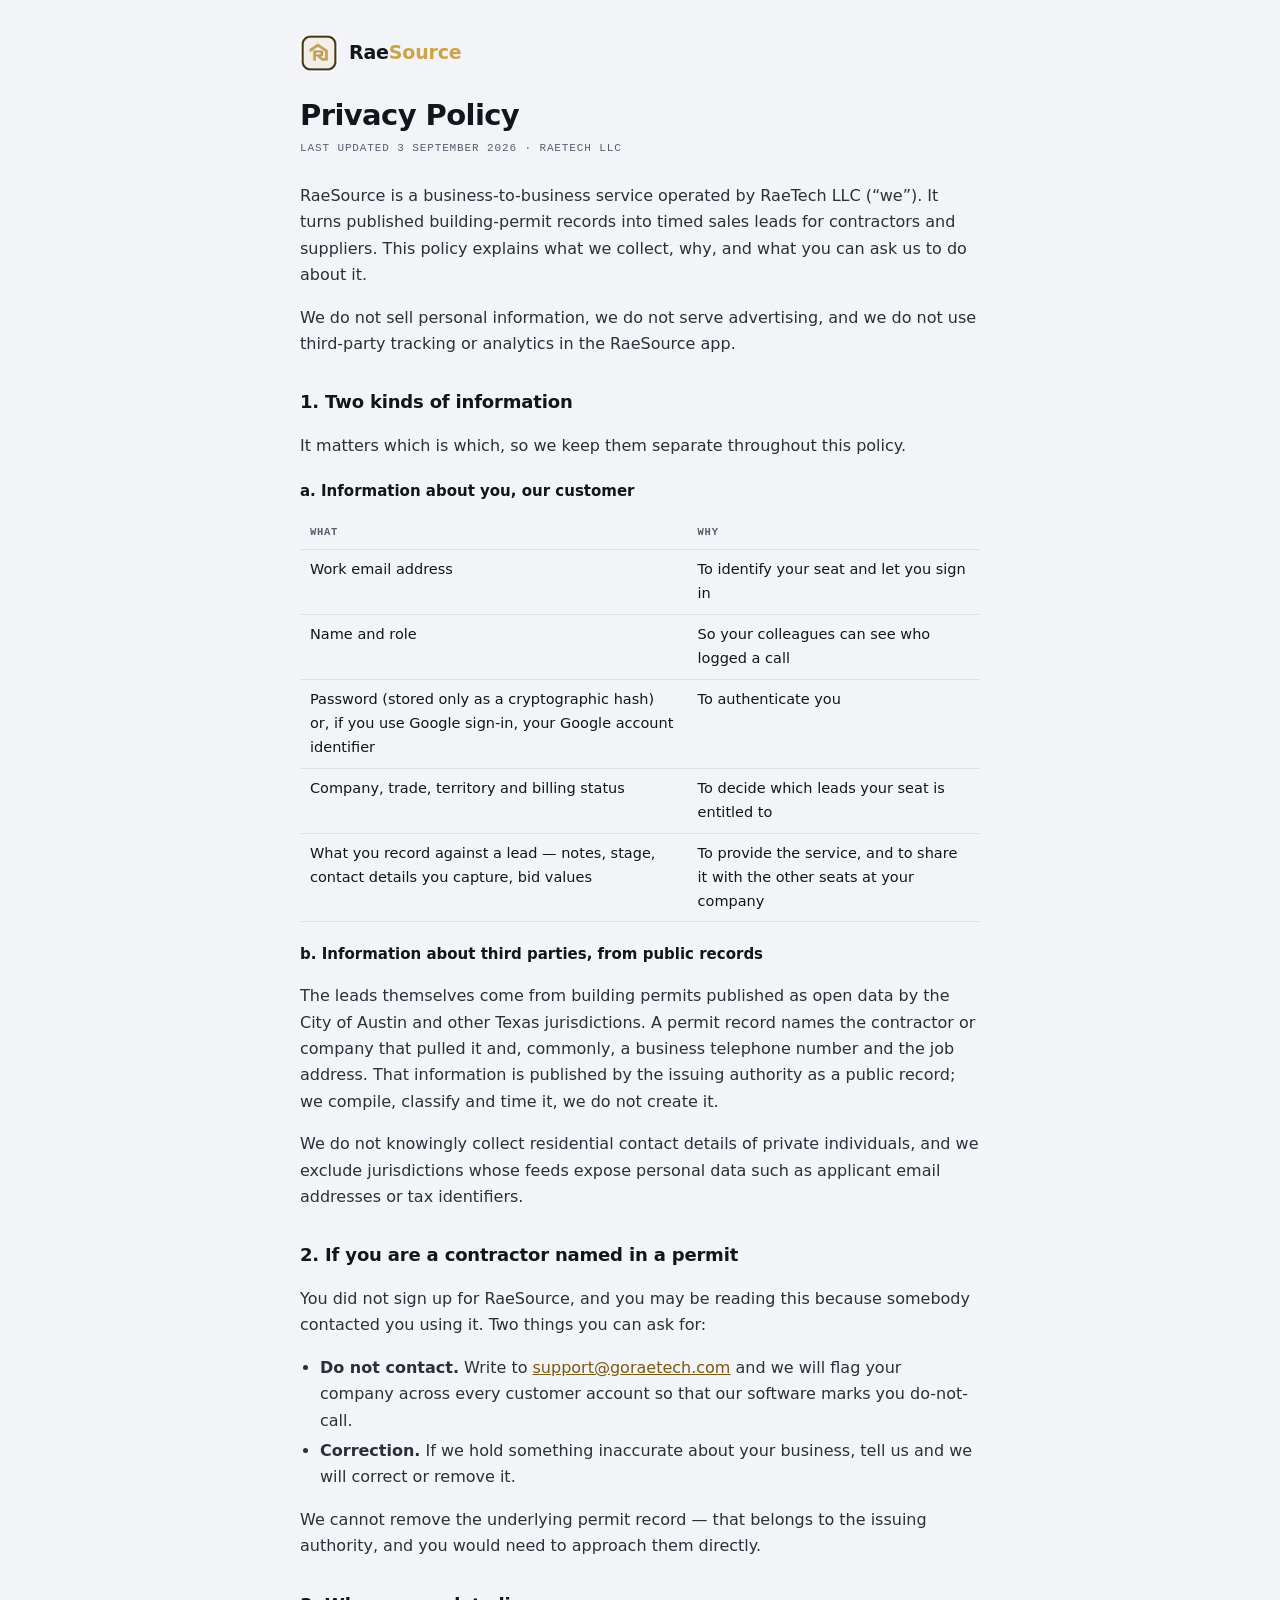
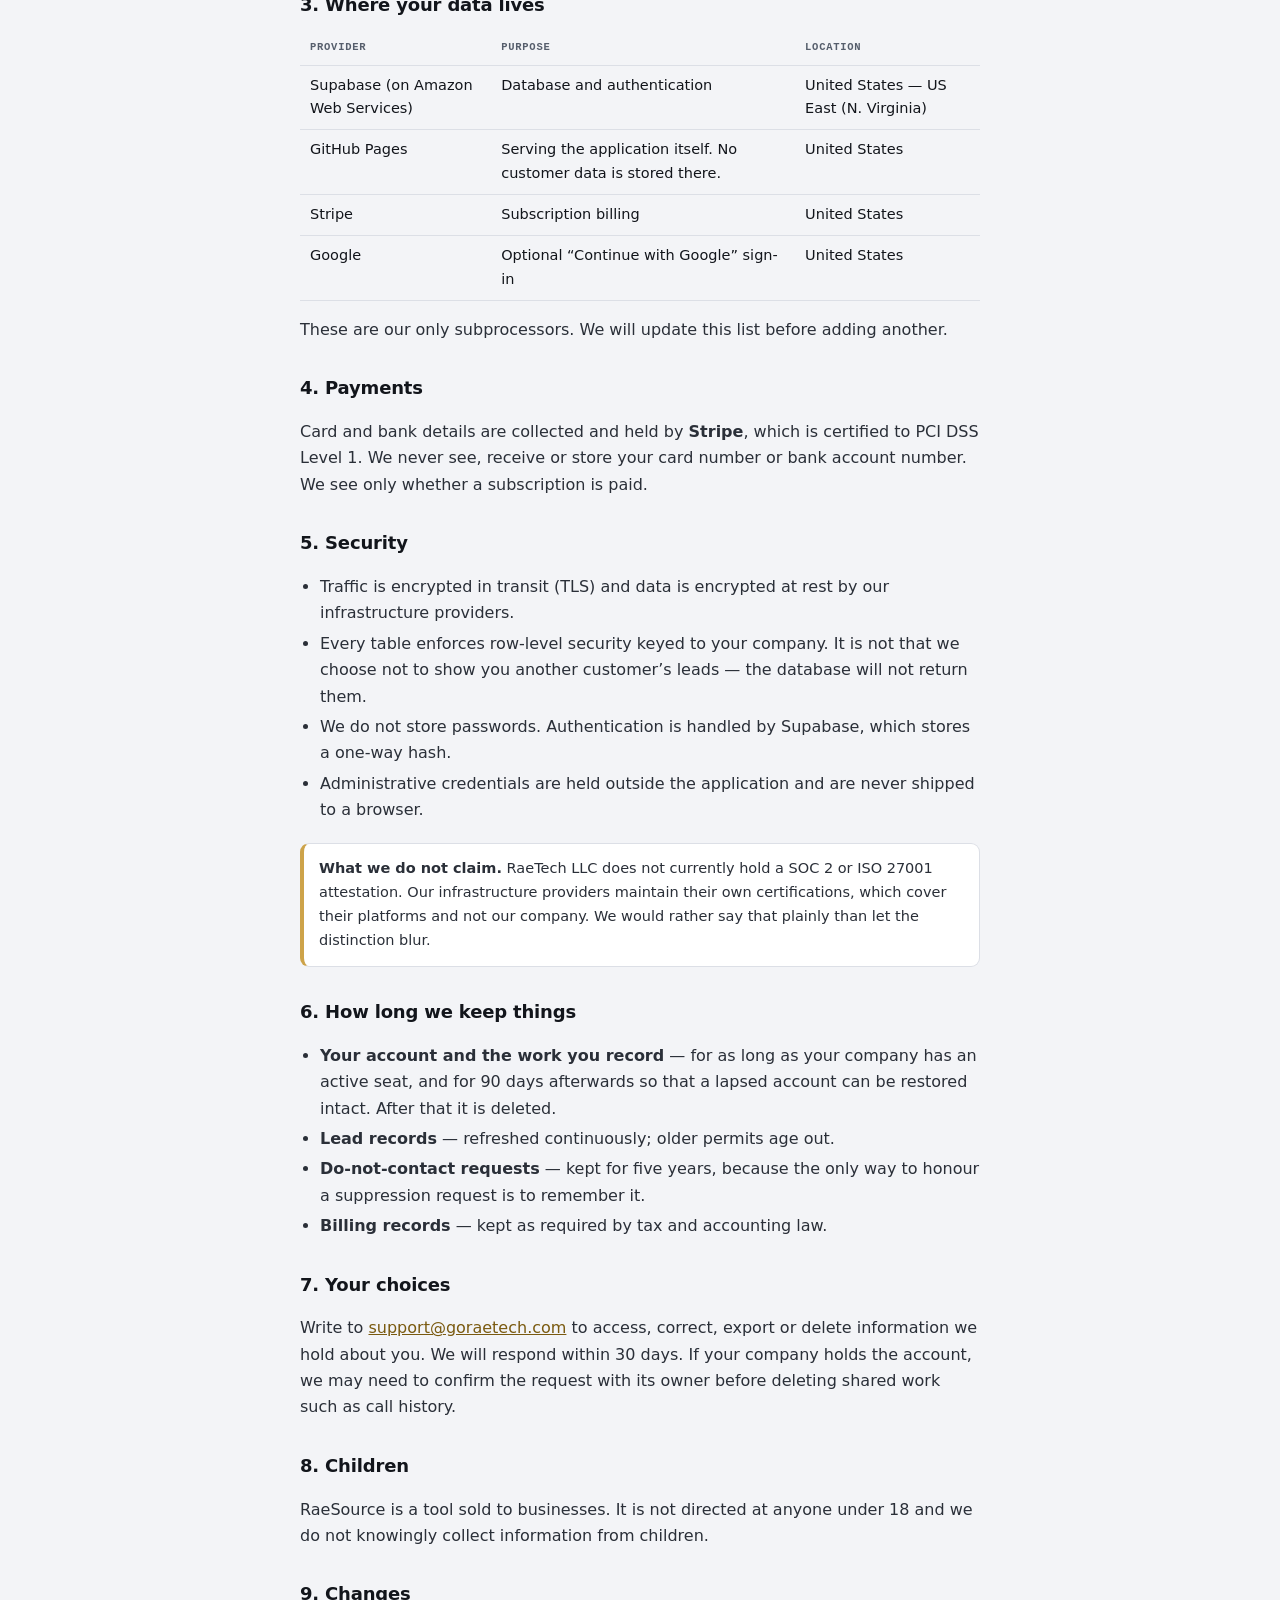
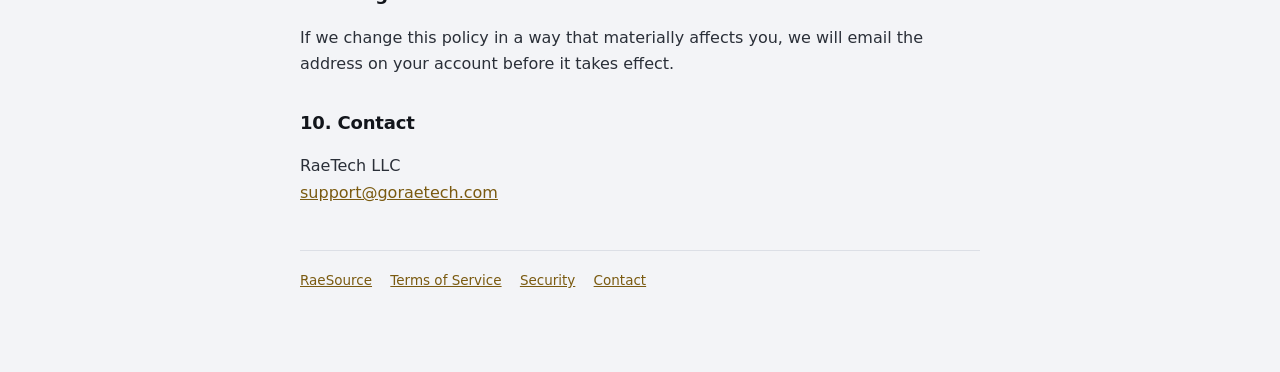
<file: privacy.html>
<!doctype html>
<html lang="en"><head>
<meta charset="utf-8">
<meta name="viewport" content="width=device-width,initial-scale=1">
<title>Privacy Policy — RaeSource</title>
<link rel="stylesheet" href="legal.css">
</head><body>
<div class="wrap">

<header>
  <img src="icon-192.png" alt="">
  <span class="wm">Rae<span>Source</span></span>
</header>

<h1>Privacy Policy</h1>
<p class="sub">Last updated 3 September 2026 &middot; RaeTech LLC</p>

<p>RaeSource is a business-to-business service operated by RaeTech LLC (&ldquo;we&rdquo;).
It turns published building-permit records into timed sales leads for contractors
and suppliers. This policy explains what we collect, why, and what you can ask us
to do about it.</p>

<p>We do not sell personal information, we do not serve advertising, and we do not
use third-party tracking or analytics in the RaeSource app.</p>

<h2>1. Two kinds of information</h2>

<p>It matters which is which, so we keep them separate throughout this policy.</p>

<h3>a. Information about you, our customer</h3>
<table>
  <tr><th>What</th><th>Why</th></tr>
  <tr><td>Work email address</td><td>To identify your seat and let you sign in</td></tr>
  <tr><td>Name and role</td><td>So your colleagues can see who logged a call</td></tr>
  <tr><td>Password (stored only as a cryptographic hash) or, if you use Google
      sign-in, your Google account identifier</td><td>To authenticate you</td></tr>
  <tr><td>Company, trade, territory and billing status</td>
      <td>To decide which leads your seat is entitled to</td></tr>
  <tr><td>What you record against a lead &mdash; notes, stage, contact details you
      capture, bid values</td><td>To provide the service, and to share it with the
      other seats at your company</td></tr>
</table>

<h3>b. Information about third parties, from public records</h3>

<p>The leads themselves come from building permits published as open data by the
City of Austin and other Texas jurisdictions. A permit record names the contractor
or company that pulled it and, commonly, a business telephone number and the job
address. That information is published by the issuing authority as a public record;
we compile, classify and time it, we do not create it.</p>

<p>We do not knowingly collect residential contact details of private individuals,
and we exclude jurisdictions whose feeds expose personal data such as applicant
email addresses or tax identifiers.</p>

<h2>2. If you are a contractor named in a permit</h2>

<p>You did not sign up for RaeSource, and you may be reading this because somebody
contacted you using it. Two things you can ask for:</p>

<ul>
  <li><b>Do not contact.</b> Write to
    <a href="mailto:support@goraetech.com">support@goraetech.com</a> and we will
    flag your company across every customer account so that our software marks you
    do-not-call.</li>
  <li><b>Correction.</b> If we hold something inaccurate about your business, tell
    us and we will correct or remove it.</li>
</ul>

<p>We cannot remove the underlying permit record &mdash; that belongs to the
issuing authority, and you would need to approach them directly.</p>

<h2>3. Where your data lives</h2>

<table>
  <tr><th>Provider</th><th>Purpose</th><th>Location</th></tr>
  <tr><td>Supabase (on Amazon Web Services)</td><td>Database and authentication</td>
      <td>United States &mdash; US East (N. Virginia)</td></tr>
  <tr><td>GitHub Pages</td><td>Serving the application itself. No customer data is
      stored there.</td><td>United States</td></tr>
  <tr><td>Stripe</td><td>Subscription billing</td><td>United States</td></tr>
  <tr><td>Google</td><td>Optional &ldquo;Continue with Google&rdquo; sign-in</td>
      <td>United States</td></tr>
</table>

<p>These are our only subprocessors. We will update this list before adding another.</p>

<h2>4. Payments</h2>

<p>Card and bank details are collected and held by <b>Stripe</b>, which is certified
to PCI DSS Level 1. We never see, receive or store your card number or bank account
number. We see only whether a subscription is paid.</p>

<h2>5. Security</h2>

<ul>
  <li>Traffic is encrypted in transit (TLS) and data is encrypted at rest by our
      infrastructure providers.</li>
  <li>Every table enforces row-level security keyed to your company. It is not that
      we choose not to show you another customer&rsquo;s leads &mdash; the database
      will not return them.</li>
  <li>We do not store passwords. Authentication is handled by Supabase, which stores
      a one-way hash.</li>
  <li>Administrative credentials are held outside the application and are never
      shipped to a browser.</li>
</ul>

<p class="note"><b>What we do not claim.</b> RaeTech LLC does not currently hold a
SOC 2 or ISO 27001 attestation. Our infrastructure providers maintain their own
certifications, which cover their platforms and not our company. We would rather
say that plainly than let the distinction blur.</p>

<h2>6. How long we keep things</h2>

<ul>
  <li><b>Your account and the work you record</b> &mdash; for as long as your
      company has an active seat, and for 90 days afterwards so that a lapsed
      account can be restored intact. After that it is deleted.</li>
  <li><b>Lead records</b> &mdash; refreshed continuously; older permits age out.</li>
  <li><b>Do-not-contact requests</b> &mdash; kept for five years, because the only
      way to honour a suppression request is to remember it.</li>
  <li><b>Billing records</b> &mdash; kept as required by tax and accounting law.</li>
</ul>

<h2>7. Your choices</h2>

<p>Write to <a href="mailto:support@goraetech.com">support@goraetech.com</a> to
access, correct, export or delete information we hold about you. We will respond
within 30 days. If your company holds the account, we may need to confirm the
request with its owner before deleting shared work such as call history.</p>

<h2>8. Children</h2>

<p>RaeSource is a tool sold to businesses. It is not directed at anyone under 18 and
we do not knowingly collect information from children.</p>

<h2>9. Changes</h2>

<p>If we change this policy in a way that materially affects you, we will email the
address on your account before it takes effect.</p>

<h2>10. Contact</h2>

<p>RaeTech LLC<br>
<a href="mailto:support@goraetech.com">support@goraetech.com</a></p>

<footer>
  <a href="/">RaeSource</a>
  <a href="terms.html">Terms of Service</a>
  <a href="security.html">Security</a>
  <a href="mailto:support@goraetech.com">Contact</a>
</footer>

</div>
</body></html>
</file>
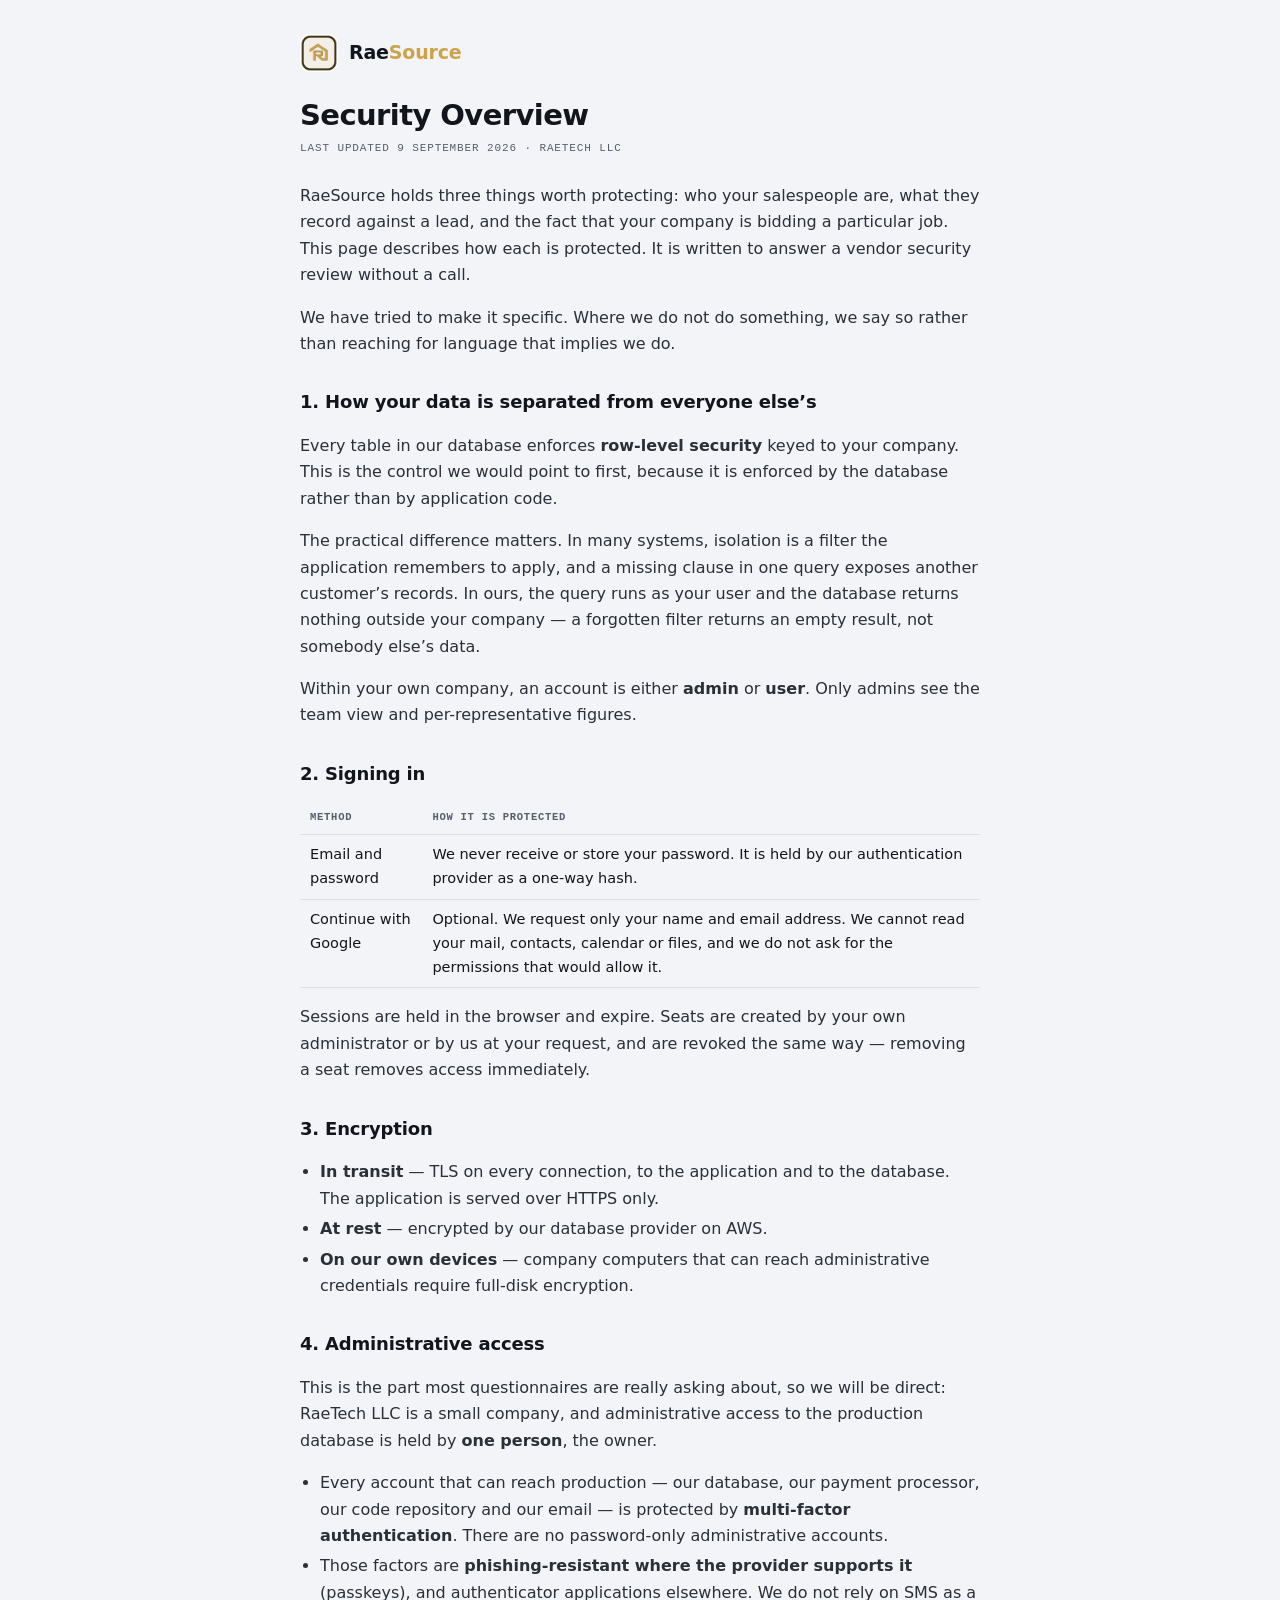
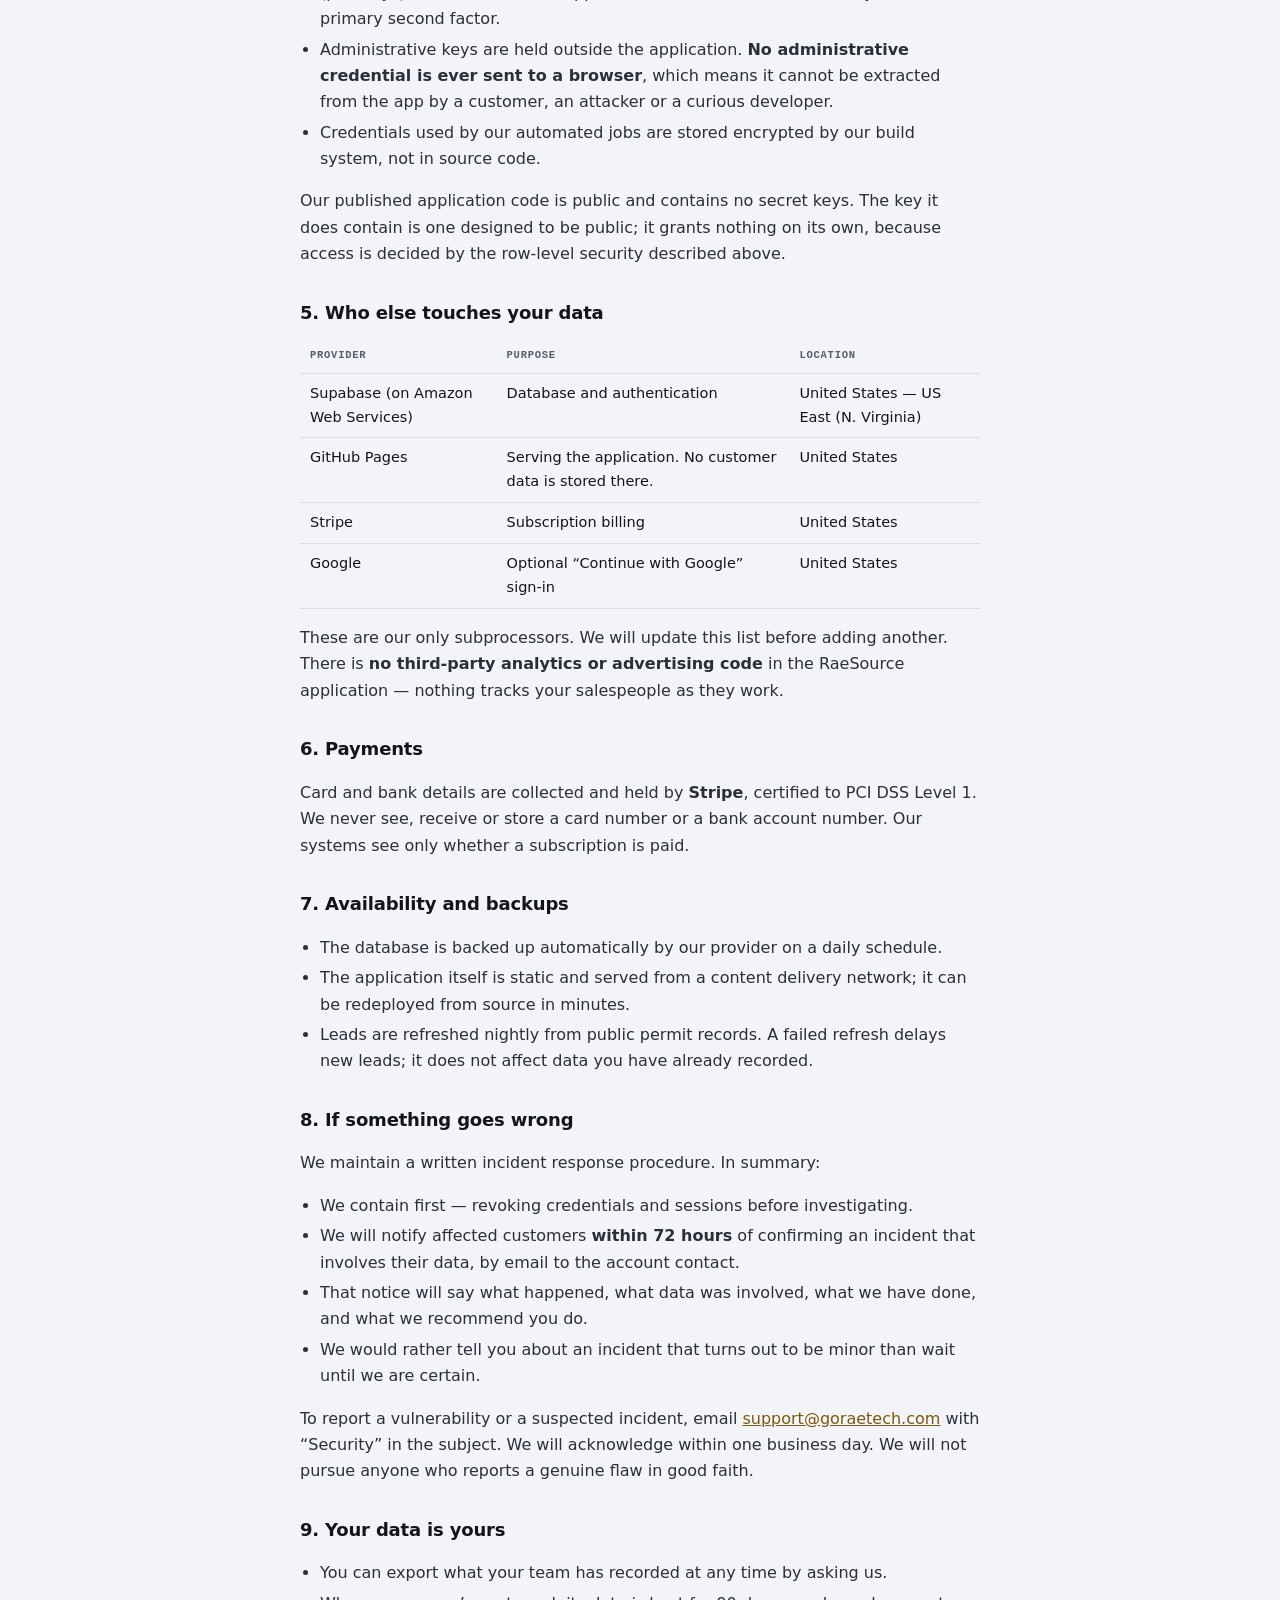
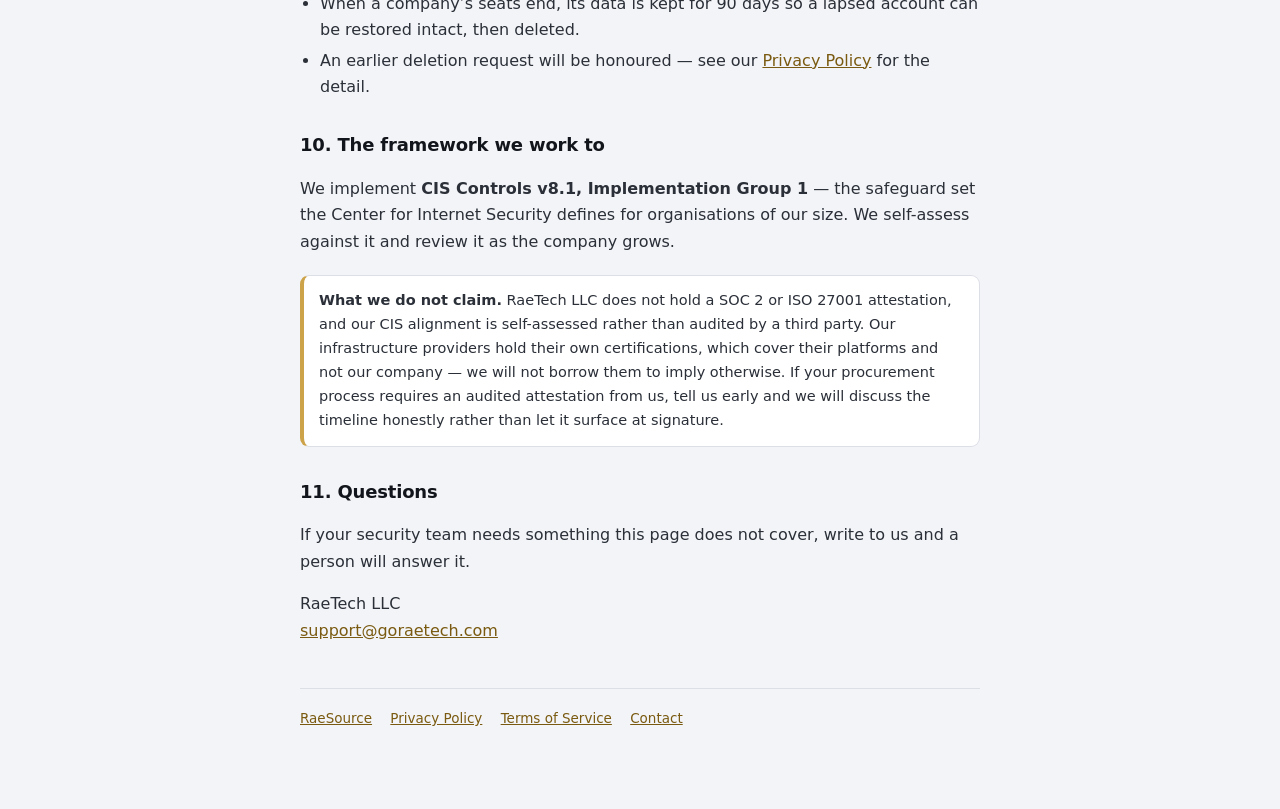
<file: security.html>
<!doctype html>
<html lang="en"><head>
<meta charset="utf-8">
<meta name="viewport" content="width=device-width,initial-scale=1">
<title>Security Overview — RaeSource</title>
<link rel="stylesheet" href="legal.css">
</head><body>
<div class="wrap">

<header>
  <img src="icon-192.png" alt="">
  <span class="wm">Rae<span>Source</span></span>
</header>

<h1>Security Overview</h1>
<p class="sub">Last updated 9 September 2026 &middot; RaeTech LLC</p>

<p>RaeSource holds three things worth protecting: who your salespeople are, what
they record against a lead, and the fact that your company is bidding a particular
job. This page describes how each is protected. It is written to answer a vendor
security review without a call.</p>

<p>We have tried to make it specific. Where we do not do something, we say so
rather than reaching for language that implies we do.</p>

<h2>1. How your data is separated from everyone else&rsquo;s</h2>

<p>Every table in our database enforces <b>row-level security</b> keyed to your
company. This is the control we would point to first, because it is enforced by
the database rather than by application code.</p>

<p>The practical difference matters. In many systems, isolation is a filter the
application remembers to apply, and a missing clause in one query exposes another
customer&rsquo;s records. In ours, the query runs as your user and the database
returns nothing outside your company &mdash; a forgotten filter returns an empty
result, not somebody else&rsquo;s data.</p>

<p>Within your own company, an account is either <b>admin</b> or <b>user</b>.
Only admins see the team view and per-representative figures.</p>

<h2>2. Signing in</h2>

<table>
  <tr><th>Method</th><th>How it is protected</th></tr>
  <tr><td>Email and password</td>
      <td>We never receive or store your password. It is held by our
          authentication provider as a one-way hash.</td></tr>
  <tr><td>Continue with Google</td>
      <td>Optional. We request only your name and email address. We cannot read
          your mail, contacts, calendar or files, and we do not ask for the
          permissions that would allow it.</td></tr>
</table>

<p>Sessions are held in the browser and expire. Seats are created by your own
administrator or by us at your request, and are revoked the same way &mdash;
removing a seat removes access immediately.</p>

<h2>3. Encryption</h2>

<ul>
  <li><b>In transit</b> &mdash; TLS on every connection, to the application and to
      the database. The application is served over HTTPS only.</li>
  <li><b>At rest</b> &mdash; encrypted by our database provider on AWS.</li>
  <li><b>On our own devices</b> &mdash; company computers that can reach
      administrative credentials require full-disk encryption.</li>
</ul>

<h2>4. Administrative access</h2>

<p>This is the part most questionnaires are really asking about, so we will be
direct: RaeTech LLC is a small company, and administrative access to the
production database is held by <b>one person</b>, the owner.</p>

<ul>
  <li>Every account that can reach production &mdash; our database, our payment
      processor, our code repository and our email &mdash; is protected by
      <b>multi-factor authentication</b>. There are no password-only administrative
      accounts.</li>
  <li>Those factors are <b>phishing-resistant where the provider supports it</b>
      (passkeys), and authenticator applications elsewhere. We do not rely on SMS
      as a primary second factor.</li>
  <li>Administrative keys are held outside the application. <b>No administrative
      credential is ever sent to a browser</b>, which means it cannot be extracted
      from the app by a customer, an attacker or a curious developer.</li>
  <li>Credentials used by our automated jobs are stored encrypted by our build
      system, not in source code.</li>
</ul>

<p>Our published application code is public and contains no secret keys. The key
it does contain is one designed to be public; it grants nothing on its own,
because access is decided by the row-level security described above.</p>

<h2>5. Who else touches your data</h2>

<table>
  <tr><th>Provider</th><th>Purpose</th><th>Location</th></tr>
  <tr><td>Supabase (on Amazon Web Services)</td><td>Database and authentication</td>
      <td>United States &mdash; US East (N. Virginia)</td></tr>
  <tr><td>GitHub Pages</td><td>Serving the application. No customer data is stored
      there.</td><td>United States</td></tr>
  <tr><td>Stripe</td><td>Subscription billing</td><td>United States</td></tr>
  <tr><td>Google</td><td>Optional &ldquo;Continue with Google&rdquo; sign-in</td>
      <td>United States</td></tr>
</table>

<p>These are our only subprocessors. We will update this list before adding
another. There is <b>no third-party analytics or advertising code</b> in the
RaeSource application &mdash; nothing tracks your salespeople as they work.</p>

<h2>6. Payments</h2>

<p>Card and bank details are collected and held by <b>Stripe</b>, certified to
PCI DSS Level 1. We never see, receive or store a card number or a bank account
number. Our systems see only whether a subscription is paid.</p>

<h2>7. Availability and backups</h2>

<ul>
  <li>The database is backed up automatically by our provider on a daily schedule.</li>
  <li>The application itself is static and served from a content delivery network;
      it can be redeployed from source in minutes.</li>
  <li>Leads are refreshed nightly from public permit records. A failed refresh
      delays new leads; it does not affect data you have already recorded.</li>
</ul>

<h2>8. If something goes wrong</h2>

<p>We maintain a written incident response procedure. In summary:</p>

<ul>
  <li>We contain first &mdash; revoking credentials and sessions before
      investigating.</li>
  <li>We will notify affected customers <b>within 72 hours</b> of confirming an
      incident that involves their data, by email to the account contact.</li>
  <li>That notice will say what happened, what data was involved, what we have
      done, and what we recommend you do.</li>
  <li>We would rather tell you about an incident that turns out to be minor than
      wait until we are certain.</li>
</ul>

<p>To report a vulnerability or a suspected incident, email
<a href="mailto:support@goraetech.com">support@goraetech.com</a> with
&ldquo;Security&rdquo; in the subject. We will acknowledge within one business day.
We will not pursue anyone who reports a genuine flaw in good faith.</p>

<h2>9. Your data is yours</h2>

<ul>
  <li>You can export what your team has recorded at any time by asking us.</li>
  <li>When a company&rsquo;s seats end, its data is kept for 90 days so a lapsed
      account can be restored intact, then deleted.</li>
  <li>An earlier deletion request will be honoured &mdash; see our
      <a href="privacy.html">Privacy Policy</a> for the detail.</li>
</ul>

<h2>10. The framework we work to</h2>

<p>We implement <b>CIS Controls v8.1, Implementation Group 1</b> &mdash; the
safeguard set the Center for Internet Security defines for organisations of our
size. We self-assess against it and review it as the company grows.</p>

<p class="note"><b>What we do not claim.</b> RaeTech LLC does not hold a SOC&nbsp;2
or ISO&nbsp;27001 attestation, and our CIS alignment is self-assessed rather than
audited by a third party. Our infrastructure providers hold their own
certifications, which cover their platforms and not our company &mdash; we will
not borrow them to imply otherwise. If your procurement process requires an
audited attestation from us, tell us early and we will discuss the timeline
honestly rather than let it surface at signature.</p>

<h2>11. Questions</h2>

<p>If your security team needs something this page does not cover, write to us and
a person will answer it.</p>

<p>RaeTech LLC<br>
<a href="mailto:support@goraetech.com">support@goraetech.com</a></p>

<footer>
  <a href="/">RaeSource</a>
  <a href="privacy.html">Privacy Policy</a>
  <a href="terms.html">Terms of Service</a>
  <a href="mailto:support@goraetech.com">Contact</a>
</footer>

</div>
</body></html>
</file>
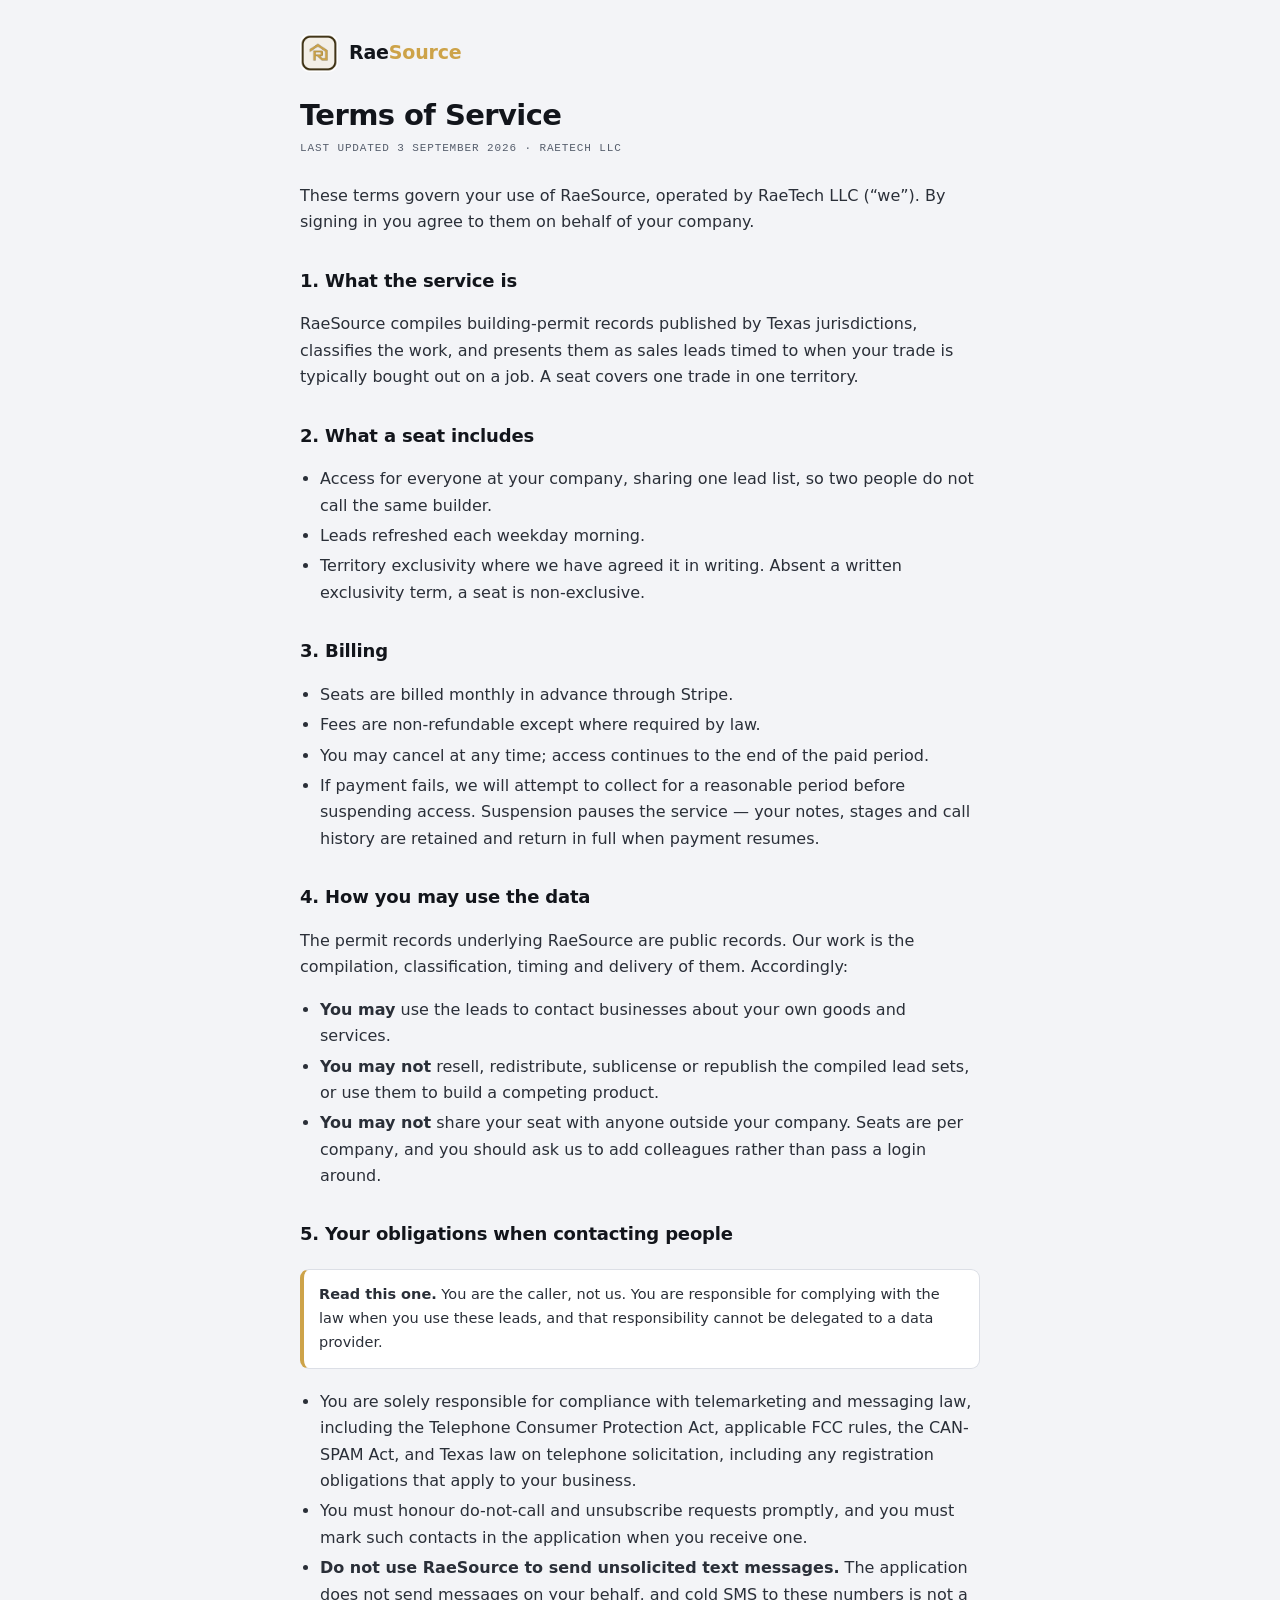
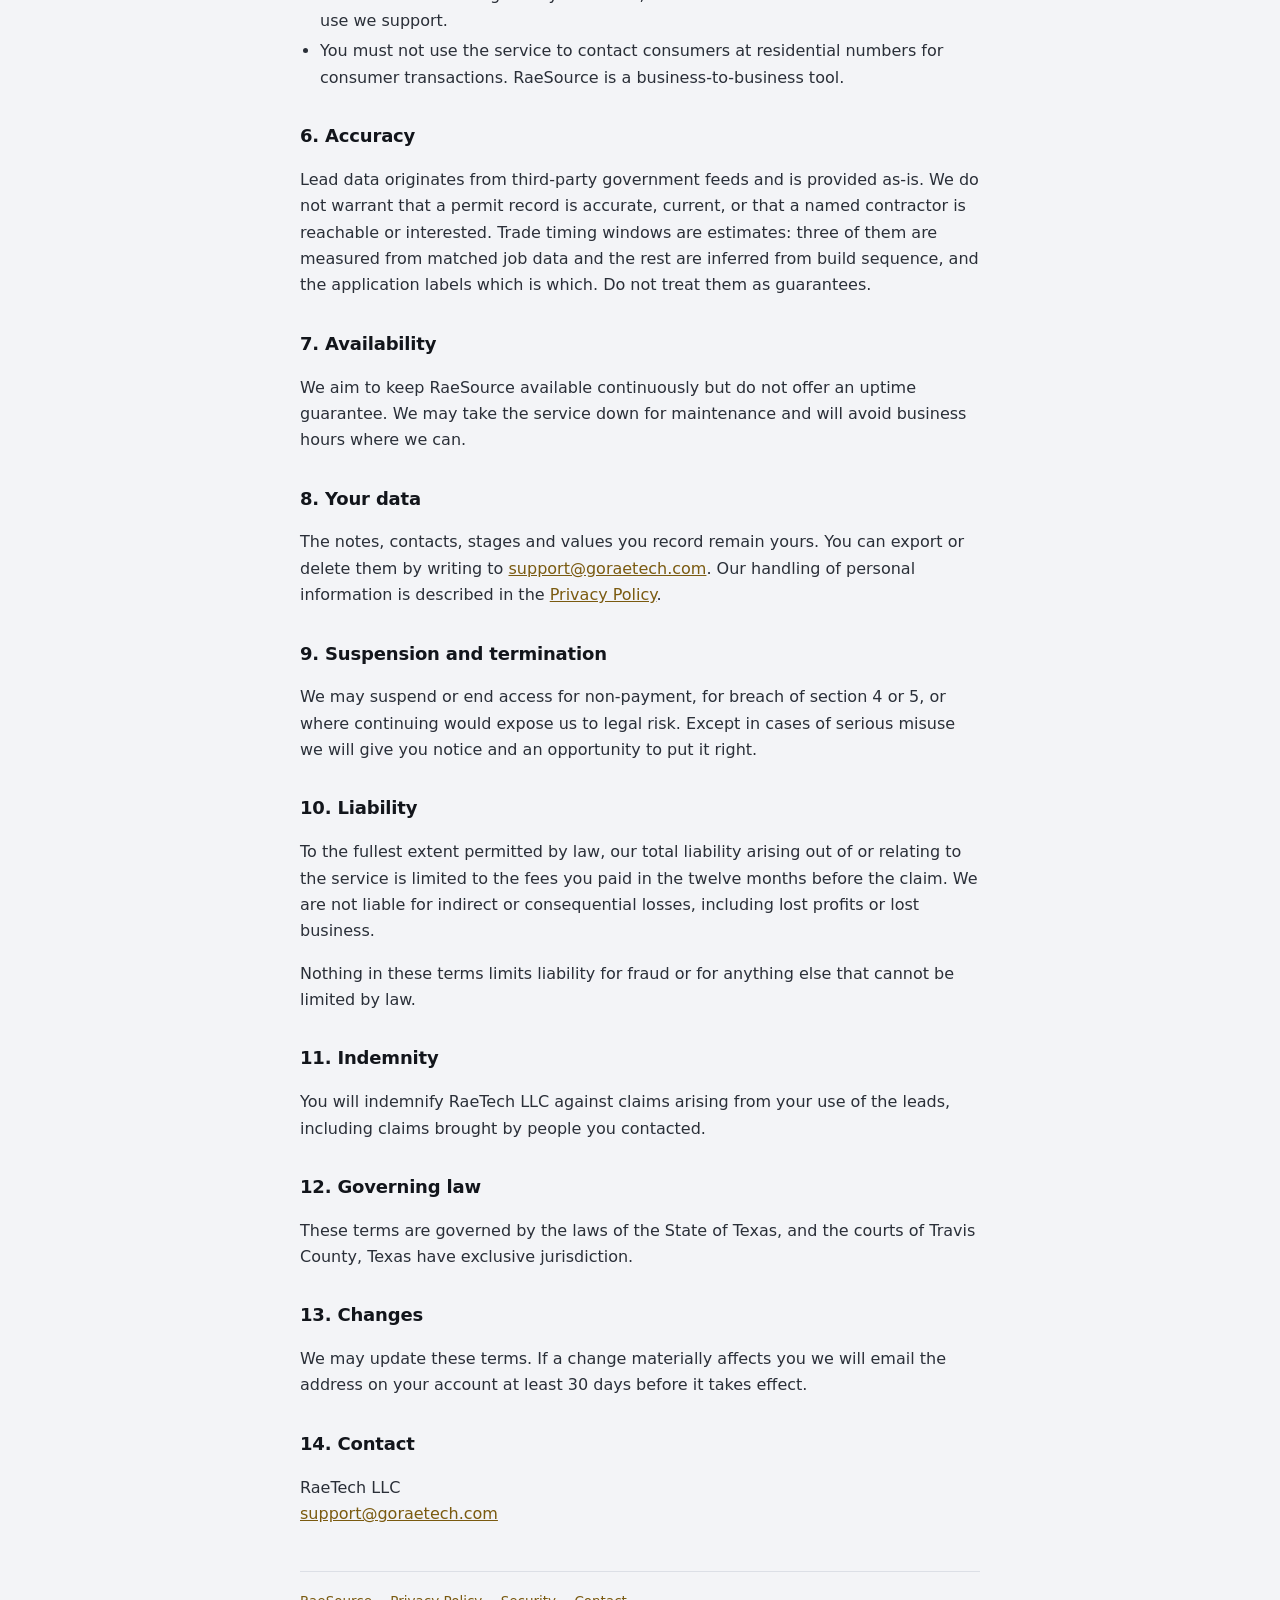
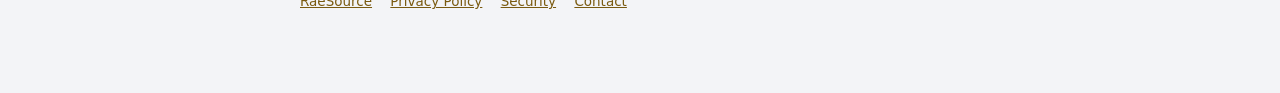
<file: terms.html>
<!doctype html>
<html lang="en"><head>
<meta charset="utf-8">
<meta name="viewport" content="width=device-width,initial-scale=1">
<title>Terms of Service — RaeSource</title>
<link rel="stylesheet" href="legal.css">
</head><body>
<div class="wrap">

<header>
  <img src="icon-192.png" alt="">
  <span class="wm">Rae<span>Source</span></span>
</header>

<h1>Terms of Service</h1>
<p class="sub">Last updated 3 September 2026 &middot; RaeTech LLC</p>

<p>These terms govern your use of RaeSource, operated by RaeTech LLC
(&ldquo;we&rdquo;). By signing in you agree to them on behalf of your company.</p>

<h2>1. What the service is</h2>

<p>RaeSource compiles building-permit records published by Texas jurisdictions,
classifies the work, and presents them as sales leads timed to when your trade is
typically bought out on a job. A seat covers one trade in one territory.</p>

<h2>2. What a seat includes</h2>

<ul>
  <li>Access for everyone at your company, sharing one lead list, so two people do
      not call the same builder.</li>
  <li>Leads refreshed each weekday morning.</li>
  <li>Territory exclusivity where we have agreed it in writing. Absent a written
      exclusivity term, a seat is non-exclusive.</li>
</ul>

<h2>3. Billing</h2>

<ul>
  <li>Seats are billed monthly in advance through Stripe.</li>
  <li>Fees are non-refundable except where required by law.</li>
  <li>You may cancel at any time; access continues to the end of the paid period.</li>
  <li>If payment fails, we will attempt to collect for a reasonable period before
      suspending access. Suspension pauses the service &mdash; your notes, stages
      and call history are retained and return in full when payment resumes.</li>
</ul>

<h2>4. How you may use the data</h2>

<p>The permit records underlying RaeSource are public records. Our work is the
compilation, classification, timing and delivery of them. Accordingly:</p>

<ul>
  <li><b>You may</b> use the leads to contact businesses about your own goods and
      services.</li>
  <li><b>You may not</b> resell, redistribute, sublicense or republish the compiled
      lead sets, or use them to build a competing product.</li>
  <li><b>You may not</b> share your seat with anyone outside your company. Seats are
      per company, and you should ask us to add colleagues rather than pass a login
      around.</li>
</ul>

<h2>5. Your obligations when contacting people</h2>

<p class="note"><b>Read this one.</b> You are the caller, not us. You are responsible
for complying with the law when you use these leads, and that responsibility cannot
be delegated to a data provider.</p>

<ul>
  <li>You are solely responsible for compliance with telemarketing and messaging law,
      including the Telephone Consumer Protection Act, applicable FCC rules, the CAN-SPAM
      Act, and Texas law on telephone solicitation, including any registration
      obligations that apply to your business.</li>
  <li>You must honour do-not-call and unsubscribe requests promptly, and you must mark
      such contacts in the application when you receive one.</li>
  <li><b>Do not use RaeSource to send unsolicited text messages.</b> The application
      does not send messages on your behalf, and cold SMS to these numbers is not a
      use we support.</li>
  <li>You must not use the service to contact consumers at residential numbers for
      consumer transactions. RaeSource is a business-to-business tool.</li>
</ul>

<h2>6. Accuracy</h2>

<p>Lead data originates from third-party government feeds and is provided as-is. We
do not warrant that a permit record is accurate, current, or that a named contractor
is reachable or interested. Trade timing windows are estimates: three of them are
measured from matched job data and the rest are inferred from build sequence, and the
application labels which is which. Do not treat them as guarantees.</p>

<h2>7. Availability</h2>

<p>We aim to keep RaeSource available continuously but do not offer an uptime
guarantee. We may take the service down for maintenance and will avoid business hours
where we can.</p>

<h2>8. Your data</h2>

<p>The notes, contacts, stages and values you record remain yours. You can export or
delete them by writing to
<a href="mailto:support@goraetech.com">support@goraetech.com</a>. Our handling of
personal information is described in the <a href="privacy.html">Privacy Policy</a>.</p>

<h2>9. Suspension and termination</h2>

<p>We may suspend or end access for non-payment, for breach of section 4 or 5, or
where continuing would expose us to legal risk. Except in cases of serious misuse we
will give you notice and an opportunity to put it right.</p>

<h2>10. Liability</h2>

<p>To the fullest extent permitted by law, our total liability arising out of or
relating to the service is limited to the fees you paid in the twelve months before
the claim. We are not liable for indirect or consequential losses, including lost
profits or lost business.</p>

<p>Nothing in these terms limits liability for fraud or for anything else that cannot
be limited by law.</p>

<h2>11. Indemnity</h2>

<p>You will indemnify RaeTech LLC against claims arising from your use of the leads,
including claims brought by people you contacted.</p>

<h2>12. Governing law</h2>

<p>These terms are governed by the laws of the State of Texas, and the courts of
Travis County, Texas have exclusive jurisdiction.</p>

<h2>13. Changes</h2>

<p>We may update these terms. If a change materially affects you we will email the
address on your account at least 30 days before it takes effect.</p>

<h2>14. Contact</h2>

<p>RaeTech LLC<br>
<a href="mailto:support@goraetech.com">support@goraetech.com</a></p>

<footer>
  <a href="/">RaeSource</a>
  <a href="privacy.html">Privacy Policy</a>
  <a href="security.html">Security</a>
  <a href="mailto:support@goraetech.com">Contact</a>
</footer>

</div>
</body></html>
</file>
<file: legal.css>
:root{
  --ground:#F3F4F7; --surface:#FFFFFF; --ink:#12151B; --muted:#565E6C;
  --rule:#DCDFE6; --accent:#7A5A10; --brand:#CDA349;
  --mono:ui-monospace,SFMono-Regular,Menlo,monospace;
  --sans:-apple-system,BlinkMacSystemFont,"Segoe UI",system-ui,sans-serif;
  color-scheme:light;
}
*{box-sizing:border-box}
body{margin:0;background:var(--ground);color:var(--ink);font:16px/1.65 var(--sans)}
.wrap{max-width:720px;margin:0 auto;padding:34px 20px 80px}
header{display:flex;align-items:center;gap:11px;margin-bottom:26px}
header img{width:38px;height:38px;border-radius:9px}
header .wm{font-size:19px;font-weight:800;letter-spacing:-.01em}
header .wm span{color:var(--brand)}
h1{font-size:29px;line-height:1.2;letter-spacing:-.02em;margin:0 0 6px}
.sub{font-family:var(--mono);font-size:11px;text-transform:uppercase;
  letter-spacing:.08em;color:var(--muted);margin:0 0 26px}
h2{font-size:18px;margin:30px 0 8px;letter-spacing:-.01em}
h3{font-size:15px;margin:20px 0 5px}
p,li{color:#2A2F38}
ul{padding-left:20px}
li{margin:4px 0}
a{color:var(--accent)}
table{width:100%;border-collapse:collapse;margin:12px 0;font-size:14.5px}
th,td{text-align:left;padding:8px 10px;border-bottom:1px solid var(--rule);
  vertical-align:top}
th{font-family:var(--mono);font-size:10.5px;text-transform:uppercase;
  letter-spacing:.07em;color:var(--muted)}
.note{background:var(--surface);border:1px solid var(--rule);border-left:4px solid var(--brand);
  border-radius:9px;padding:13px 15px;margin:20px 0;font-size:14.5px}
footer{margin-top:44px;padding-top:18px;border-top:1px solid var(--rule);
  font-size:13.5px;color:var(--muted)}
footer a{margin-right:14px}
</file>
